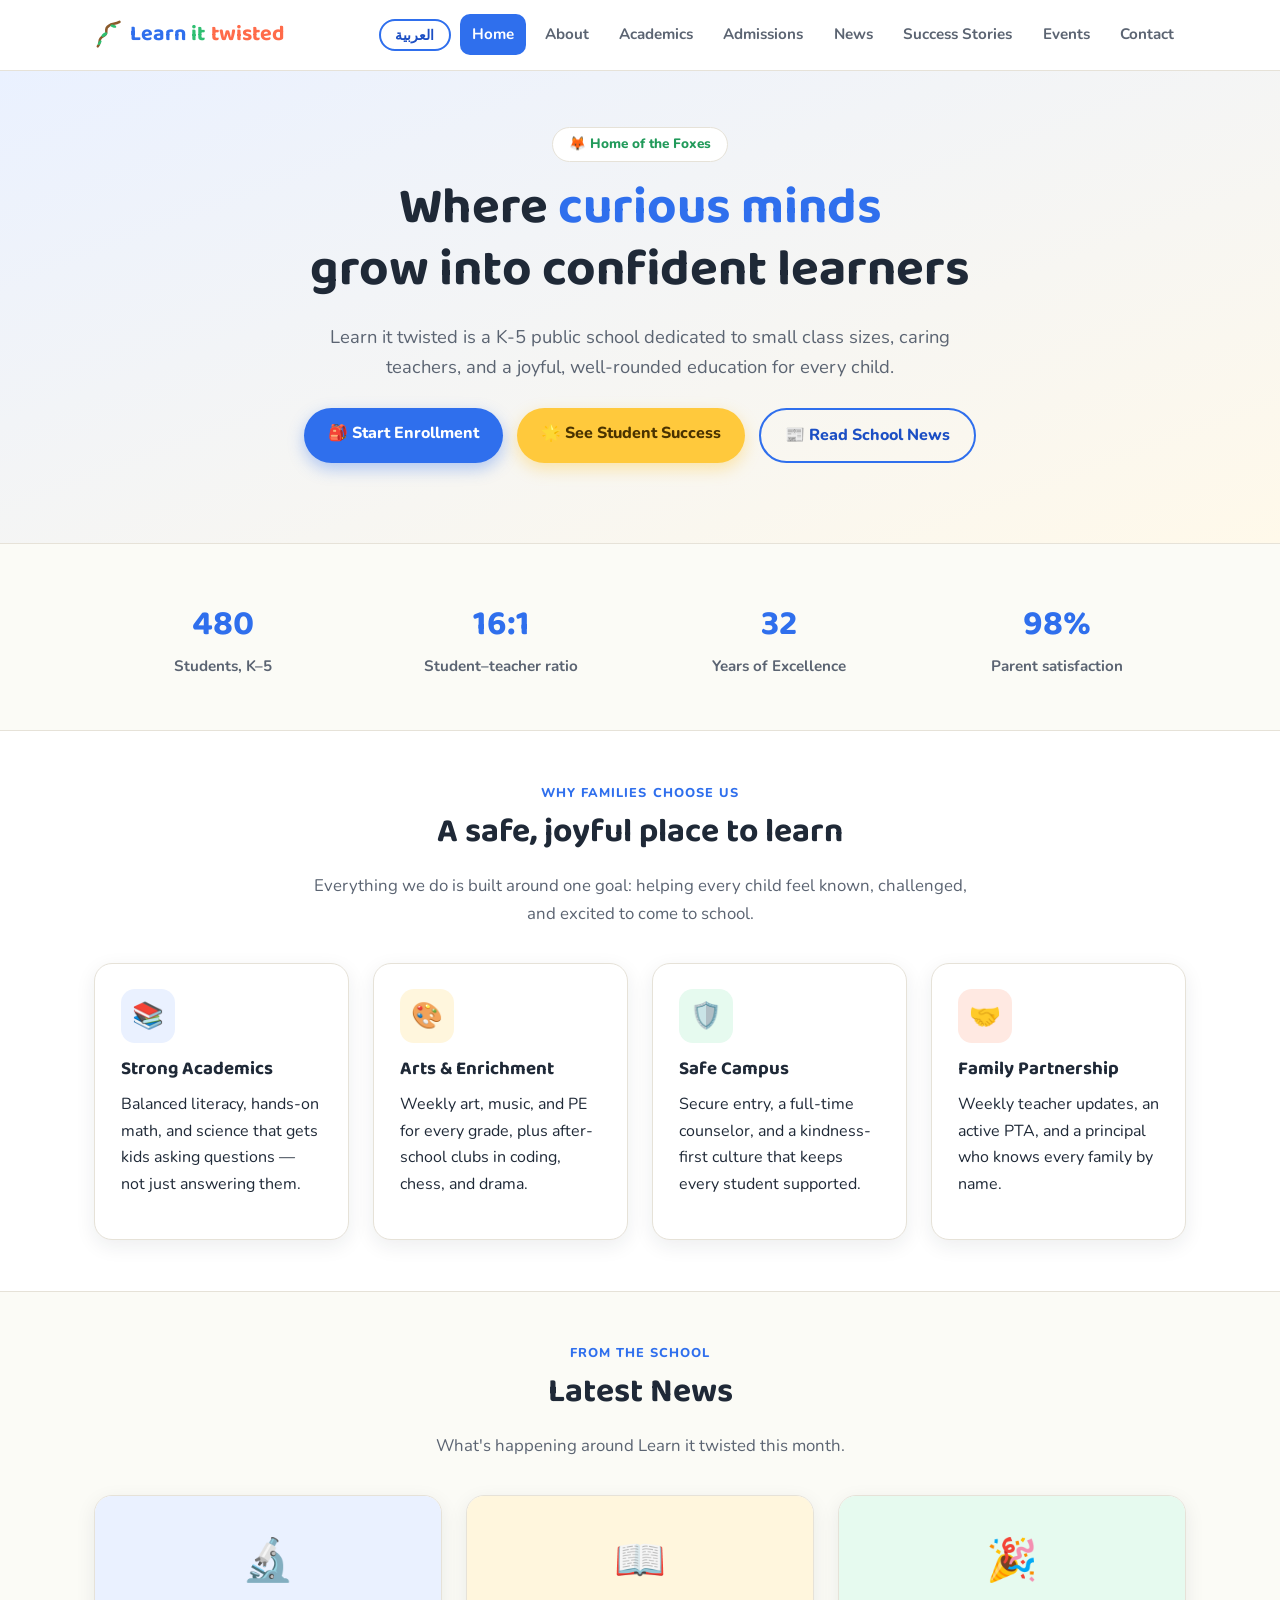
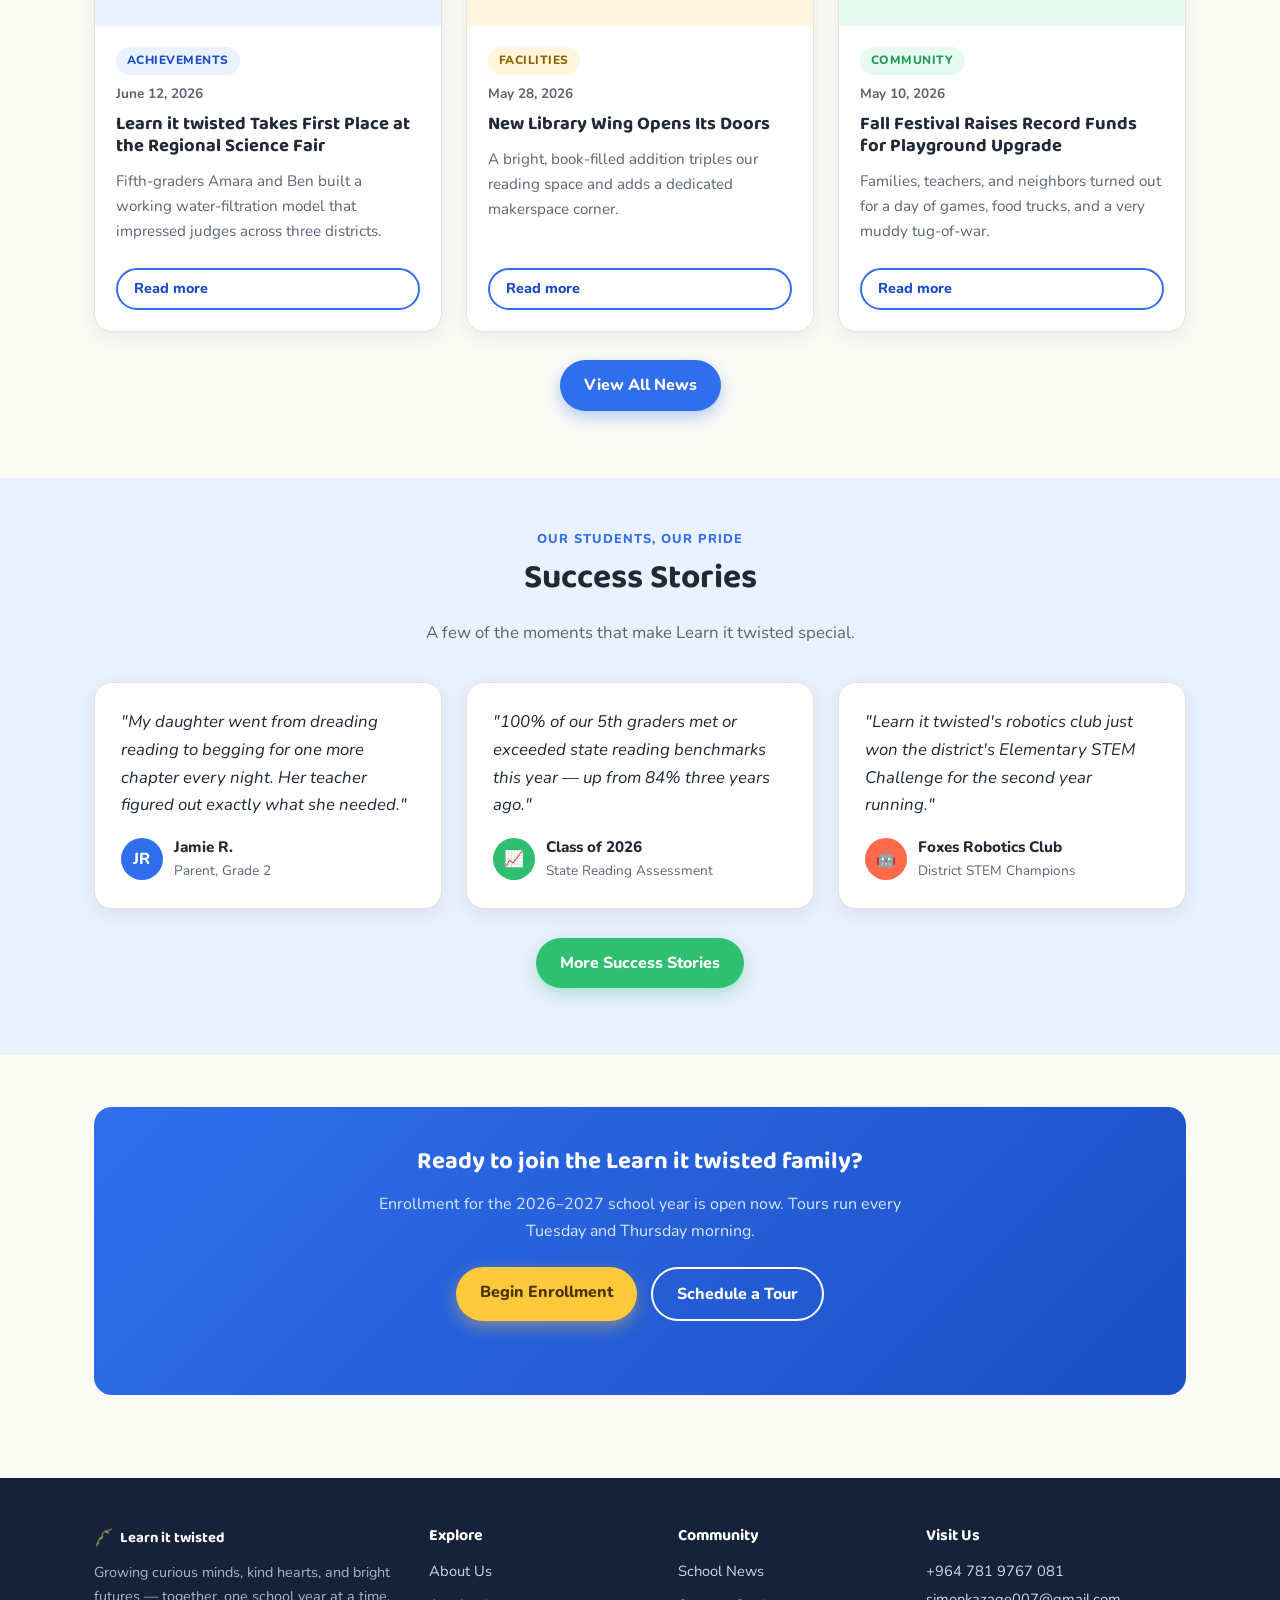
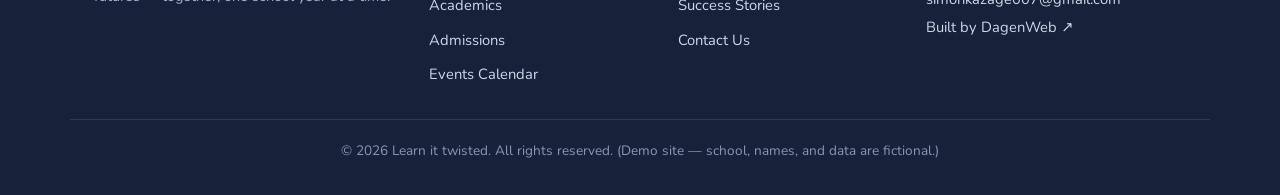
<file: index.html>
<!DOCTYPE html>
<html lang="en">
<head>
<meta charset="UTF-8">
<meta name="viewport" content="width=device-width, initial-scale=1.0">
<title>Learn it twisted</title>
<meta name="description" content="Learn it twisted — a warm, welcoming K-5 school. Explore academics, admissions, news, events, and student success stories.">
<link rel="icon" href="data:image/svg+xml,<svg xmlns=%22http://www.w3.org/2000/svg%22 viewBox=%220 0 32 32%22><path d=%22M4,28 C8,24 3,20 10,17 C17,14 9,10 16,6 C19,3 22,5 27,2%22 fill=%22none%22 stroke=%22%238b5a2b%22 stroke-width=%222.6%22 stroke-linecap=%22round%22/><ellipse cx=%2211%22 cy=%2215.5%22 rx=%223.4%22 ry=%221.7%22 fill=%22%232fbf71%22 transform=%22rotate(-35 11 15.5)%22/><ellipse cx=%2220.5%22 cy=%226.5%22 rx=%223.2%22 ry=%221.6%22 fill=%22%232fbf71%22 transform=%22rotate(15 20.5 6.5)%22/><ellipse cx=%226%22 cy=%2224%22 rx=%222.8%22 ry=%221.4%22 fill=%22%232fbf71%22 transform=%22rotate(-55 6 24)%22/></svg>">
<link rel="preconnect" href="https://fonts.googleapis.com">
<link rel="preconnect" href="https://fonts.gstatic.com" crossorigin>
<link href="https://fonts.googleapis.com/css2?family=Baloo+2:wght@500;600;700;800&family=Nunito:wght@400;600;700;800&family=Tajawal:wght@400;500;700;800&display=swap" rel="stylesheet">
<link rel="stylesheet" href="assets/css/style.css">
</head>
<body>
<header class="site-header">
    <div class="container header-inner">
        <a href="index.html" class="logo"><svg class="brand-icon" viewBox="0 0 32 32" aria-hidden="true"><path d="M4,28 C8,24 3,20 10,17 C17,14 9,10 16,6 C19,3 22,5 27,2" fill="none" stroke="#8b5a2b" stroke-width="2.6" stroke-linecap="round"/><ellipse cx="11" cy="15.5" rx="3.4" ry="1.7" fill="#2fbf71" transform="rotate(-35 11 15.5)"/><ellipse cx="20.5" cy="6.5" rx="3.2" ry="1.6" fill="#2fbf71" transform="rotate(15 20.5 6.5)"/><ellipse cx="6" cy="24" rx="2.8" ry="1.4" fill="#2fbf71" transform="rotate(-55 6 24)"/></svg> <span class="logo-m">Learn</span> <span class="logo-g">it</span> <span class="logo-e">twisted</span></a>
        <nav class="main-nav">
            <button class="lang-toggle" id="langToggle" type="button" aria-label="Switch language">العربية</button>
            <button class="nav-toggle" id="navToggle" aria-label="Toggle menu">☰</button>
            <ul id="navList">
                <li><a href="index.html" class="active" data-ar="الرئيسية">Home</a></li>
                <li><a href="about.html" data-ar="نبذة عنا">About</a></li>
                <li><a href="academics.html" data-ar="المناهج">Academics</a></li>
                <li><a href="admissions.html" data-ar="القبول">Admissions</a></li>
                <li><a href="news.html" data-ar="الأخبار">News</a></li>
                <li><a href="success.html" data-ar="قصص النجاح">Success Stories</a></li>
                <li><a href="events.html" data-ar="الفعاليات">Events</a></li>
                <li><a href="contact.html" data-ar="تواصل">Contact</a></li>
            </ul>
        </nav>
    </div>
</header>

<main>
<section class="hero">
    <div class="container hero-inner">
        <span class="hero-eyebrow" data-ar="🦊 موطن الثعالب">🦊 Home of the Foxes</span>
        <h1 data-ar-html="حيث &lt;span class=&#39;accent&#39;&gt;تنمو العقول الفضولية&lt;/span&gt;&lt;br&gt;لتصبح متعلمين واثقين">Where <span class="accent">curious minds</span><br>grow into confident learners</h1>
        <p class="hero-sub" data-ar="Learn it twisted مدرسة حكومية للمرحلة الابتدائية (من الروضة حتى الصف الخامس) تُعنى بصفوف صغيرة، ومعلمين مهتمين، وتعليم شامل وممتع لكل طفل.">Learn it twisted is a K-5 public school dedicated to small class sizes, caring teachers, and a joyful, well-rounded education for every child.</p>
        <div class="hero-actions">
            <a href="admissions.html" class="btn btn-blue" data-ar="🎒 ابدأ التسجيل">🎒 Start Enrollment</a>
            <a href="success.html" class="btn btn-yellow" data-ar="🌟 قصص نجاح الطلاب">🌟 See Student Success</a>
            <a href="news.html" class="btn btn-outline" data-ar="📰 اقرأ أخبار المدرسة">📰 Read School News</a>
        </div>
    </div>
</section>

<section class="section">
    <div class="container">
        <div class="stats-row">
            <div class="stat"><span class="stat-num">480</span><span class="stat-label" data-ar="طالبًا، من الروضة حتى الصف الخامس">Students, K–5</span></div>
            <div class="stat"><span class="stat-num">16:1</span><span class="stat-label" data-ar="نسبة الطلاب إلى المعلمين">Student–teacher ratio</span></div>
            <div class="stat"><span class="stat-num">32</span><span class="stat-label" data-ar="عامًا من التميّز">Years of Excellence</span></div>
            <div class="stat"><span class="stat-num">98%</span><span class="stat-label" data-ar="رضا أولياء الأمور">Parent satisfaction</span></div>
        </div>
    </div>
</section>

<section class="section section-alt">
    <div class="container">
        <div class="section-head">
            <span class="eyebrow" data-ar="لماذا تختارنا العائلات">Why families choose us</span>
            <h2 class="section-title" data-ar="مكان آمن وممتع للتعلّم">A safe, joyful place to learn</h2>
            <p class="section-sub" data-ar="كل ما نقوم به مبني حول هدف واحد: مساعدة كل طفل ليشعر بأنه معروف، ومتحدّى، ومتحمّس للذهاب إلى المدرسة.">Everything we do is built around one goal: helping every child feel known, challenged, and excited to come to school.</p>
        </div>
        <div class="grid grid-4">
            <div class="card">
                <div class="icon-badge bg-blue">📚</div>
                <h3 data-ar="مناهج قوية">Strong Academics</h3>
                <p data-ar="محو أمية متوازن، ورياضيات عملية، وعلوم تدفع الأطفال لطرح الأسئلة — لا الإجابة عنها فقط.">Balanced literacy, hands-on math, and science that gets kids asking questions — not just answering them.</p>
            </div>
            <div class="card">
                <div class="icon-badge bg-yellow">🎨</div>
                <h3 data-ar="الفنون والإثراء">Arts &amp; Enrichment</h3>
                <p data-ar="حصص أسبوعية في الفن والموسيقى والرياضة لكل صف، بالإضافة إلى أندية بعد المدرسة في البرمجة والشطرنج والمسرح.">Weekly art, music, and PE for every grade, plus after-school clubs in coding, chess, and drama.</p>
            </div>
            <div class="card">
                <div class="icon-badge bg-green">🛡️</div>
                <h3 data-ar="حرم آمن">Safe Campus</h3>
                <p data-ar="دخول آمن، ومرشد طلابي بدوام كامل، وثقافة تقوم على اللطف تدعم كل طالب.">Secure entry, a full-time counselor, and a kindness-first culture that keeps every student supported.</p>
            </div>
            <div class="card">
                <div class="icon-badge bg-orange">🤝</div>
                <h3 data-ar="شراكة الأسرة">Family Partnership</h3>
                <p data-ar="تحديثات أسبوعية من المعلمين، ورابطة أولياء أمور فاعلة، ومديرة تعرف كل عائلة باسمها.">Weekly teacher updates, an active PTA, and a principal who knows every family by name.</p>
            </div>
        </div>
    </div>
</section>

<section class="section">
    <div class="container">
        <div class="section-head">
            <span class="eyebrow" data-ar="من المدرسة">From the school</span>
            <h2 class="section-title" data-ar="آخر الأخبار">Latest News</h2>
            <p class="section-sub" data-ar="ما الذي يحدث في Learn it twisted هذا الشهر.">What's happening around Learn it twisted this month.</p>
        </div>
        <div class="grid grid-3">
            <div class="news-card">
                <div class="news-thumb bg-blue">🔬</div>
                <div class="news-card-body">
                    <span class="tag tag-blue" data-ar="إنجازات">Achievements</span>
                    <span class="news-date" data-ar="12 يونيو 2026">June 12, 2026</span>
                    <h3 data-ar="Learn it twisted تحصد المركز الأول في معرض العلوم الإقليمي">Learn it twisted Takes First Place at the Regional Science Fair</h3>
                    <p data-ar="طلاب الصف الخامس أمارا وبِن بنوا نموذجًا عاملًا لتنقية المياه أبهر الحكام من ثلاث مناطق تعليمية.">Fifth-graders Amara and Ben built a working water-filtration model that impressed judges across three districts.</p>
                    <a href="news/article-science-fair.html" class="btn btn-outline btn-sm" data-ar="اقرأ المزيد">Read more</a>
                </div>
            </div>
            <div class="news-card">
                <div class="news-thumb bg-yellow">📖</div>
                <div class="news-card-body">
                    <span class="tag tag-yellow" data-ar="المرافق">Facilities</span>
                    <span class="news-date" data-ar="28 مايو 2026">May 28, 2026</span>
                    <h3 data-ar="جناح المكتبة الجديد يفتح أبوابه">New Library Wing Opens Its Doors</h3>
                    <p data-ar="إضافة مشرقة ومليئة بالكتب تضاعف مساحة القراءة لدينا ثلاث مرات وتضيف ركن ابتكار مخصصًا.">A bright, book-filled addition triples our reading space and adds a dedicated makerspace corner.</p>
                    <a href="news/article-library-wing.html" class="btn btn-outline btn-sm" data-ar="اقرأ المزيد">Read more</a>
                </div>
            </div>
            <div class="news-card">
                <div class="news-thumb bg-green">🎉</div>
                <div class="news-card-body">
                    <span class="tag tag-green" data-ar="المجتمع">Community</span>
                    <span class="news-date" data-ar="10 مايو 2026">May 10, 2026</span>
                    <h3 data-ar="مهرجان الخريف يجمع أموالًا قياسية لتطوير الملعب">Fall Festival Raises Record Funds for Playground Upgrade</h3>
                    <p data-ar="حضرت العائلات والمعلمون والجيران يومًا حافلًا بالألعاب وشاحنات الطعام وشد الحبل الموحل جدًا.">Families, teachers, and neighbors turned out for a day of games, food trucks, and a very muddy tug-of-war.</p>
                    <a href="news/article-fall-festival.html" class="btn btn-outline btn-sm" data-ar="اقرأ المزيد">Read more</a>
                </div>
            </div>
        </div>
        <p class="text-center" style="margin-top:1.8rem;"><a href="news.html" class="btn btn-blue" data-ar="عرض جميع الأخبار">View All News</a></p>
    </div>
</section>

<section class="section section-tint">
    <div class="container">
        <div class="section-head">
            <span class="eyebrow" data-ar="طلابنا، فخرنا">Our students, our pride</span>
            <h2 class="section-title" data-ar="قصص النجاح">Success Stories</h2>
            <p class="section-sub" data-ar="بعض اللحظات التي تجعل Learn it twisted مميزة.">A few of the moments that make Learn it twisted special.</p>
        </div>
        <div class="grid grid-3">
            <div class="testimonial-card">
                <p class="testimonial-quote" data-ar="&quot;انتقلت ابنتي من كراهية القراءة إلى التوسل لقراءة فصل إضافي كل ليلة. معلمتها عرفت بالضبط ما كانت تحتاجه.&quot;">"My daughter went from dreading reading to begging for one more chapter every night. Her teacher figured out exactly what she needed."</p>
                <div class="testimonial-author">
                    <div class="avatar avatar-blue">JR</div>
                    <div>
                        <div class="testimonial-name" data-ar="جيمي ر.">Jamie R.</div>
                        <div class="testimonial-role" data-ar="ولي أمر، الصف الثاني">Parent, Grade 2</div>
                    </div>
                </div>
            </div>
            <div class="testimonial-card">
                <p class="testimonial-quote" data-ar="&quot;100% من طلاب الصف الخامس لدينا حققوا أو تجاوزوا معايير القراءة الحكومية هذا العام — ارتفاعًا من 84% قبل ثلاث سنوات.&quot;">"100% of our 5th graders met or exceeded state reading benchmarks this year — up from 84% three years ago."</p>
                <div class="testimonial-author">
                    <div class="avatar avatar-green">📈</div>
                    <div>
                        <div class="testimonial-name" data-ar="دفعة 2026">Class of 2026</div>
                        <div class="testimonial-role" data-ar="تقييم القراءة الحكومي">State Reading Assessment</div>
                    </div>
                </div>
            </div>
            <div class="testimonial-card">
                <p class="testimonial-quote" data-ar="&quot;نادي الروبوتات في Learn it twisted فاز للتو بتحدي العلوم والتقنية للمرحلة الابتدائية على مستوى المنطقة، للعام الثاني على التوالي.&quot;">"Learn it twisted's robotics club just won the district's Elementary STEM Challenge for the second year running."</p>
                <div class="testimonial-author">
                    <div class="avatar avatar-orange">🤖</div>
                    <div>
                        <div class="testimonial-name" data-ar="نادي روبوتات الثعالب">Foxes Robotics Club</div>
                        <div class="testimonial-role" data-ar="أبطال العلوم والتقنية على مستوى المنطقة">District STEM Champions</div>
                    </div>
                </div>
            </div>
        </div>
        <p class="text-center" style="margin-top:1.8rem;"><a href="success.html" class="btn btn-green" data-ar="المزيد من قصص النجاح">More Success Stories</a></p>
    </div>
</section>

<section class="section">
    <div class="container">
        <div class="cta-banner">
            <h2 data-ar="مستعدون للانضمام إلى عائلة Learn it twisted؟">Ready to join the Learn it twisted family?</h2>
            <p data-ar="التسجيل للعام الدراسي 2026–2027 مفتوح الآن. الجولات التعريفية كل ثلاثاء وخميس صباحًا.">Enrollment for the 2026–2027 school year is open now. Tours run every Tuesday and Thursday morning.</p>
            <div class="hero-actions">
                <a href="admissions.html" class="btn btn-yellow" data-ar="ابدأ التسجيل">Begin Enrollment</a>
                <a href="contact.html" class="btn btn-outline" style="color:#fff;border-color:#fff;" data-ar="حدد موعد جولة">Schedule a Tour</a>
            </div>
        </div>
    </div>
</section>
</main>

<footer class="site-footer">
    <div class="container footer-grid">
        <div class="footer-col footer-about">
            <a href="index.html" class="logo"><svg class="brand-icon" viewBox="0 0 32 32" aria-hidden="true"><path d="M4,28 C8,24 3,20 10,17 C17,14 9,10 16,6 C19,3 22,5 27,2" fill="none" stroke="#8b5a2b" stroke-width="2.6" stroke-linecap="round"/><ellipse cx="11" cy="15.5" rx="3.4" ry="1.7" fill="#2fbf71" transform="rotate(-35 11 15.5)"/><ellipse cx="20.5" cy="6.5" rx="3.2" ry="1.6" fill="#2fbf71" transform="rotate(15 20.5 6.5)"/><ellipse cx="6" cy="24" rx="2.8" ry="1.4" fill="#2fbf71" transform="rotate(-55 6 24)"/></svg> Learn it twisted</a>
            <p data-ar="ننمّي عقولًا فضولية، وقلوبًا طيبة، ومستقبلًا مشرقًا — معًا، عامًا دراسيًا تلو الآخر.">Growing curious minds, kind hearts, and bright futures — together, one school year at a time.</p>
        </div>
        <div class="footer-col">
            <h4 data-ar="استكشف">Explore</h4>
            <ul>
                <li><a href="about.html" data-ar="نبذة عنا">About Us</a></li>
                <li><a href="academics.html" data-ar="المناهج">Academics</a></li>
                <li><a href="admissions.html" data-ar="القبول">Admissions</a></li>
                <li><a href="events.html" data-ar="تقويم الفعاليات">Events Calendar</a></li>
            </ul>
        </div>
        <div class="footer-col">
            <h4 data-ar="المجتمع">Community</h4>
            <ul>
                <li><a href="news.html" data-ar="أخبار المدرسة">School News</a></li>
                <li><a href="success.html" data-ar="قصص النجاح">Success Stories</a></li>
                <li><a href="contact.html" data-ar="تواصل معنا">Contact Us</a></li>
            </ul>
        </div>
        <div class="footer-col">
            <h4 data-ar="تواصل">Visit Us</h4>
            <address>
                <a href="tel:+9647819767081">+964 781 9767 081</a><br>
                <a href="mailto:simonkazage007@gmail.com">simonkazage007@gmail.com</a><br>
                <a href="https://simon-dagenhart.github.io/DagenWeb/" target="_blank" rel="noopener noreferrer" data-ar="بُني بواسطة DagenWeb &#8599;">Built by DagenWeb &#8599;</a>
            </address>
        </div>
    </div>
    <div class="container footer-bottom">
        <p>&copy; <span id="year"></span> Learn it twisted. <span data-ar="جميع الحقوق محفوظة. (موقع تجريبي — اسم المدرسة والبيانات وهمية.)">All rights reserved. (Demo site — school, names, and data are fictional.)</span></p>
    </div>
</footer>
<script src="assets/js/main.js"></script>
</body>
</html>
</file>
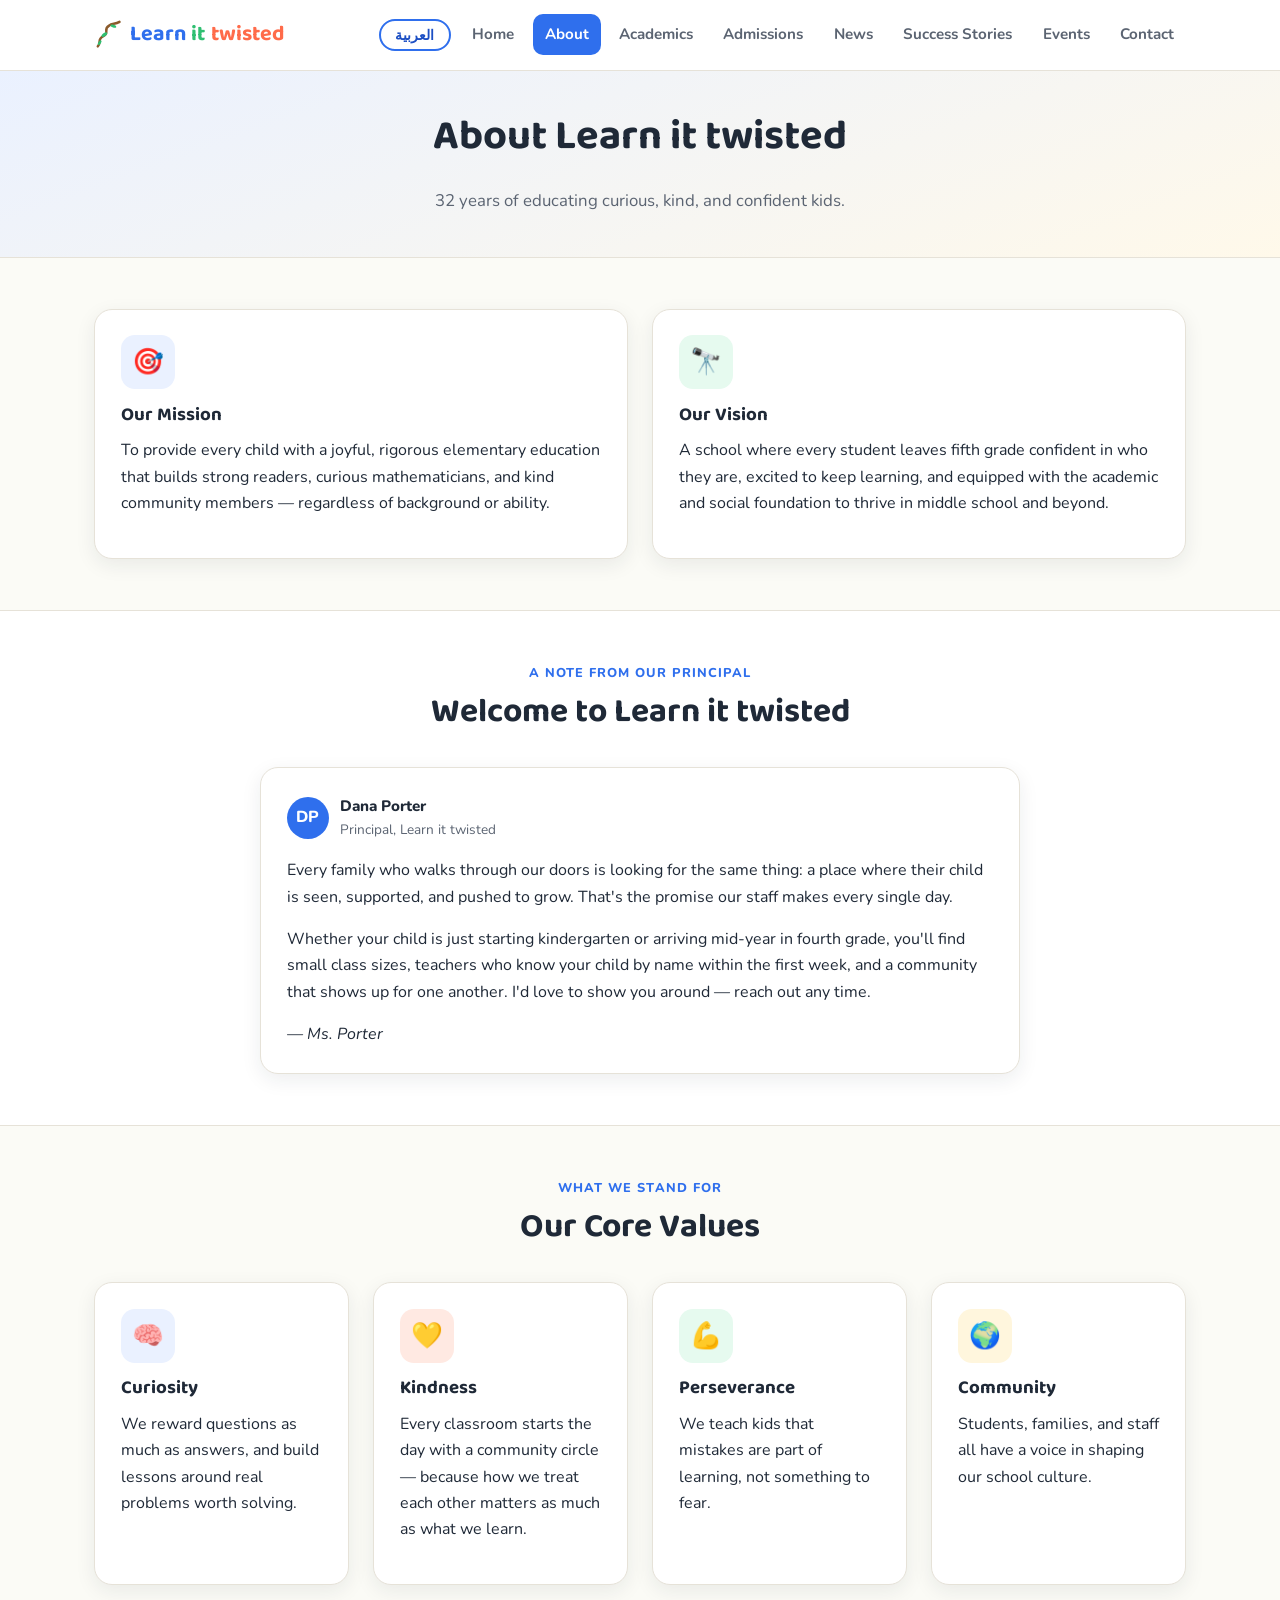
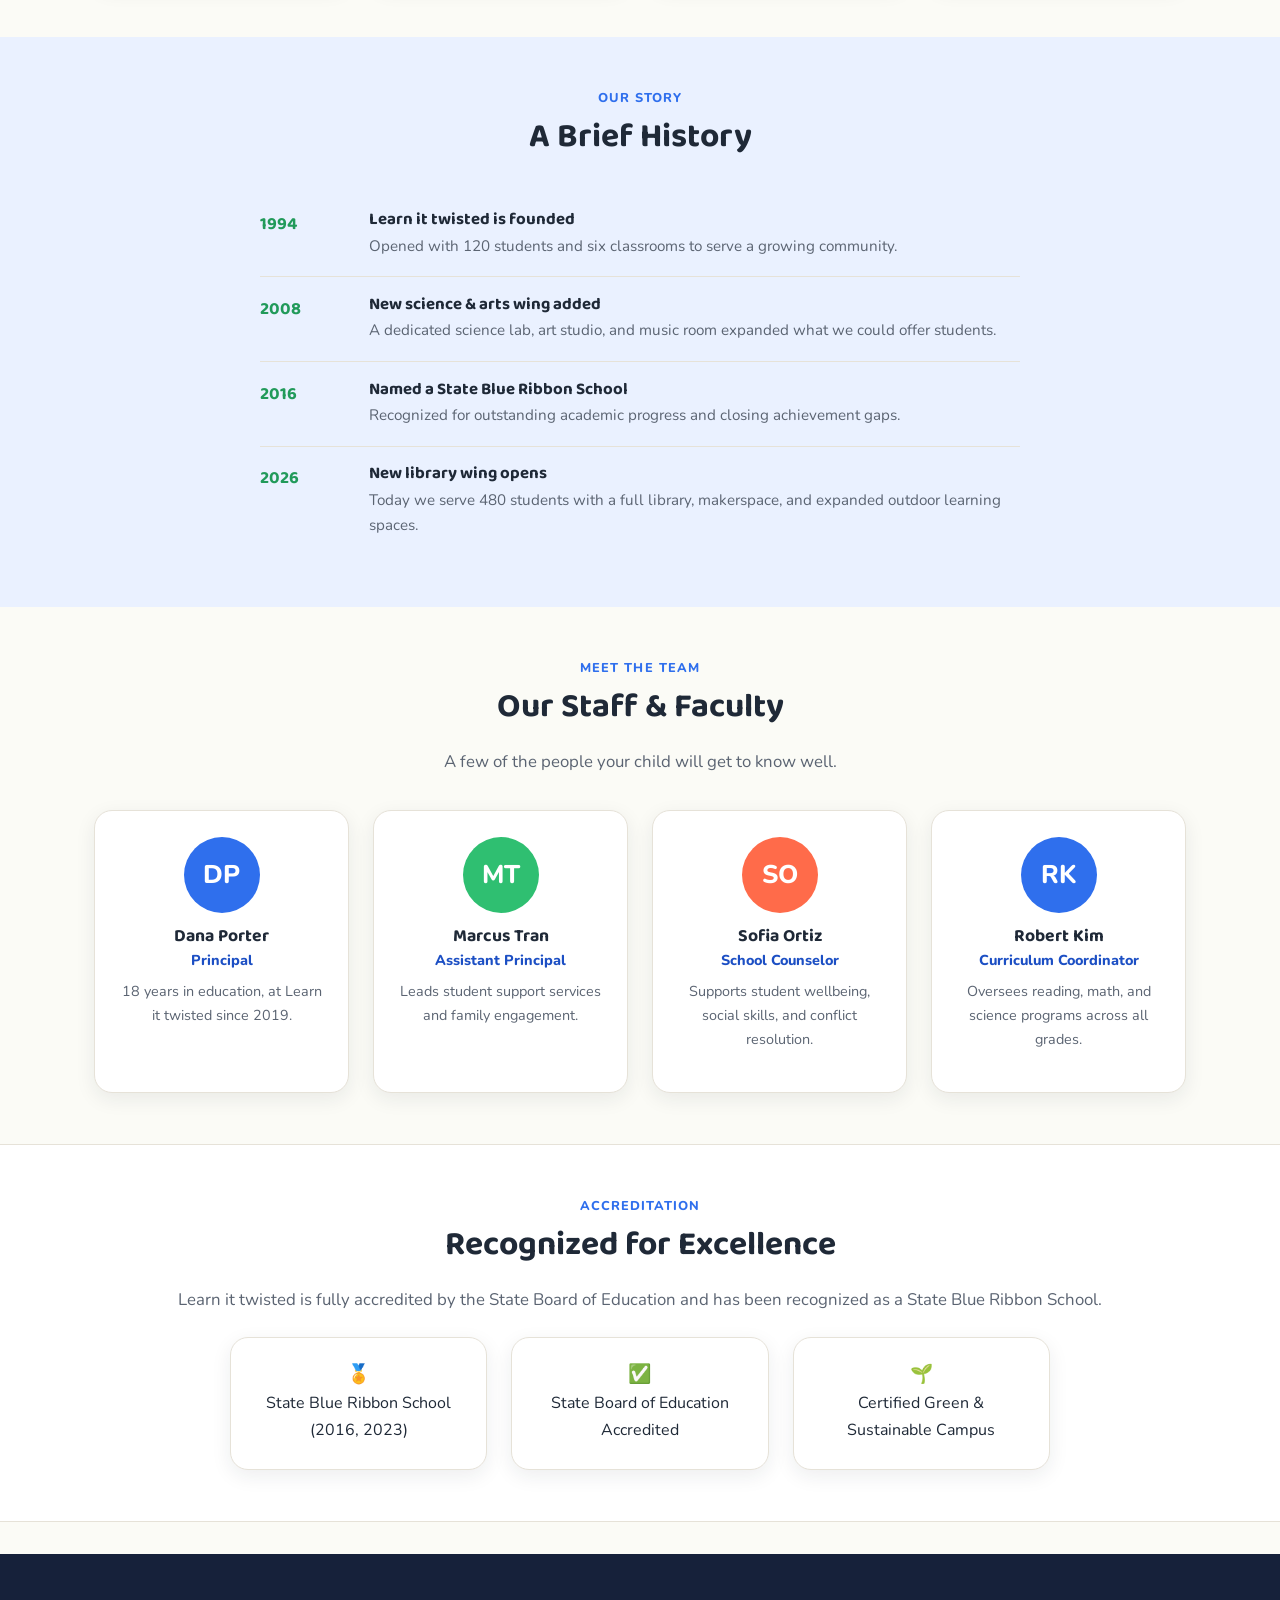
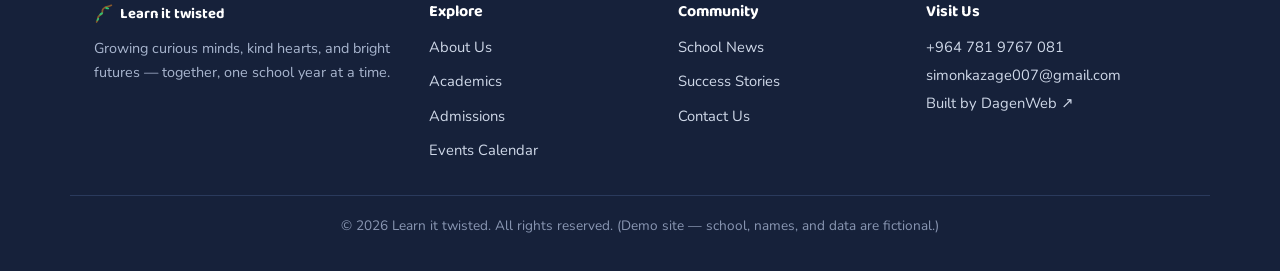
<file: about.html>
<!DOCTYPE html>
<html lang="en">
<head>
<meta charset="UTF-8">
<meta name="viewport" content="width=device-width, initial-scale=1.0">
<title>About Us — Learn it twisted</title>
<meta name="description" content="Learn about Learn it twisted's mission, history, values, and the staff who make it a great place to learn.">
<link rel="icon" href="data:image/svg+xml,<svg xmlns=%22http://www.w3.org/2000/svg%22 viewBox=%220 0 32 32%22><path d=%22M4,28 C8,24 3,20 10,17 C17,14 9,10 16,6 C19,3 22,5 27,2%22 fill=%22none%22 stroke=%22%238b5a2b%22 stroke-width=%222.6%22 stroke-linecap=%22round%22/><ellipse cx=%2211%22 cy=%2215.5%22 rx=%223.4%22 ry=%221.7%22 fill=%22%232fbf71%22 transform=%22rotate(-35 11 15.5)%22/><ellipse cx=%2220.5%22 cy=%226.5%22 rx=%223.2%22 ry=%221.6%22 fill=%22%232fbf71%22 transform=%22rotate(15 20.5 6.5)%22/><ellipse cx=%226%22 cy=%2224%22 rx=%222.8%22 ry=%221.4%22 fill=%22%232fbf71%22 transform=%22rotate(-55 6 24)%22/></svg>">
<link rel="preconnect" href="https://fonts.googleapis.com">
<link rel="preconnect" href="https://fonts.gstatic.com" crossorigin>
<link href="https://fonts.googleapis.com/css2?family=Baloo+2:wght@500;600;700;800&family=Nunito:wght@400;600;700;800&family=Tajawal:wght@400;500;700;800&display=swap" rel="stylesheet">
<link rel="stylesheet" href="assets/css/style.css">
</head>
<body>
<header class="site-header">
    <div class="container header-inner">
        <a href="index.html" class="logo"><svg class="brand-icon" viewBox="0 0 32 32" aria-hidden="true"><path d="M4,28 C8,24 3,20 10,17 C17,14 9,10 16,6 C19,3 22,5 27,2" fill="none" stroke="#8b5a2b" stroke-width="2.6" stroke-linecap="round"/><ellipse cx="11" cy="15.5" rx="3.4" ry="1.7" fill="#2fbf71" transform="rotate(-35 11 15.5)"/><ellipse cx="20.5" cy="6.5" rx="3.2" ry="1.6" fill="#2fbf71" transform="rotate(15 20.5 6.5)"/><ellipse cx="6" cy="24" rx="2.8" ry="1.4" fill="#2fbf71" transform="rotate(-55 6 24)"/></svg> <span class="logo-m">Learn</span> <span class="logo-g">it</span> <span class="logo-e">twisted</span></a>
        <nav class="main-nav">
            <button class="lang-toggle" id="langToggle" type="button" aria-label="Switch language">العربية</button>
            <button class="nav-toggle" id="navToggle" aria-label="Toggle menu">☰</button>
            <ul id="navList">
                <li><a href="index.html" data-ar="الرئيسية">Home</a></li>
                <li><a href="about.html" class="active" data-ar="نبذة عنا">About</a></li>
                <li><a href="academics.html" data-ar="المناهج">Academics</a></li>
                <li><a href="admissions.html" data-ar="القبول">Admissions</a></li>
                <li><a href="news.html" data-ar="الأخبار">News</a></li>
                <li><a href="success.html" data-ar="قصص النجاح">Success Stories</a></li>
                <li><a href="events.html" data-ar="الفعاليات">Events</a></li>
                <li><a href="contact.html" data-ar="تواصل">Contact</a></li>
            </ul>
        </nav>
    </div>
</header>

<main>
<section class="page-hero">
    <div class="container">
        <h1 data-ar="نبذة عن Learn it twisted">About Learn it twisted</h1>
        <p data-ar="32 عامًا من تعليم أطفال فضوليين، لطفاء، وواثقين.">32 years of educating curious, kind, and confident kids.</p>
    </div>
</section>

<section class="section">
    <div class="container">
        <div class="grid grid-2">
            <div class="card">
                <div class="icon-badge bg-blue">🎯</div>
                <h3 data-ar="رسالتنا">Our Mission</h3>
                <p data-ar="تزويد كل طفل بتعليم ابتدائي ممتع وجاد يبني قراءً أقوياء، ورياضيين فضوليين، وأفرادًا لطفاء في المجتمع — بغض النظر عن الخلفية أو القدرة.">To provide every child with a joyful, rigorous elementary education that builds strong readers, curious mathematicians, and kind community members — regardless of background or ability.</p>
            </div>
            <div class="card">
                <div class="icon-badge bg-green">🔭</div>
                <h3 data-ar="رؤيتنا">Our Vision</h3>
                <p data-ar="مدرسة يغادر فيها كل طالب الصف الخامس واثقًا بذاته، ومتحمسًا لمواصلة التعلّم، ومزودًا بالأساس الأكاديمي والاجتماعي للنجاح في المرحلة المتوسطة وما بعدها.">A school where every student leaves fifth grade confident in who they are, excited to keep learning, and equipped with the academic and social foundation to thrive in middle school and beyond.</p>
            </div>
        </div>
    </div>
</section>

<section class="section section-alt">
    <div class="container">
        <div class="section-head">
            <span class="eyebrow" data-ar="كلمة من مديرتنا">A note from our principal</span>
            <h2 class="section-title" data-ar="مرحبًا بكم في Learn it twisted">Welcome to Learn it twisted</h2>
        </div>
        <div class="card" style="max-width:760px;margin:0 auto;">
            <div class="testimonial-author" style="margin-bottom:1rem;">
                <div class="avatar avatar-blue">DP</div>
                <div>
                    <div class="testimonial-name">Dana Porter</div>
                    <div class="testimonial-role" data-ar="مديرة، Learn it twisted">Principal, Learn it twisted</div>
                </div>
            </div>
            <p data-ar="كل عائلة تعبر أبوابنا تبحث عن الشيء نفسه: مكان يُرى فيه طفلها، ويُدعم، ويُشجَّع على النمو. هذا هو الوعد الذي يقدمه طاقمنا كل يوم.">Every family who walks through our doors is looking for the same thing: a place where their child is seen, supported, and pushed to grow. That's the promise our staff makes every single day.</p>
            <p data-ar="سواء كان طفلك بدأ الروضة للتو أو انضم في منتصف العام في الصف الرابع، ستجد صفوفًا صغيرة، ومعلمين يعرفون اسم طفلك خلال الأسبوع الأول، ومجتمعًا يسانده الجميع. يسعدني أن أريكم المدرسة — تواصلوا معي في أي وقت.">Whether your child is just starting kindergarten or arriving mid-year in fourth grade, you'll find small class sizes, teachers who know your child by name within the first week, and a community that shows up for one another. I'd love to show you around — reach out any time.</p>
            <p style="margin-bottom:0;"><em data-ar="— السيدة بورتر">— Ms. Porter</em></p>
        </div>
    </div>
</section>

<section class="section">
    <div class="container">
        <div class="section-head">
            <span class="eyebrow" data-ar="ما نؤمن به">What we stand for</span>
            <h2 class="section-title" data-ar="قيمنا الأساسية">Our Core Values</h2>
        </div>
        <div class="grid grid-4">
            <div class="card">
                <div class="icon-badge bg-blue">🧠</div>
                <h3 data-ar="الفضول">Curiosity</h3>
                <p data-ar="نكافئ الأسئلة بقدر الإجابات، ونبني الدروس حول مشكلات حقيقية تستحق الحل.">We reward questions as much as answers, and build lessons around real problems worth solving.</p>
            </div>
            <div class="card">
                <div class="icon-badge bg-orange">💛</div>
                <h3 data-ar="اللطف">Kindness</h3>
                <p data-ar="كل صف يبدأ يومه بحلقة مجتمعية — لأن طريقة تعاملنا مع بعضنا لا تقل أهمية عمّا نتعلمه.">Every classroom starts the day with a community circle — because how we treat each other matters as much as what we learn.</p>
            </div>
            <div class="card">
                <div class="icon-badge bg-green">💪</div>
                <h3 data-ar="المثابرة">Perseverance</h3>
                <p data-ar="نعلّم الأطفال أن الأخطاء جزء من التعلّم، وليست شيئًا يُخشى منه.">We teach kids that mistakes are part of learning, not something to fear.</p>
            </div>
            <div class="card">
                <div class="icon-badge bg-yellow">🌍</div>
                <h3 data-ar="المجتمع">Community</h3>
                <p data-ar="للطلاب والعائلات والطاقم جميعًا صوت في تشكيل ثقافة مدرستنا.">Students, families, and staff all have a voice in shaping our school culture.</p>
            </div>
        </div>
    </div>
</section>

<section class="section section-tint">
    <div class="container">
        <div class="section-head">
            <span class="eyebrow" data-ar="قصتنا">Our story</span>
            <h2 class="section-title" data-ar="لمحة تاريخية">A Brief History</h2>
        </div>
        <ol class="timeline" style="max-width:760px;margin:0 auto;">
            <li>
                <span class="timeline-year">1994</span>
                <div>
                    <h4 data-ar="تأسيس Learn it twisted">Learn it twisted is founded</h4>
                    <p data-ar="افتُتحت بـ 120 طالبًا وستة صفوف لخدمة مجتمع متنامٍ.">Opened with 120 students and six classrooms to serve a growing community.</p>
                </div>
            </li>
            <li>
                <span class="timeline-year">2008</span>
                <div>
                    <h4 data-ar="إضافة جناح جديد للعلوم والفنون">New science &amp; arts wing added</h4>
                    <p data-ar="مختبر علوم مخصص، واستوديو فني، وغرفة موسيقى وسّعت ما يمكننا تقديمه للطلاب.">A dedicated science lab, art studio, and music room expanded what we could offer students.</p>
                </div>
            </li>
            <li>
                <span class="timeline-year">2016</span>
                <div>
                    <h4 data-ar="تسمّيت كمدرسة الشريط الأزرق الحكومية">Named a State Blue Ribbon School</h4>
                    <p data-ar="حصلت على تقدير للتقدم الأكاديمي المتميز وسد فجوات التحصيل.">Recognized for outstanding academic progress and closing achievement gaps.</p>
                </div>
            </li>
            <li>
                <span class="timeline-year">2026</span>
                <div>
                    <h4 data-ar="افتتاح جناح المكتبة الجديد">New library wing opens</h4>
                    <p data-ar="نخدم اليوم 480 طالبًا بمكتبة كاملة، وركن ابتكار، ومساحات تعلّم خارجية موسّعة.">Today we serve 480 students with a full library, makerspace, and expanded outdoor learning spaces.</p>
                </div>
            </li>
        </ol>
    </div>
</section>

<section class="section">
    <div class="container">
        <div class="section-head">
            <span class="eyebrow" data-ar="تعرّف على الفريق">Meet the team</span>
            <h2 class="section-title" data-ar="طاقمنا التعليمي والإداري">Our Staff &amp; Faculty</h2>
            <p class="section-sub" data-ar="بعض الأشخاص الذين سيتعرف عليهم طفلك جيدًا.">A few of the people your child will get to know well.</p>
        </div>
        <div class="grid grid-4">
            <div class="card staff-card">
                <div class="avatar avatar-blue">DP</div>
                <h3>Dana Porter</h3>
                <div class="staff-role" data-ar="مديرة">Principal</div>
                <p data-ar="18 عامًا في مجال التعليم، في Learn it twisted منذ 2019.">18 years in education, at Learn it twisted since 2019.</p>
            </div>
            <div class="card staff-card">
                <div class="avatar avatar-green">MT</div>
                <h3>Marcus Tran</h3>
                <div class="staff-role" data-ar="نائب المدير">Assistant Principal</div>
                <p data-ar="يقود خدمات دعم الطلاب والتواصل مع العائلات.">Leads student support services and family engagement.</p>
            </div>
            <div class="card staff-card">
                <div class="avatar avatar-orange">SO</div>
                <h3>Sofia Ortiz</h3>
                <div class="staff-role" data-ar="المرشدة الطلابية">School Counselor</div>
                <p data-ar="تدعم رفاهية الطلاب، والمهارات الاجتماعية، وحل النزاعات.">Supports student wellbeing, social skills, and conflict resolution.</p>
            </div>
            <div class="card staff-card">
                <div class="avatar avatar-blue">RK</div>
                <h3>Robert Kim</h3>
                <div class="staff-role" data-ar="منسّق المناهج">Curriculum Coordinator</div>
                <p data-ar="يشرف على برامج القراءة والرياضيات والعلوم في جميع الصفوف.">Oversees reading, math, and science programs across all grades.</p>
            </div>
        </div>
    </div>
</section>

<section class="section section-alt">
    <div class="container text-center">
        <span class="eyebrow" data-ar="الاعتماد الأكاديمي">Accreditation</span>
        <h2 class="section-title" data-ar="معترَف بها للتميّز">Recognized for Excellence</h2>
        <p class="section-sub" style="margin-bottom:1.5rem;" data-ar="Learn it twisted معتمدة بالكامل من مجلس التعليم الحكومي، وحاصلة على تقدير مدرسة الشريط الأزرق الحكومية.">Learn it twisted is fully accredited by the State Board of Education and has been recognized as a State Blue Ribbon School.</p>
        <div class="grid grid-3" style="max-width:820px;margin:0 auto;">
            <div class="card"><h3 style="margin-bottom:0.2em;">🏅</h3><p style="margin:0;" data-ar="مدرسة الشريط الأزرق الحكومية (2016، 2023)">State Blue Ribbon School (2016, 2023)</p></div>
            <div class="card"><h3 style="margin-bottom:0.2em;">✅</h3><p style="margin:0;" data-ar="معتمدة من مجلس التعليم الحكومي">State Board of Education Accredited</p></div>
            <div class="card"><h3 style="margin-bottom:0.2em;">🌱</h3><p style="margin:0;" data-ar="حرم معتمد أخضر ومستدام">Certified Green &amp; Sustainable Campus</p></div>
        </div>
    </div>
</section>
</main>

<footer class="site-footer">
    <div class="container footer-grid">
        <div class="footer-col footer-about">
            <a href="index.html" class="logo"><svg class="brand-icon" viewBox="0 0 32 32" aria-hidden="true"><path d="M4,28 C8,24 3,20 10,17 C17,14 9,10 16,6 C19,3 22,5 27,2" fill="none" stroke="#8b5a2b" stroke-width="2.6" stroke-linecap="round"/><ellipse cx="11" cy="15.5" rx="3.4" ry="1.7" fill="#2fbf71" transform="rotate(-35 11 15.5)"/><ellipse cx="20.5" cy="6.5" rx="3.2" ry="1.6" fill="#2fbf71" transform="rotate(15 20.5 6.5)"/><ellipse cx="6" cy="24" rx="2.8" ry="1.4" fill="#2fbf71" transform="rotate(-55 6 24)"/></svg> Learn it twisted</a>
            <p data-ar="ننمّي عقولًا فضولية، وقلوبًا طيبة، ومستقبلًا مشرقًا — معًا، عامًا دراسيًا تلو الآخر.">Growing curious minds, kind hearts, and bright futures — together, one school year at a time.</p>
        </div>
        <div class="footer-col">
            <h4 data-ar="استكشف">Explore</h4>
            <ul>
                <li><a href="about.html" data-ar="نبذة عنا">About Us</a></li>
                <li><a href="academics.html" data-ar="المناهج">Academics</a></li>
                <li><a href="admissions.html" data-ar="القبول">Admissions</a></li>
                <li><a href="events.html" data-ar="تقويم الفعاليات">Events Calendar</a></li>
            </ul>
        </div>
        <div class="footer-col">
            <h4 data-ar="المجتمع">Community</h4>
            <ul>
                <li><a href="news.html" data-ar="أخبار المدرسة">School News</a></li>
                <li><a href="success.html" data-ar="قصص النجاح">Success Stories</a></li>
                <li><a href="contact.html" data-ar="تواصل معنا">Contact Us</a></li>
            </ul>
        </div>
        <div class="footer-col">
            <h4 data-ar="تواصل">Visit Us</h4>
            <address>
                <a href="tel:+9647819767081">+964 781 9767 081</a><br>
                <a href="mailto:simonkazage007@gmail.com">simonkazage007@gmail.com</a><br>
                <a href="https://simon-dagenhart.github.io/DagenWeb/" target="_blank" rel="noopener noreferrer" data-ar="بُني بواسطة DagenWeb &#8599;">Built by DagenWeb &#8599;</a>
            </address>
        </div>
    </div>
    <div class="container footer-bottom">
        <p>&copy; <span id="year"></span> Learn it twisted. <span data-ar="جميع الحقوق محفوظة. (موقع تجريبي — اسم المدرسة والبيانات وهمية.)">All rights reserved. (Demo site — school, names, and data are fictional.)</span></p>
    </div>
</footer>
<script src="assets/js/main.js"></script>
</body>
</html>
</file>
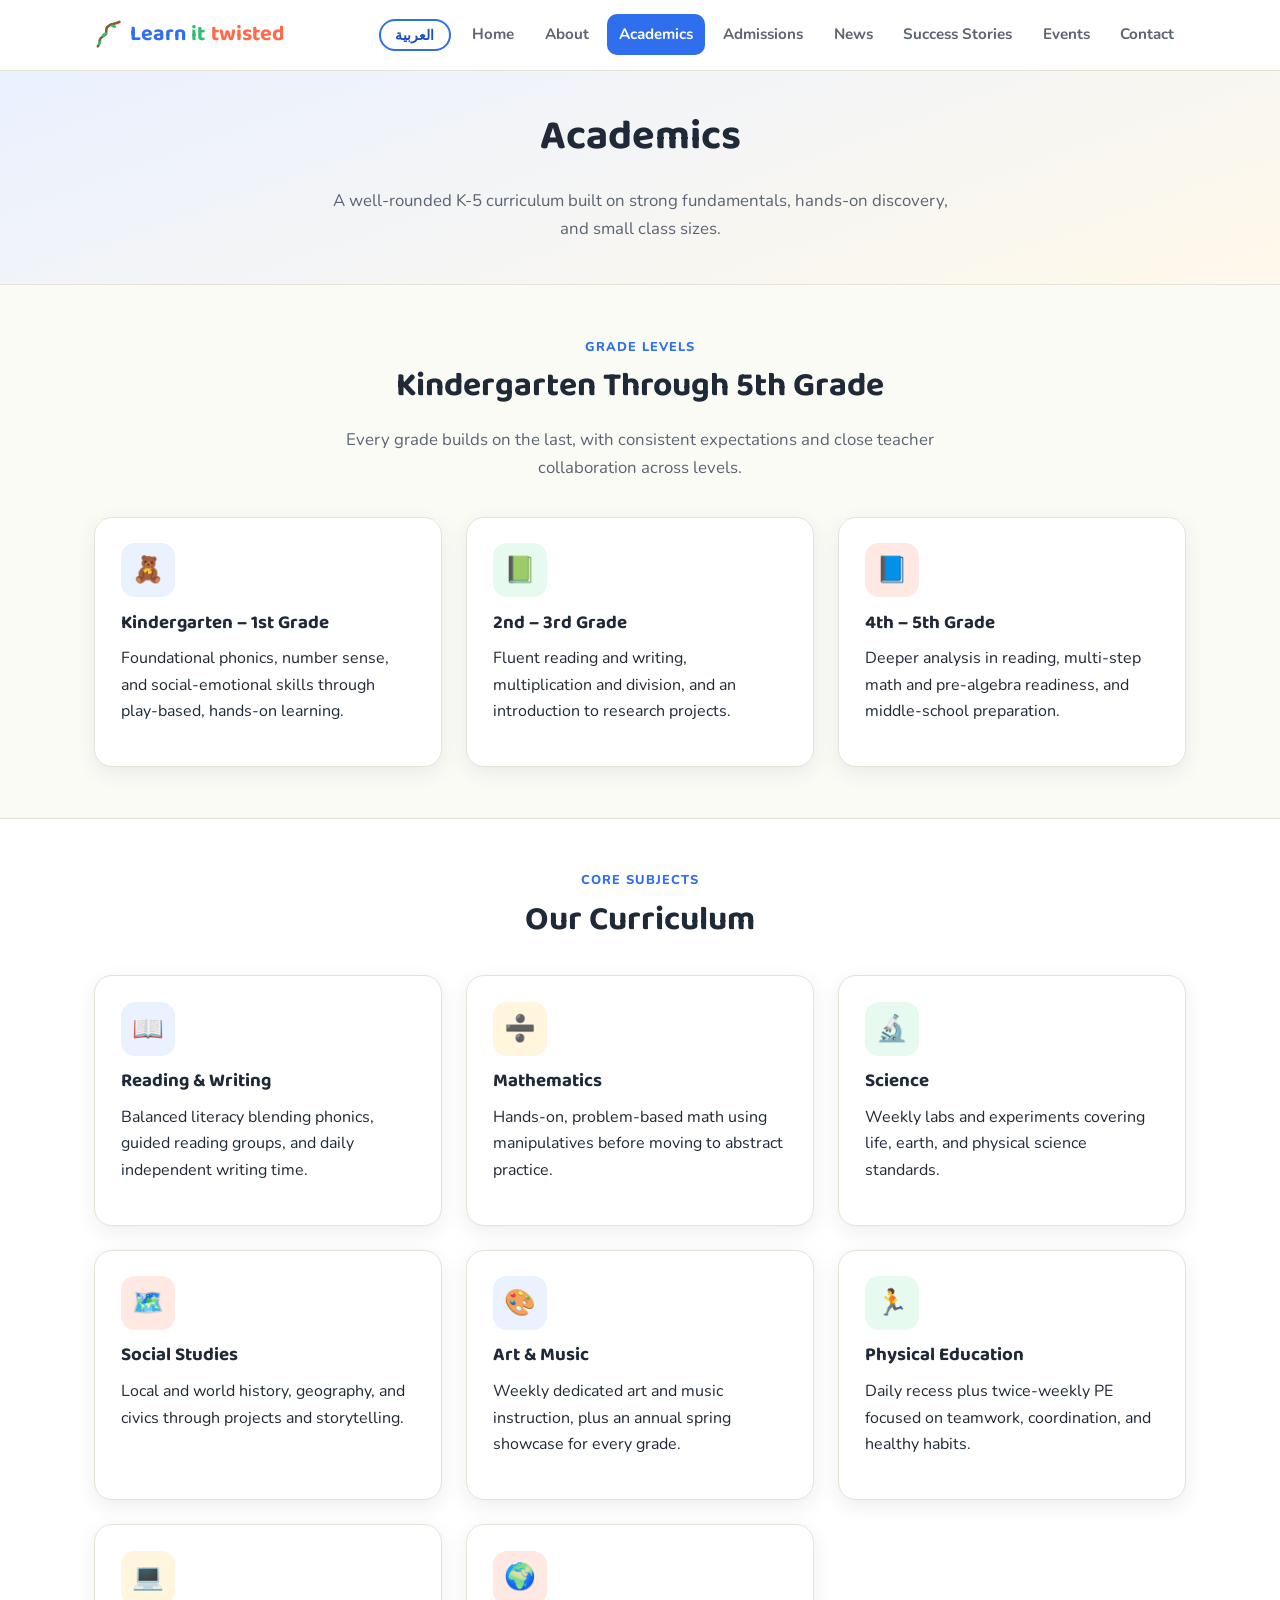
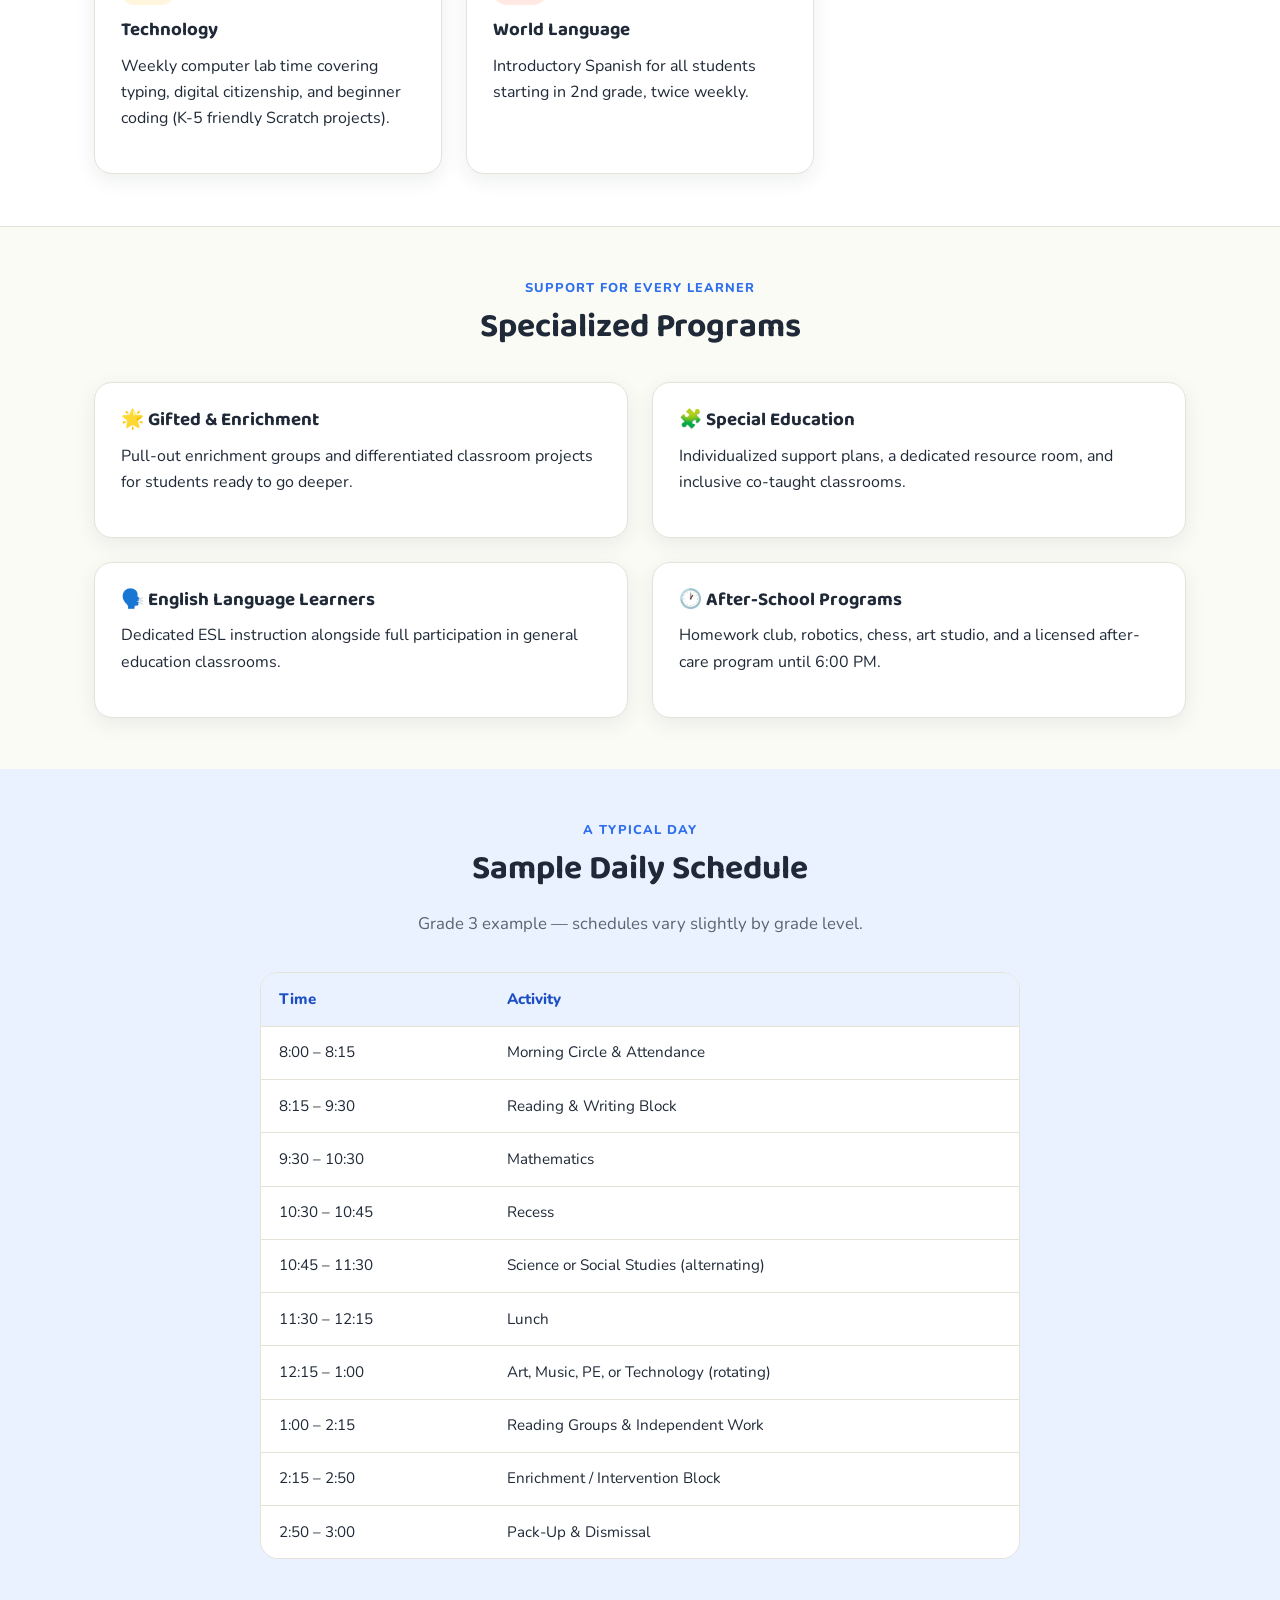
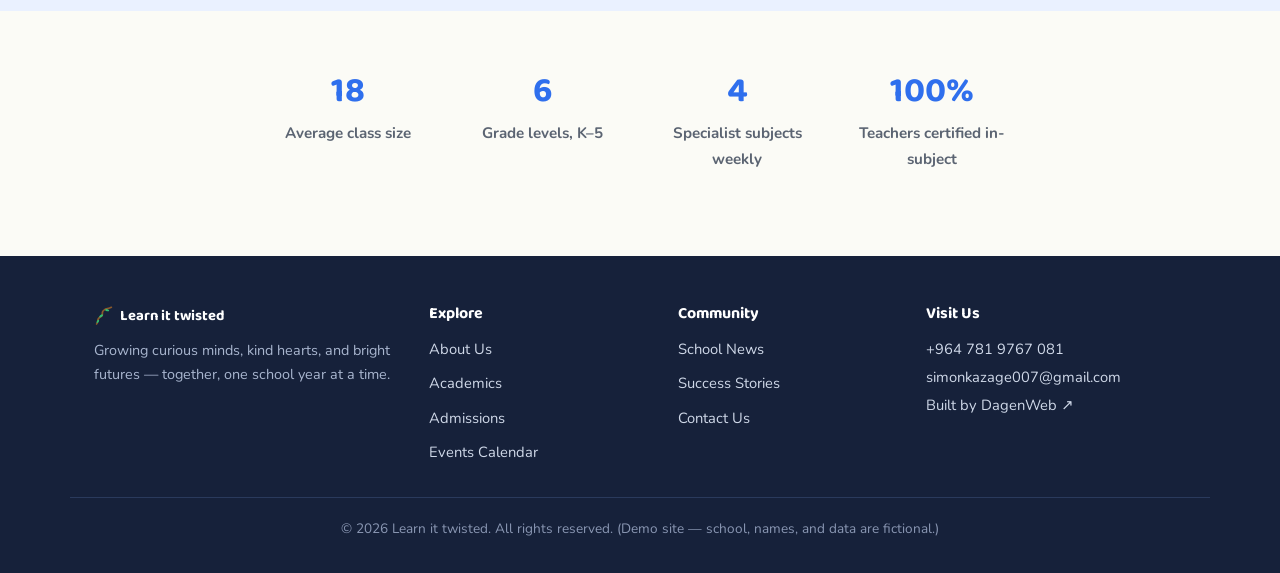
<file: academics.html>
<!DOCTYPE html>
<html lang="en">
<head>
<meta charset="UTF-8">
<meta name="viewport" content="width=device-width, initial-scale=1.0">
<title>Academics — Learn it twisted</title>
<meta name="description" content="Explore Learn it twisted's K-5 curriculum, specialized programs, daily schedule, and class sizes.">
<link rel="icon" href="data:image/svg+xml,<svg xmlns=%22http://www.w3.org/2000/svg%22 viewBox=%220 0 32 32%22><path d=%22M4,28 C8,24 3,20 10,17 C17,14 9,10 16,6 C19,3 22,5 27,2%22 fill=%22none%22 stroke=%22%238b5a2b%22 stroke-width=%222.6%22 stroke-linecap=%22round%22/><ellipse cx=%2211%22 cy=%2215.5%22 rx=%223.4%22 ry=%221.7%22 fill=%22%232fbf71%22 transform=%22rotate(-35 11 15.5)%22/><ellipse cx=%2220.5%22 cy=%226.5%22 rx=%223.2%22 ry=%221.6%22 fill=%22%232fbf71%22 transform=%22rotate(15 20.5 6.5)%22/><ellipse cx=%226%22 cy=%2224%22 rx=%222.8%22 ry=%221.4%22 fill=%22%232fbf71%22 transform=%22rotate(-55 6 24)%22/></svg>">
<link rel="preconnect" href="https://fonts.googleapis.com">
<link rel="preconnect" href="https://fonts.gstatic.com" crossorigin>
<link href="https://fonts.googleapis.com/css2?family=Baloo+2:wght@500;600;700;800&family=Nunito:wght@400;600;700;800&family=Tajawal:wght@400;500;700;800&display=swap" rel="stylesheet">
<link rel="stylesheet" href="assets/css/style.css">
</head>
<body>
<header class="site-header">
    <div class="container header-inner">
        <a href="index.html" class="logo"><svg class="brand-icon" viewBox="0 0 32 32" aria-hidden="true"><path d="M4,28 C8,24 3,20 10,17 C17,14 9,10 16,6 C19,3 22,5 27,2" fill="none" stroke="#8b5a2b" stroke-width="2.6" stroke-linecap="round"/><ellipse cx="11" cy="15.5" rx="3.4" ry="1.7" fill="#2fbf71" transform="rotate(-35 11 15.5)"/><ellipse cx="20.5" cy="6.5" rx="3.2" ry="1.6" fill="#2fbf71" transform="rotate(15 20.5 6.5)"/><ellipse cx="6" cy="24" rx="2.8" ry="1.4" fill="#2fbf71" transform="rotate(-55 6 24)"/></svg> <span class="logo-m">Learn</span> <span class="logo-g">it</span> <span class="logo-e">twisted</span></a>
        <nav class="main-nav">
            <button class="lang-toggle" id="langToggle" type="button" aria-label="Switch language">العربية</button>
            <button class="nav-toggle" id="navToggle" aria-label="Toggle menu">☰</button>
            <ul id="navList">
                <li><a href="index.html" data-ar="الرئيسية">Home</a></li>
                <li><a href="about.html" data-ar="نبذة عنا">About</a></li>
                <li><a href="academics.html" class="active" data-ar="المناهج">Academics</a></li>
                <li><a href="admissions.html" data-ar="القبول">Admissions</a></li>
                <li><a href="news.html" data-ar="الأخبار">News</a></li>
                <li><a href="success.html" data-ar="قصص النجاح">Success Stories</a></li>
                <li><a href="events.html" data-ar="الفعاليات">Events</a></li>
                <li><a href="contact.html" data-ar="تواصل">Contact</a></li>
            </ul>
        </nav>
    </div>
</header>

<main>
<section class="page-hero">
    <div class="container">
        <h1 data-ar="المناهج">Academics</h1>
        <p data-ar="منهج شامل للمرحلة الابتدائية مبني على أساسيات قوية، واكتشاف عملي، وصفوف صغيرة.">A well-rounded K-5 curriculum built on strong fundamentals, hands-on discovery, and small class sizes.</p>
    </div>
</section>

<section class="section">
    <div class="container">
        <div class="section-head">
            <span class="eyebrow" data-ar="المستويات الدراسية">Grade levels</span>
            <h2 class="section-title" data-ar="من الروضة حتى الصف الخامس">Kindergarten Through 5th Grade</h2>
            <p class="section-sub" data-ar="كل صف يُبنى على ما قبله، بتوقعات ثابتة وتعاون وثيق بين المعلمين عبر المستويات.">Every grade builds on the last, with consistent expectations and close teacher collaboration across levels.</p>
        </div>
        <div class="grid grid-3">
            <div class="card">
                <div class="icon-badge bg-blue">🧸</div>
                <h3 data-ar="الروضة – الصف الأول">Kindergarten – 1st Grade</h3>
                <p data-ar="أساسيات الصوتيات، والحس العددي، والمهارات الاجتماعية والعاطفية من خلال تعلّم قائم على اللعب والممارسة.">Foundational phonics, number sense, and social-emotional skills through play-based, hands-on learning.</p>
            </div>
            <div class="card">
                <div class="icon-badge bg-green">📗</div>
                <h3 data-ar="الصف الثاني – الثالث">2nd – 3rd Grade</h3>
                <p data-ar="القراءة والكتابة بطلاقة، والضرب والقسمة، ومقدمة في مشاريع البحث.">Fluent reading and writing, multiplication and division, and an introduction to research projects.</p>
            </div>
            <div class="card">
                <div class="icon-badge bg-orange">📘</div>
                <h3 data-ar="الصف الرابع – الخامس">4th – 5th Grade</h3>
                <p data-ar="تحليل أعمق في القراءة، ورياضيات متعددة الخطوات والاستعداد للجبر المبدئي، والتحضير للمرحلة المتوسطة.">Deeper analysis in reading, multi-step math and pre-algebra readiness, and middle-school preparation.</p>
            </div>
        </div>
    </div>
</section>

<section class="section section-alt">
    <div class="container">
        <div class="section-head">
            <span class="eyebrow" data-ar="المواد الأساسية">Core subjects</span>
            <h2 class="section-title" data-ar="منهجنا الدراسي">Our Curriculum</h2>
        </div>
        <div class="grid grid-3">
            <div class="card">
                <div class="icon-badge bg-blue">📖</div>
                <h3 data-ar="القراءة والكتابة">Reading &amp; Writing</h3>
                <p data-ar="محو أمية متوازن يجمع بين الصوتيات، ومجموعات القراءة الموجهة، ووقت كتابة مستقل يومي.">Balanced literacy blending phonics, guided reading groups, and daily independent writing time.</p>
            </div>
            <div class="card">
                <div class="icon-badge bg-yellow">➗</div>
                <h3 data-ar="الرياضيات">Mathematics</h3>
                <p data-ar="رياضيات عملية قائمة على حل المشكلات باستخدام أدوات ملموسة قبل الانتقال إلى التمرين المجرد.">Hands-on, problem-based math using manipulatives before moving to abstract practice.</p>
            </div>
            <div class="card">
                <div class="icon-badge bg-green">🔬</div>
                <h3 data-ar="العلوم">Science</h3>
                <p data-ar="مختبرات وتجارب أسبوعية تغطي معايير علوم الحياة والأرض والفيزياء.">Weekly labs and experiments covering life, earth, and physical science standards.</p>
            </div>
            <div class="card">
                <div class="icon-badge bg-orange">🗺️</div>
                <h3 data-ar="الدراسات الاجتماعية">Social Studies</h3>
                <p data-ar="التاريخ المحلي والعالمي، والجغرافيا، والتربية المدنية من خلال المشاريع ورواية القصص.">Local and world history, geography, and civics through projects and storytelling.</p>
            </div>
            <div class="card">
                <div class="icon-badge bg-blue">🎨</div>
                <h3 data-ar="الفن والموسيقى">Art &amp; Music</h3>
                <p data-ar="تعليم فني وموسيقي أسبوعي مخصص، بالإضافة إلى معرض ربيعي سنوي لكل صف.">Weekly dedicated art and music instruction, plus an annual spring showcase for every grade.</p>
            </div>
            <div class="card">
                <div class="icon-badge bg-green">🏃</div>
                <h3 data-ar="التربية البدنية">Physical Education</h3>
                <p data-ar="استراحة يومية بالإضافة إلى حصتي رياضة أسبوعيًا تركّز على العمل الجماعي والتناسق والعادات الصحية.">Daily recess plus twice-weekly PE focused on teamwork, coordination, and healthy habits.</p>
            </div>
            <div class="card">
                <div class="icon-badge bg-yellow">💻</div>
                <h3 data-ar="التقنية">Technology</h3>
                <p data-ar="وقت أسبوعي في مختبر الحاسوب يغطي الطباعة، والمواطنة الرقمية، والبرمجة للمبتدئين (مشاريع Scratch مناسبة للمرحلة الابتدائية).">Weekly computer lab time covering typing, digital citizenship, and beginner coding (K-5 friendly Scratch projects).</p>
            </div>
            <div class="card">
                <div class="icon-badge bg-orange">🌍</div>
                <h3 data-ar="لغة عالمية">World Language</h3>
                <p data-ar="إسبانية تمهيدية لجميع الطلاب ابتداءً من الصف الثاني، مرتين أسبوعيًا.">Introductory Spanish for all students starting in 2nd grade, twice weekly.</p>
            </div>
        </div>
    </div>
</section>

<section class="section">
    <div class="container">
        <div class="section-head">
            <span class="eyebrow" data-ar="دعم لكل متعلّم">Support for every learner</span>
            <h2 class="section-title" data-ar="برامج متخصصة">Specialized Programs</h2>
        </div>
        <div class="grid grid-2">
            <div class="card">
                <h3 data-ar="🌟 الموهوبون والإثراء">🌟 Gifted &amp; Enrichment</h3>
                <p data-ar="مجموعات إثراء خارج الصف ومشاريع صفية متمايزة للطلاب المستعدين للتعمق أكثر.">Pull-out enrichment groups and differentiated classroom projects for students ready to go deeper.</p>
            </div>
            <div class="card">
                <h3 data-ar="🧩 التربية الخاصة">🧩 Special Education</h3>
                <p data-ar="خطط دعم فردية، وغرفة موارد مخصصة، وصفوف دمج بتدريس مشترك.">Individualized support plans, a dedicated resource room, and inclusive co-taught classrooms.</p>
            </div>
            <div class="card">
                <h3 data-ar="🗣️ متعلّمو اللغة الإنجليزية">🗣️ English Language Learners</h3>
                <p data-ar="تعليم مخصص للغة الإنجليزية كلغة ثانية إلى جانب مشاركة كاملة في صفوف التعليم العام.">Dedicated ESL instruction alongside full participation in general education classrooms.</p>
            </div>
            <div class="card">
                <h3 data-ar="🕐 برامج ما بعد الدوام">🕐 After-School Programs</h3>
                <p data-ar="نادي الواجبات، والروبوتات، والشطرنج، واستوديو الفن، وبرنامج رعاية مرخّص حتى الساعة 6:00 مساءً.">Homework club, robotics, chess, art studio, and a licensed after-care program until 6:00 PM.</p>
            </div>
        </div>
    </div>
</section>

<section class="section section-tint">
    <div class="container">
        <div class="section-head">
            <span class="eyebrow" data-ar="يوم اعتيادي">A typical day</span>
            <h2 class="section-title" data-ar="نموذج الجدول اليومي">Sample Daily Schedule</h2>
            <p class="section-sub" data-ar="مثال للصف الثالث — تختلف الجداول قليلًا حسب المستوى الدراسي.">Grade 3 example — schedules vary slightly by grade level.</p>
        </div>
        <div class="table-wrap" style="max-width:760px;margin:0 auto;">
            <table>
                <thead><tr><th data-ar="الوقت">Time</th><th data-ar="النشاط">Activity</th></tr></thead>
                <tbody>
                    <tr><td>8:00 – 8:15</td><td data-ar="حلقة الصباح والحضور">Morning Circle &amp; Attendance</td></tr>
                    <tr><td>8:15 – 9:30</td><td data-ar="حصة القراءة والكتابة">Reading &amp; Writing Block</td></tr>
                    <tr><td>9:30 – 10:30</td><td data-ar="الرياضيات">Mathematics</td></tr>
                    <tr><td>10:30 – 10:45</td><td data-ar="استراحة">Recess</td></tr>
                    <tr><td>10:45 – 11:30</td><td data-ar="العلوم أو الدراسات الاجتماعية (بالتناوب)">Science or Social Studies (alternating)</td></tr>
                    <tr><td>11:30 – 12:15</td><td data-ar="الغداء">Lunch</td></tr>
                    <tr><td>12:15 – 1:00</td><td data-ar="فن، موسيقى، رياضة، أو تقنية (بالتناوب)">Art, Music, PE, or Technology (rotating)</td></tr>
                    <tr><td>1:00 – 2:15</td><td data-ar="مجموعات القراءة والعمل المستقل">Reading Groups &amp; Independent Work</td></tr>
                    <tr><td>2:15 – 2:50</td><td data-ar="حصة الإثراء / التدخل">Enrichment / Intervention Block</td></tr>
                    <tr><td>2:50 – 3:00</td><td data-ar="تجهيز الحقائب والانصراف">Pack-Up &amp; Dismissal</td></tr>
                </tbody>
            </table>
        </div>
    </div>
</section>

<section class="section">
    <div class="container text-center">
        <div class="stats-row" style="max-width:760px;margin:0 auto;">
            <div class="stat"><span class="stat-num">18</span><span class="stat-label" data-ar="متوسط حجم الصف">Average class size</span></div>
            <div class="stat"><span class="stat-num">6</span><span class="stat-label" data-ar="مستويات دراسية، من الروضة حتى الخامس">Grade levels, K–5</span></div>
            <div class="stat"><span class="stat-num">4</span><span class="stat-label" data-ar="مواد تخصصية أسبوعيًا">Specialist subjects weekly</span></div>
            <div class="stat"><span class="stat-num">100%</span><span class="stat-label" data-ar="معلمون معتمدون في تخصصهم">Teachers certified in-subject</span></div>
        </div>
    </div>
</section>
</main>

<footer class="site-footer">
    <div class="container footer-grid">
        <div class="footer-col footer-about">
            <a href="index.html" class="logo"><svg class="brand-icon" viewBox="0 0 32 32" aria-hidden="true"><path d="M4,28 C8,24 3,20 10,17 C17,14 9,10 16,6 C19,3 22,5 27,2" fill="none" stroke="#8b5a2b" stroke-width="2.6" stroke-linecap="round"/><ellipse cx="11" cy="15.5" rx="3.4" ry="1.7" fill="#2fbf71" transform="rotate(-35 11 15.5)"/><ellipse cx="20.5" cy="6.5" rx="3.2" ry="1.6" fill="#2fbf71" transform="rotate(15 20.5 6.5)"/><ellipse cx="6" cy="24" rx="2.8" ry="1.4" fill="#2fbf71" transform="rotate(-55 6 24)"/></svg> Learn it twisted</a>
            <p data-ar="ننمّي عقولًا فضولية، وقلوبًا طيبة، ومستقبلًا مشرقًا — معًا، عامًا دراسيًا تلو الآخر.">Growing curious minds, kind hearts, and bright futures — together, one school year at a time.</p>
        </div>
        <div class="footer-col">
            <h4 data-ar="استكشف">Explore</h4>
            <ul>
                <li><a href="about.html" data-ar="نبذة عنا">About Us</a></li>
                <li><a href="academics.html" data-ar="المناهج">Academics</a></li>
                <li><a href="admissions.html" data-ar="القبول">Admissions</a></li>
                <li><a href="events.html" data-ar="تقويم الفعاليات">Events Calendar</a></li>
            </ul>
        </div>
        <div class="footer-col">
            <h4 data-ar="المجتمع">Community</h4>
            <ul>
                <li><a href="news.html" data-ar="أخبار المدرسة">School News</a></li>
                <li><a href="success.html" data-ar="قصص النجاح">Success Stories</a></li>
                <li><a href="contact.html" data-ar="تواصل معنا">Contact Us</a></li>
            </ul>
        </div>
        <div class="footer-col">
            <h4 data-ar="تواصل">Visit Us</h4>
            <address>
                <a href="tel:+9647819767081">+964 781 9767 081</a><br>
                <a href="mailto:simonkazage007@gmail.com">simonkazage007@gmail.com</a><br>
                <a href="https://simon-dagenhart.github.io/DagenWeb/" target="_blank" rel="noopener noreferrer" data-ar="بُني بواسطة DagenWeb &#8599;">Built by DagenWeb &#8599;</a>
            </address>
        </div>
    </div>
    <div class="container footer-bottom">
        <p>&copy; <span id="year"></span> Learn it twisted. <span data-ar="جميع الحقوق محفوظة. (موقع تجريبي — اسم المدرسة والبيانات وهمية.)">All rights reserved. (Demo site — school, names, and data are fictional.)</span></p>
    </div>
</footer>
<script src="assets/js/main.js"></script>
</body>
</html>
</file>
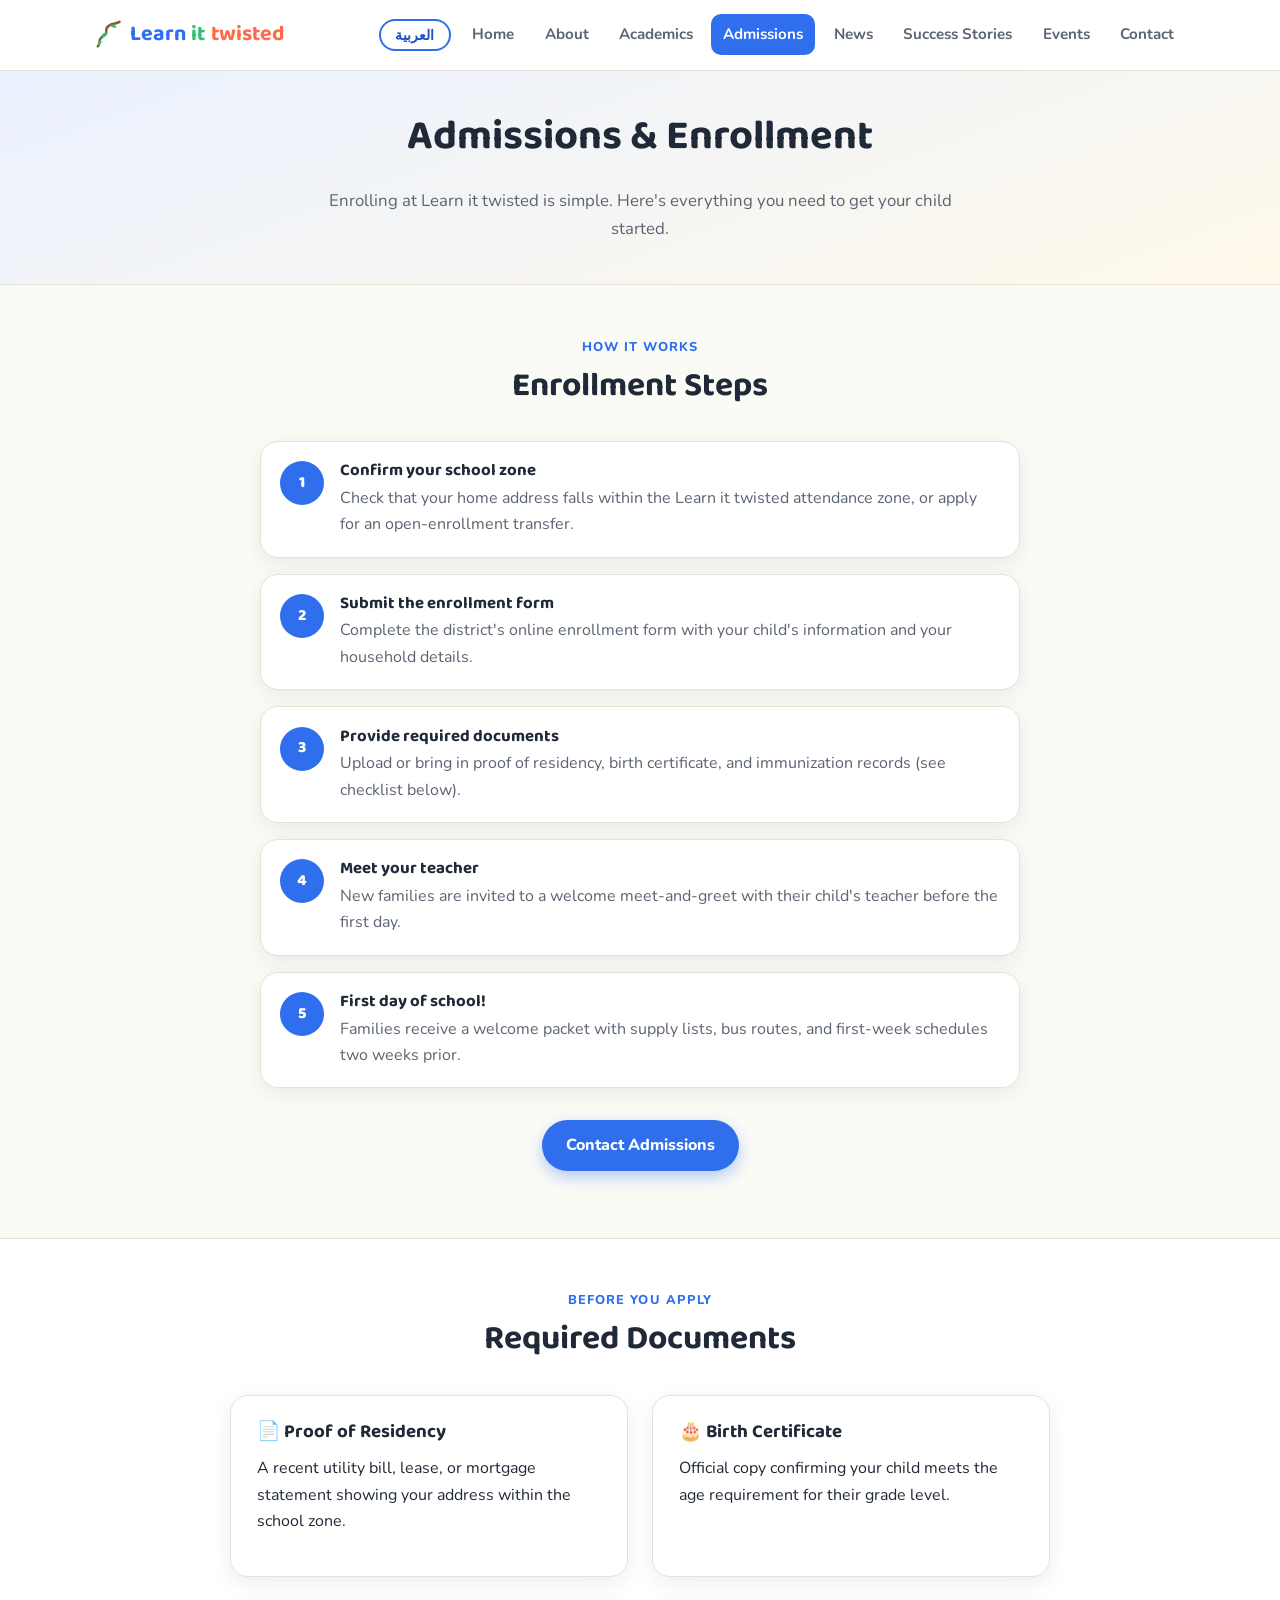
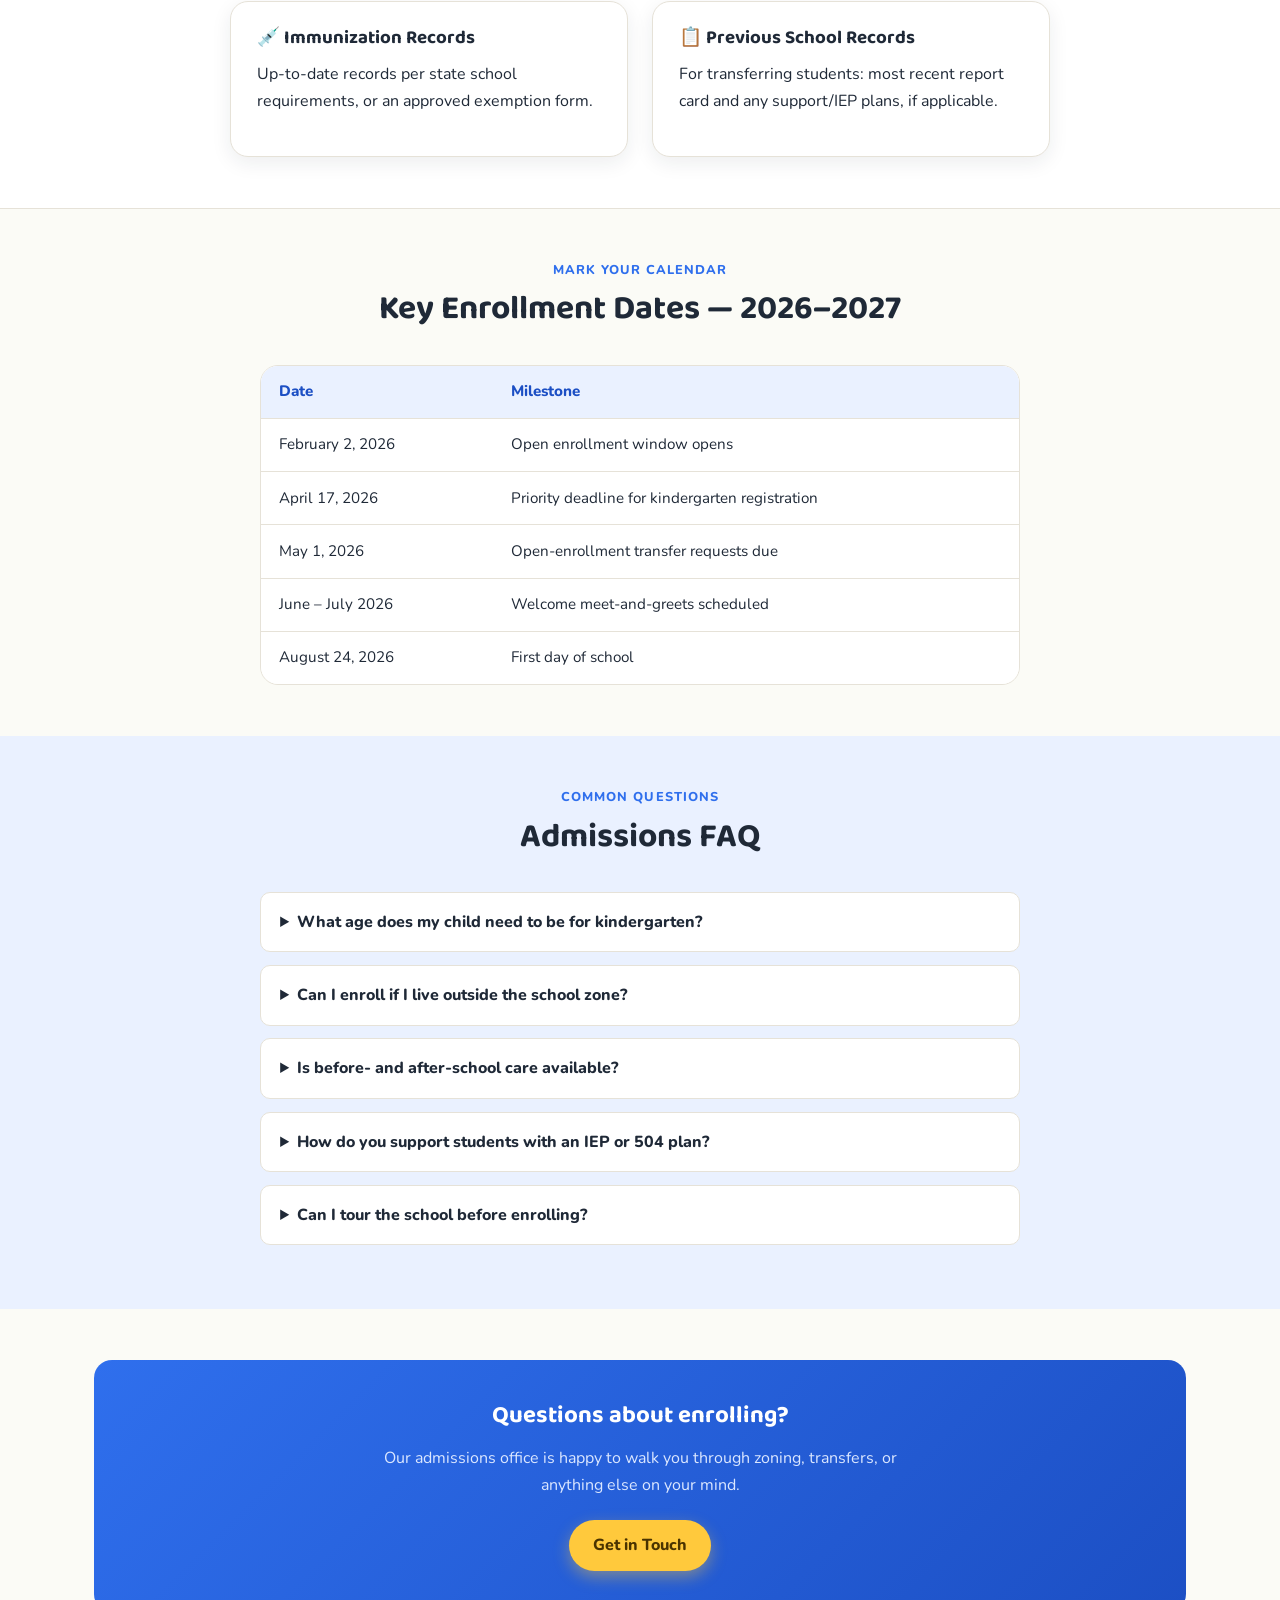
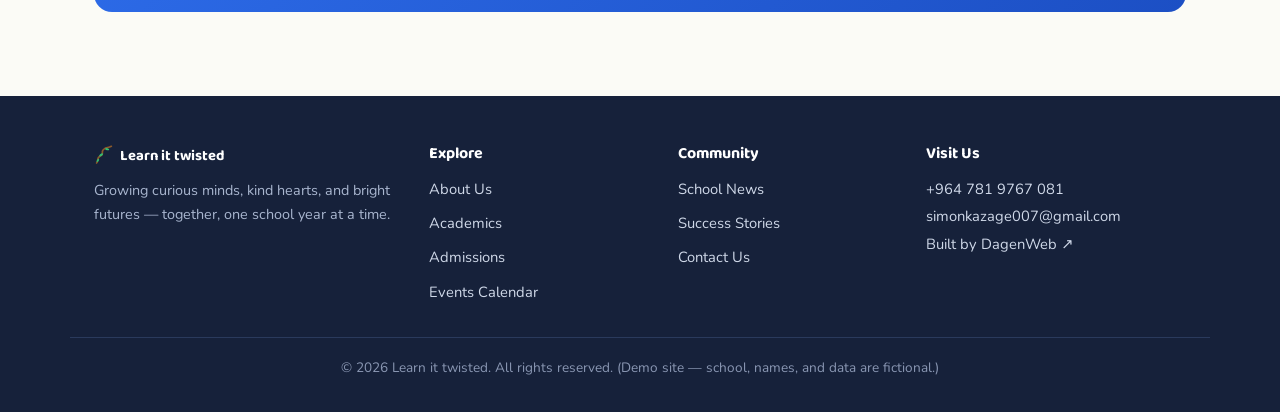
<file: admissions.html>
<!DOCTYPE html>
<html lang="en">
<head>
<meta charset="UTF-8">
<meta name="viewport" content="width=device-width, initial-scale=1.0">
<title>Admissions — Learn it twisted</title>
<meta name="description" content="How to enroll at Learn it twisted: steps, required documents, key dates, and frequently asked questions.">
<link rel="icon" href="data:image/svg+xml,<svg xmlns=%22http://www.w3.org/2000/svg%22 viewBox=%220 0 32 32%22><path d=%22M4,28 C8,24 3,20 10,17 C17,14 9,10 16,6 C19,3 22,5 27,2%22 fill=%22none%22 stroke=%22%238b5a2b%22 stroke-width=%222.6%22 stroke-linecap=%22round%22/><ellipse cx=%2211%22 cy=%2215.5%22 rx=%223.4%22 ry=%221.7%22 fill=%22%232fbf71%22 transform=%22rotate(-35 11 15.5)%22/><ellipse cx=%2220.5%22 cy=%226.5%22 rx=%223.2%22 ry=%221.6%22 fill=%22%232fbf71%22 transform=%22rotate(15 20.5 6.5)%22/><ellipse cx=%226%22 cy=%2224%22 rx=%222.8%22 ry=%221.4%22 fill=%22%232fbf71%22 transform=%22rotate(-55 6 24)%22/></svg>">
<link rel="preconnect" href="https://fonts.googleapis.com">
<link rel="preconnect" href="https://fonts.gstatic.com" crossorigin>
<link href="https://fonts.googleapis.com/css2?family=Baloo+2:wght@500;600;700;800&family=Nunito:wght@400;600;700;800&family=Tajawal:wght@400;500;700;800&display=swap" rel="stylesheet">
<link rel="stylesheet" href="assets/css/style.css">
</head>
<body>
<header class="site-header">
    <div class="container header-inner">
        <a href="index.html" class="logo"><svg class="brand-icon" viewBox="0 0 32 32" aria-hidden="true"><path d="M4,28 C8,24 3,20 10,17 C17,14 9,10 16,6 C19,3 22,5 27,2" fill="none" stroke="#8b5a2b" stroke-width="2.6" stroke-linecap="round"/><ellipse cx="11" cy="15.5" rx="3.4" ry="1.7" fill="#2fbf71" transform="rotate(-35 11 15.5)"/><ellipse cx="20.5" cy="6.5" rx="3.2" ry="1.6" fill="#2fbf71" transform="rotate(15 20.5 6.5)"/><ellipse cx="6" cy="24" rx="2.8" ry="1.4" fill="#2fbf71" transform="rotate(-55 6 24)"/></svg> <span class="logo-m">Learn</span> <span class="logo-g">it</span> <span class="logo-e">twisted</span></a>
        <nav class="main-nav">
            <button class="lang-toggle" id="langToggle" type="button" aria-label="Switch language">العربية</button>
            <button class="nav-toggle" id="navToggle" aria-label="Toggle menu">☰</button>
            <ul id="navList">
                <li><a href="index.html" data-ar="الرئيسية">Home</a></li>
                <li><a href="about.html" data-ar="نبذة عنا">About</a></li>
                <li><a href="academics.html" data-ar="المناهج">Academics</a></li>
                <li><a href="admissions.html" class="active" data-ar="القبول">Admissions</a></li>
                <li><a href="news.html" data-ar="الأخبار">News</a></li>
                <li><a href="success.html" data-ar="قصص النجاح">Success Stories</a></li>
                <li><a href="events.html" data-ar="الفعاليات">Events</a></li>
                <li><a href="contact.html" data-ar="تواصل">Contact</a></li>
            </ul>
        </nav>
    </div>
</header>

<main>
<section class="page-hero">
    <div class="container">
        <h1 data-ar="القبول والتسجيل">Admissions &amp; Enrollment</h1>
        <p data-ar="التسجيل في Learn it twisted بسيط. إليك كل ما تحتاجه لبدء رحلة طفلك.">Enrolling at Learn it twisted is simple. Here's everything you need to get your child started.</p>
    </div>
</section>

<section class="section">
    <div class="container">
        <div class="section-head">
            <span class="eyebrow" data-ar="كيف تسير العملية">How it works</span>
            <h2 class="section-title" data-ar="خطوات التسجيل">Enrollment Steps</h2>
        </div>
        <ol class="steps" style="max-width:760px;margin:0 auto;padding-left:0;">
            <li class="step">
                <div class="step-num">1</div>
                <div>
                    <h3 data-ar="تأكد من نطاق مدرستك">Confirm your school zone</h3>
                    <p data-ar="تحقق من أن عنوان سكنك يقع ضمن نطاق Learn it twisted، أو قدّم طلب نقل ضمن التسجيل المفتوح.">Check that your home address falls within the Learn it twisted attendance zone, or apply for an open-enrollment transfer.</p>
                </div>
            </li>
            <li class="step">
                <div class="step-num">2</div>
                <div>
                    <h3 data-ar="قدّم استمارة التسجيل">Submit the enrollment form</h3>
                    <p data-ar="أكمل استمارة التسجيل الإلكترونية الخاصة بالمنطقة التعليمية ببيانات طفلك وأسرتك.">Complete the district's online enrollment form with your child's information and your household details.</p>
                </div>
            </li>
            <li class="step">
                <div class="step-num">3</div>
                <div>
                    <h3 data-ar="قدّم المستندات المطلوبة">Provide required documents</h3>
                    <p data-ar="ارفع أو أحضر إثبات السكن، وشهادة الميلاد، وسجل التطعيمات (انظر القائمة أدناه).">Upload or bring in proof of residency, birth certificate, and immunization records (see checklist below).</p>
                </div>
            </li>
            <li class="step">
                <div class="step-num">4</div>
                <div>
                    <h3 data-ar="تعرّف على معلّم طفلك">Meet your teacher</h3>
                    <p data-ar="تُدعى العائلات الجديدة إلى لقاء ترحيبي مع معلّم طفلها قبل أول يوم دراسي.">New families are invited to a welcome meet-and-greet with their child's teacher before the first day.</p>
                </div>
            </li>
            <li class="step">
                <div class="step-num">5</div>
                <div>
                    <h3 data-ar="أول يوم دراسي!">First day of school!</h3>
                    <p data-ar="تستلم العائلات حزمة ترحيبية تتضمن قوائم المستلزمات، ومسارات الحافلات، وجدول الأسبوع الأول قبل أسبوعين.">Families receive a welcome packet with supply lists, bus routes, and first-week schedules two weeks prior.</p>
                </div>
            </li>
        </ol>
        <p class="text-center" style="margin-top:2rem;"><a href="contact.html" class="btn btn-blue" data-ar="تواصل مع قسم القبول">Contact Admissions</a></p>
    </div>
</section>

<section class="section section-alt">
    <div class="container">
        <div class="section-head">
            <span class="eyebrow" data-ar="قبل التقديم">Before you apply</span>
            <h2 class="section-title" data-ar="المستندات المطلوبة">Required Documents</h2>
        </div>
        <div class="grid grid-2" style="max-width:820px;margin:0 auto;">
            <div class="card">
                <h3 data-ar="📄 إثبات السكن">📄 Proof of Residency</h3>
                <p data-ar="فاتورة خدمات حديثة، أو عقد إيجار، أو كشف رهن عقاري يُظهر عنوانك ضمن نطاق المدرسة.">A recent utility bill, lease, or mortgage statement showing your address within the school zone.</p>
            </div>
            <div class="card">
                <h3 data-ar="🎂 شهادة الميلاد">🎂 Birth Certificate</h3>
                <p data-ar="نسخة رسمية تؤكد استيفاء طفلك لشرط العمر الخاص بمستواه الدراسي.">Official copy confirming your child meets the age requirement for their grade level.</p>
            </div>
            <div class="card">
                <h3 data-ar="💉 سجل التطعيمات">💉 Immunization Records</h3>
                <p data-ar="سجلات محدّثة وفق متطلبات المدارس الحكومية، أو استمارة إعفاء معتمدة.">Up-to-date records per state school requirements, or an approved exemption form.</p>
            </div>
            <div class="card">
                <h3 data-ar="📋 سجلات المدرسة السابقة">📋 Previous School Records</h3>
                <p data-ar="للطلاب المنتقلين: أحدث كشف درجات وأي خطط دعم/تعليم فردي، إن وجدت.">For transferring students: most recent report card and any support/IEP plans, if applicable.</p>
            </div>
        </div>
    </div>
</section>

<section class="section">
    <div class="container">
        <div class="section-head">
            <span class="eyebrow" data-ar="ضع علامة في تقويمك">Mark your calendar</span>
            <h2 class="section-title" data-ar="تواريخ التسجيل المهمة — 2026–2027">Key Enrollment Dates — 2026–2027</h2>
        </div>
        <div class="table-wrap" style="max-width:760px;margin:0 auto;">
            <table>
                <thead><tr><th data-ar="التاريخ">Date</th><th data-ar="الحدث">Milestone</th></tr></thead>
                <tbody>
                    <tr><td data-ar="2 فبراير 2026">February 2, 2026</td><td data-ar="فتح نافذة التسجيل المفتوح">Open enrollment window opens</td></tr>
                    <tr><td data-ar="17 أبريل 2026">April 17, 2026</td><td data-ar="الموعد النهائي ذو الأولوية لتسجيل الروضة">Priority deadline for kindergarten registration</td></tr>
                    <tr><td data-ar="1 مايو 2026">May 1, 2026</td><td data-ar="موعد استحقاق طلبات نقل التسجيل المفتوح">Open-enrollment transfer requests due</td></tr>
                    <tr><td data-ar="يونيو – يوليو 2026">June – July 2026</td><td data-ar="مواعيد اللقاءات الترحيبية">Welcome meet-and-greets scheduled</td></tr>
                    <tr><td data-ar="24 أغسطس 2026">August 24, 2026</td><td data-ar="أول يوم دراسي">First day of school</td></tr>
                </tbody>
            </table>
        </div>
    </div>
</section>

<section class="section section-tint">
    <div class="container">
        <div class="section-head">
            <span class="eyebrow" data-ar="أسئلة شائعة">Common questions</span>
            <h2 class="section-title" data-ar="أسئلة القبول الشائعة">Admissions FAQ</h2>
        </div>
        <div style="max-width:760px;margin:0 auto;">
            <details class="faq">
                <summary data-ar="ما العمر المطلوب لتسجيل طفلي في الروضة؟">What age does my child need to be for kindergarten?</summary>
                <p data-ar="يجب أن يبلغ الطفل 5 سنوات في أو قبل 1 سبتمبر من العام الدراسي المسجَّل فيه.">Children must turn 5 years old on or before September 1 of the enrollling school year.</p>
            </details>
            <details class="faq">
                <summary data-ar="هل يمكنني التسجيل إذا كنت أسكن خارج نطاق المدرسة؟">Can I enroll if I live outside the school zone?</summary>
                <p data-ar="نعم — نقبل عددًا محدودًا من طلبات النقل ضمن التسجيل المفتوح كل عام، حسب توفر الأماكن. قدّم طلبك قبل 1 مايو للحصول على أولوية النظر.">Yes — we accept a limited number of open-enrollment transfers each year, space permitting. Submit your request by May 1 for priority consideration.</p>
            </details>
            <details class="faq">
                <summary data-ar="هل تتوفر رعاية قبل وبعد الدوام؟">Is before- and after-school care available?</summary>
                <p data-ar="نعم. تتوفر رعاية مرخّصة من الساعة 7:00 صباحًا حتى 6:00 مساءً في الحرم مقابل رسوم إضافية. راجع صفحة التواصل لطلب المزيد من المعلومات.">Yes. Licensed care is available from 7:00 AM and until 6:00 PM on campus for an additional fee. See our Contact page to request more information.</p>
            </details>
            <details class="faq">
                <summary data-ar="كيف تدعمون الطلاب أصحاب خطط التعليم الفردي؟">How do you support students with an IEP or 504 plan?</summary>
                <p data-ar="يراجع فريق التربية الخاصة لدينا جميع الخطط الواردة قبل أول يوم دراسي وينسّق مع العائلات لضمان بدء الخدمات فورًا.">Our special education team reviews all incoming plans before the first day and coordinates with families to make sure services begin immediately.</p>
            </details>
            <details class="faq">
                <summary data-ar="هل يمكنني زيارة المدرسة قبل التسجيل؟">Can I tour the school before enrolling?</summary>
                <p data-ar="بالتأكيد — نقدّم جولات تعريفية في الحرم كل ثلاثاء وخميس صباحًا خلال العام الدراسي. اطلب واحدة عبر صفحة التواصل.">Absolutely — we offer campus tours every Tuesday and Thursday morning during the school year. Request one on our Contact page.</p>
            </details>
        </div>
    </div>
</section>

<section class="section">
    <div class="container">
        <div class="cta-banner">
            <h2 data-ar="لديك أسئلة حول التسجيل؟">Questions about enrolling?</h2>
            <p data-ar="يسعد قسم القبول لدينا مساعدتك بخصوص النطاق، أو النقل، أو أي استفسار آخر.">Our admissions office is happy to walk you through zoning, transfers, or anything else on your mind.</p>
            <a href="contact.html" class="btn btn-yellow" data-ar="تواصل معنا">Get in Touch</a>
        </div>
    </div>
</section>
</main>

<footer class="site-footer">
    <div class="container footer-grid">
        <div class="footer-col footer-about">
            <a href="index.html" class="logo"><svg class="brand-icon" viewBox="0 0 32 32" aria-hidden="true"><path d="M4,28 C8,24 3,20 10,17 C17,14 9,10 16,6 C19,3 22,5 27,2" fill="none" stroke="#8b5a2b" stroke-width="2.6" stroke-linecap="round"/><ellipse cx="11" cy="15.5" rx="3.4" ry="1.7" fill="#2fbf71" transform="rotate(-35 11 15.5)"/><ellipse cx="20.5" cy="6.5" rx="3.2" ry="1.6" fill="#2fbf71" transform="rotate(15 20.5 6.5)"/><ellipse cx="6" cy="24" rx="2.8" ry="1.4" fill="#2fbf71" transform="rotate(-55 6 24)"/></svg> Learn it twisted</a>
            <p data-ar="ننمّي عقولًا فضولية، وقلوبًا طيبة، ومستقبلًا مشرقًا — معًا، عامًا دراسيًا تلو الآخر.">Growing curious minds, kind hearts, and bright futures — together, one school year at a time.</p>
        </div>
        <div class="footer-col">
            <h4 data-ar="استكشف">Explore</h4>
            <ul>
                <li><a href="about.html" data-ar="نبذة عنا">About Us</a></li>
                <li><a href="academics.html" data-ar="المناهج">Academics</a></li>
                <li><a href="admissions.html" data-ar="القبول">Admissions</a></li>
                <li><a href="events.html" data-ar="تقويم الفعاليات">Events Calendar</a></li>
            </ul>
        </div>
        <div class="footer-col">
            <h4 data-ar="المجتمع">Community</h4>
            <ul>
                <li><a href="news.html" data-ar="أخبار المدرسة">School News</a></li>
                <li><a href="success.html" data-ar="قصص النجاح">Success Stories</a></li>
                <li><a href="contact.html" data-ar="تواصل معنا">Contact Us</a></li>
            </ul>
        </div>
        <div class="footer-col">
            <h4 data-ar="تواصل">Visit Us</h4>
            <address>
                <a href="tel:+9647819767081">+964 781 9767 081</a><br>
                <a href="mailto:simonkazage007@gmail.com">simonkazage007@gmail.com</a><br>
                <a href="https://simon-dagenhart.github.io/DagenWeb/" target="_blank" rel="noopener noreferrer" data-ar="بُني بواسطة DagenWeb &#8599;">Built by DagenWeb &#8599;</a>
            </address>
        </div>
    </div>
    <div class="container footer-bottom">
        <p>&copy; <span id="year"></span> Learn it twisted. <span data-ar="جميع الحقوق محفوظة. (موقع تجريبي — اسم المدرسة والبيانات وهمية.)">All rights reserved. (Demo site — school, names, and data are fictional.)</span></p>
    </div>
</footer>
<script src="assets/js/main.js"></script>
</body>
</html>
</file>
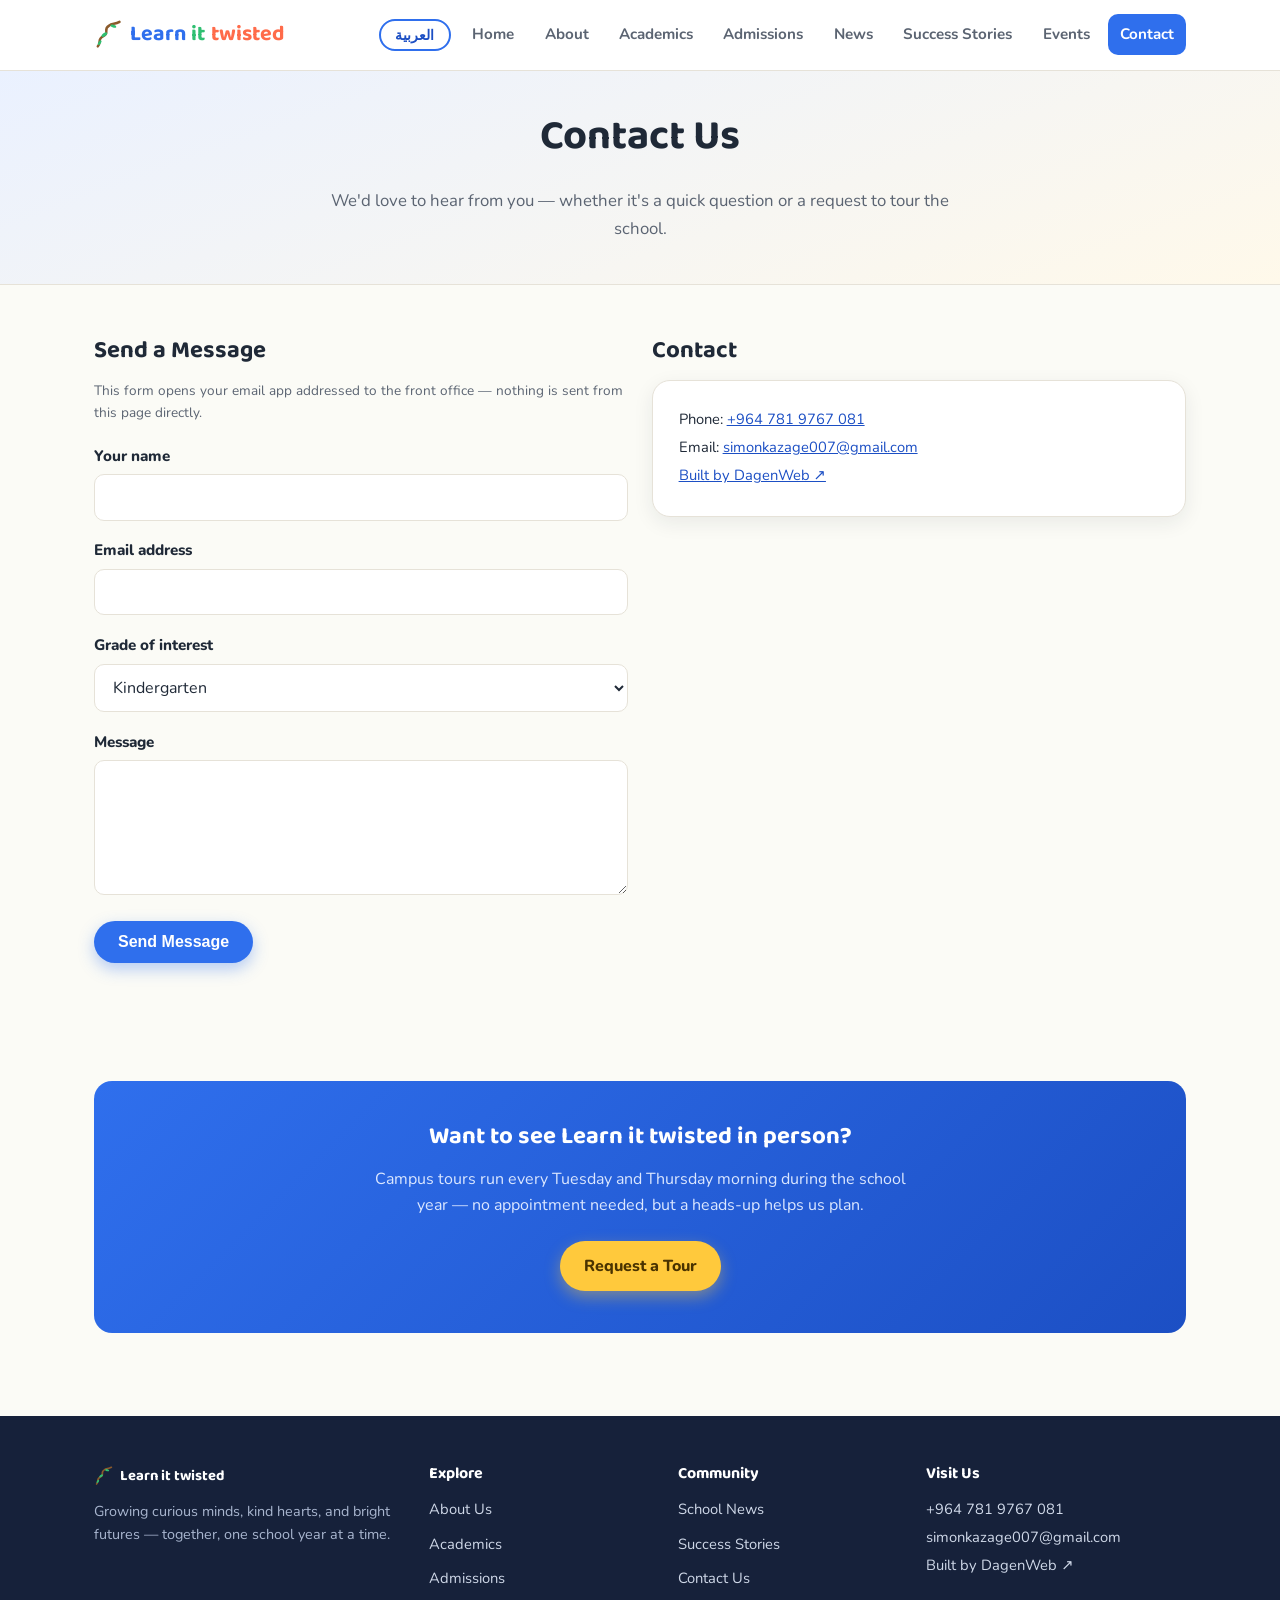
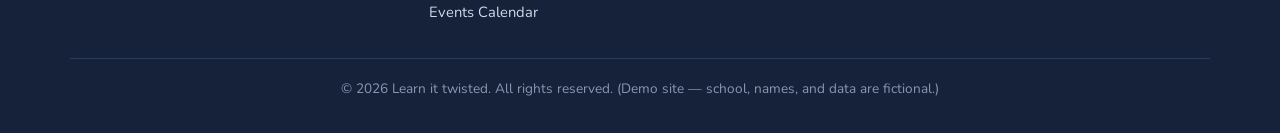
<file: contact.html>
<!DOCTYPE html>
<html lang="en">
<head>
<meta charset="UTF-8">
<meta name="viewport" content="width=device-width, initial-scale=1.0">
<title>Contact Us — Learn it twisted</title>
<meta name="description" content="Get in touch with Learn it twisted — office hours, staff directory, and tour requests.">
<link rel="icon" href="data:image/svg+xml,<svg xmlns=%22http://www.w3.org/2000/svg%22 viewBox=%220 0 32 32%22><path d=%22M4,28 C8,24 3,20 10,17 C17,14 9,10 16,6 C19,3 22,5 27,2%22 fill=%22none%22 stroke=%22%238b5a2b%22 stroke-width=%222.6%22 stroke-linecap=%22round%22/><ellipse cx=%2211%22 cy=%2215.5%22 rx=%223.4%22 ry=%221.7%22 fill=%22%232fbf71%22 transform=%22rotate(-35 11 15.5)%22/><ellipse cx=%2220.5%22 cy=%226.5%22 rx=%223.2%22 ry=%221.6%22 fill=%22%232fbf71%22 transform=%22rotate(15 20.5 6.5)%22/><ellipse cx=%226%22 cy=%2224%22 rx=%222.8%22 ry=%221.4%22 fill=%22%232fbf71%22 transform=%22rotate(-55 6 24)%22/></svg>">
<link rel="preconnect" href="https://fonts.googleapis.com">
<link rel="preconnect" href="https://fonts.gstatic.com" crossorigin>
<link href="https://fonts.googleapis.com/css2?family=Baloo+2:wght@500;600;700;800&family=Nunito:wght@400;600;700;800&family=Tajawal:wght@400;500;700;800&display=swap" rel="stylesheet">
<link rel="stylesheet" href="assets/css/style.css">
</head>
<body>
<header class="site-header">
    <div class="container header-inner">
        <a href="index.html" class="logo"><svg class="brand-icon" viewBox="0 0 32 32" aria-hidden="true"><path d="M4,28 C8,24 3,20 10,17 C17,14 9,10 16,6 C19,3 22,5 27,2" fill="none" stroke="#8b5a2b" stroke-width="2.6" stroke-linecap="round"/><ellipse cx="11" cy="15.5" rx="3.4" ry="1.7" fill="#2fbf71" transform="rotate(-35 11 15.5)"/><ellipse cx="20.5" cy="6.5" rx="3.2" ry="1.6" fill="#2fbf71" transform="rotate(15 20.5 6.5)"/><ellipse cx="6" cy="24" rx="2.8" ry="1.4" fill="#2fbf71" transform="rotate(-55 6 24)"/></svg> <span class="logo-m">Learn</span> <span class="logo-g">it</span> <span class="logo-e">twisted</span></a>
        <nav class="main-nav">
            <button class="lang-toggle" id="langToggle" type="button" aria-label="Switch language">العربية</button>
            <button class="nav-toggle" id="navToggle" aria-label="Toggle menu">☰</button>
            <ul id="navList">
                <li><a href="index.html" data-ar="الرئيسية">Home</a></li>
                <li><a href="about.html" data-ar="نبذة عنا">About</a></li>
                <li><a href="academics.html" data-ar="المناهج">Academics</a></li>
                <li><a href="admissions.html" data-ar="القبول">Admissions</a></li>
                <li><a href="news.html" data-ar="الأخبار">News</a></li>
                <li><a href="success.html" data-ar="قصص النجاح">Success Stories</a></li>
                <li><a href="events.html" data-ar="الفعاليات">Events</a></li>
                <li><a href="contact.html" class="active" data-ar="تواصل">Contact</a></li>
            </ul>
        </nav>
    </div>
</header>

<main>
<section class="page-hero">
    <div class="container">
        <h1 data-ar="تواصل معنا">Contact Us</h1>
        <p data-ar="يسعدنا التواصل معك — سواء كان سؤالًا سريعًا أو طلب جولة تعريفية في المدرسة.">We'd love to hear from you — whether it's a quick question or a request to tour the school.</p>
    </div>
</section>

<section class="section">
    <div class="container">
        <div class="grid grid-2">
            <div>
                <h2 data-ar="أرسل رسالة">Send a Message</h2>
                <p class="form-note" style="margin-bottom:1.2rem;" data-ar="هذه الاستمارة تفتح تطبيق البريد الإلكتروني موجّهًا إلى المكتب الأمامي — لا يُرسل شيء من هذه الصفحة مباشرة.">This form opens your email app addressed to the front office — nothing is sent from this page directly.</p>
                <form id="contactForm" class="form-grid">
                    <div>
                        <label for="cf-name" data-ar="اسمك">Your name</label>
                        <input type="text" id="cf-name" name="name" required>
                    </div>
                    <div>
                        <label for="cf-email" data-ar="البريد الإلكتروني">Email address</label>
                        <input type="email" id="cf-email" name="email" required>
                    </div>
                    <div>
                        <label for="cf-grade" data-ar="الصف الذي يهمك">Grade of interest</label>
                        <select id="cf-grade" name="grade">
                            <option value="Kindergarten" data-ar="الروضة">Kindergarten</option>
                            <option value="Grade 1" data-ar="الصف الأول">Grade 1</option>
                            <option value="Grade 2" data-ar="الصف الثاني">Grade 2</option>
                            <option value="Grade 3" data-ar="الصف الثالث">Grade 3</option>
                            <option value="Grade 4" data-ar="الصف الرابع">Grade 4</option>
                            <option value="Grade 5" data-ar="الصف الخامس">Grade 5</option>
                            <option value="Not sure yet" data-ar="لست متأكدًا بعد">Not sure yet</option>
                        </select>
                    </div>
                    <div>
                        <label for="cf-message" data-ar="الرسالة">Message</label>
                        <textarea id="cf-message" name="message" rows="5" required></textarea>
                    </div>
                    <div>
                        <button type="submit" class="btn btn-blue" data-ar="إرسال الرسالة">Send Message</button>
                        <p id="formStatus" class="form-status"></p>
                    </div>
                </form>
            </div>
            <div>
                <h2 data-ar="تواصل">Contact</h2>
                <div class="card">
                    <address>
                        <span data-ar="الهاتف:">Phone:</span> <a href="tel:+9647819767081">+964 781 9767 081</a><br>
                        <span data-ar="البريد الإلكتروني:">Email:</span> <a href="mailto:simonkazage007@gmail.com">simonkazage007@gmail.com</a><br>
                        <a href="https://simon-dagenhart.github.io/DagenWeb/" target="_blank" rel="noopener noreferrer" data-ar="بُني بواسطة DagenWeb &#8599;">Built by DagenWeb &#8599;</a>
                    </address>
                </div>
            </div>
        </div>
    </div>
</section>

<section class="section">
    <div class="container text-center">
        <div class="cta-banner">
            <h2 data-ar="تريد زيارة Learn it twisted شخصيًا؟">Want to see Learn it twisted in person?</h2>
            <p data-ar="الجولات التعريفية في الحرم كل ثلاثاء وخميس صباحًا خلال العام الدراسي — لا حاجة لموعد مسبق، لكن إعلامنا مسبقًا يساعدنا على التخطيط.">Campus tours run every Tuesday and Thursday morning during the school year — no appointment needed, but a heads-up helps us plan.</p>
            <a href="mailto:simonkazage007@gmail.com?subject=Tour%20Request" class="btn btn-yellow" data-ar="اطلب جولة">Request a Tour</a>
        </div>
    </div>
</section>
</main>

<footer class="site-footer">
    <div class="container footer-grid">
        <div class="footer-col footer-about">
            <a href="index.html" class="logo"><svg class="brand-icon" viewBox="0 0 32 32" aria-hidden="true"><path d="M4,28 C8,24 3,20 10,17 C17,14 9,10 16,6 C19,3 22,5 27,2" fill="none" stroke="#8b5a2b" stroke-width="2.6" stroke-linecap="round"/><ellipse cx="11" cy="15.5" rx="3.4" ry="1.7" fill="#2fbf71" transform="rotate(-35 11 15.5)"/><ellipse cx="20.5" cy="6.5" rx="3.2" ry="1.6" fill="#2fbf71" transform="rotate(15 20.5 6.5)"/><ellipse cx="6" cy="24" rx="2.8" ry="1.4" fill="#2fbf71" transform="rotate(-55 6 24)"/></svg> Learn it twisted</a>
            <p data-ar="ننمّي عقولًا فضولية، وقلوبًا طيبة، ومستقبلًا مشرقًا — معًا، عامًا دراسيًا تلو الآخر.">Growing curious minds, kind hearts, and bright futures — together, one school year at a time.</p>
        </div>
        <div class="footer-col">
            <h4 data-ar="استكشف">Explore</h4>
            <ul>
                <li><a href="about.html" data-ar="نبذة عنا">About Us</a></li>
                <li><a href="academics.html" data-ar="المناهج">Academics</a></li>
                <li><a href="admissions.html" data-ar="القبول">Admissions</a></li>
                <li><a href="events.html" data-ar="تقويم الفعاليات">Events Calendar</a></li>
            </ul>
        </div>
        <div class="footer-col">
            <h4 data-ar="المجتمع">Community</h4>
            <ul>
                <li><a href="news.html" data-ar="أخبار المدرسة">School News</a></li>
                <li><a href="success.html" data-ar="قصص النجاح">Success Stories</a></li>
                <li><a href="contact.html" data-ar="تواصل معنا">Contact Us</a></li>
            </ul>
        </div>
        <div class="footer-col">
            <h4 data-ar="تواصل">Visit Us</h4>
            <address>
                <a href="tel:+9647819767081">+964 781 9767 081</a><br>
                <a href="mailto:simonkazage007@gmail.com">simonkazage007@gmail.com</a><br>
                <a href="https://simon-dagenhart.github.io/DagenWeb/" target="_blank" rel="noopener noreferrer" data-ar="بُني بواسطة DagenWeb &#8599;">Built by DagenWeb &#8599;</a>
            </address>
        </div>
    </div>
    <div class="container footer-bottom">
        <p>&copy; <span id="year"></span> Learn it twisted. <span data-ar="جميع الحقوق محفوظة. (موقع تجريبي — اسم المدرسة والبيانات وهمية.)">All rights reserved. (Demo site — school, names, and data are fictional.)</span></p>
    </div>
</footer>
<script src="assets/js/main.js"></script>
</body>
</html>
</file>
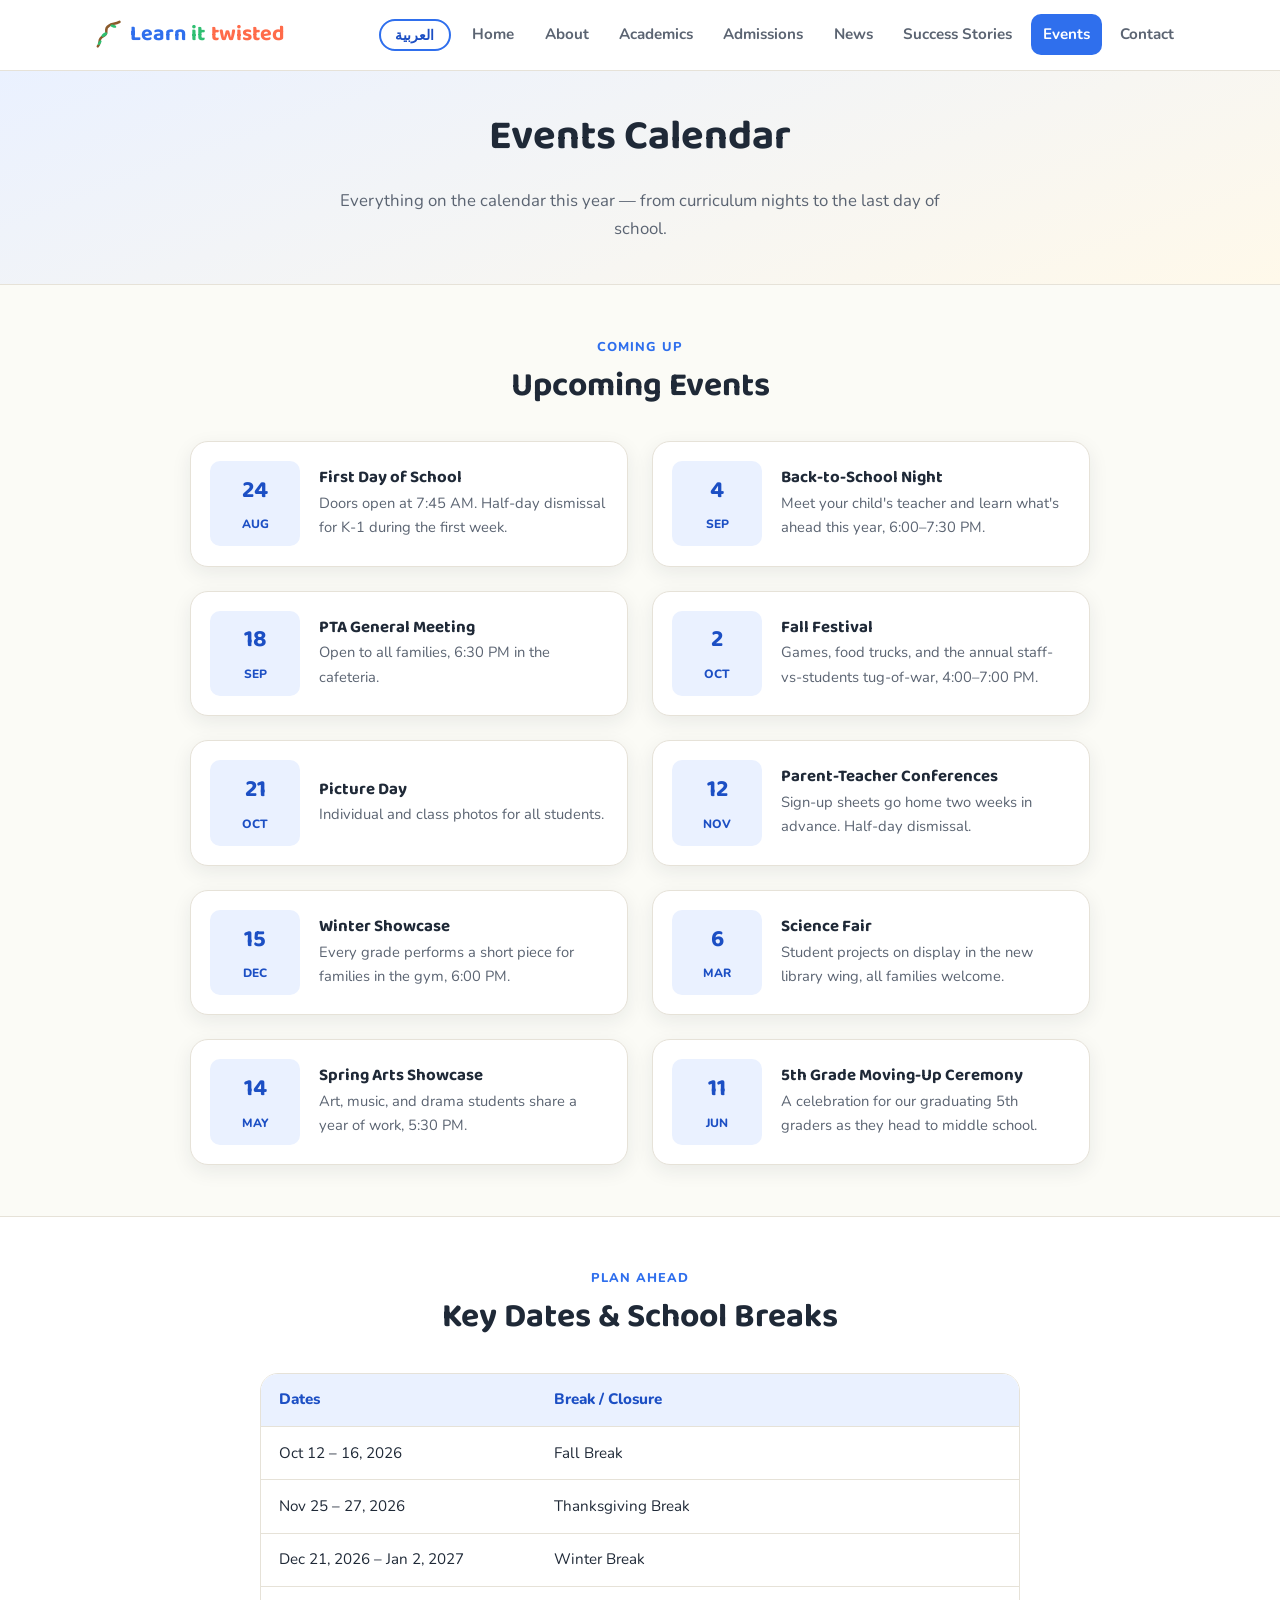
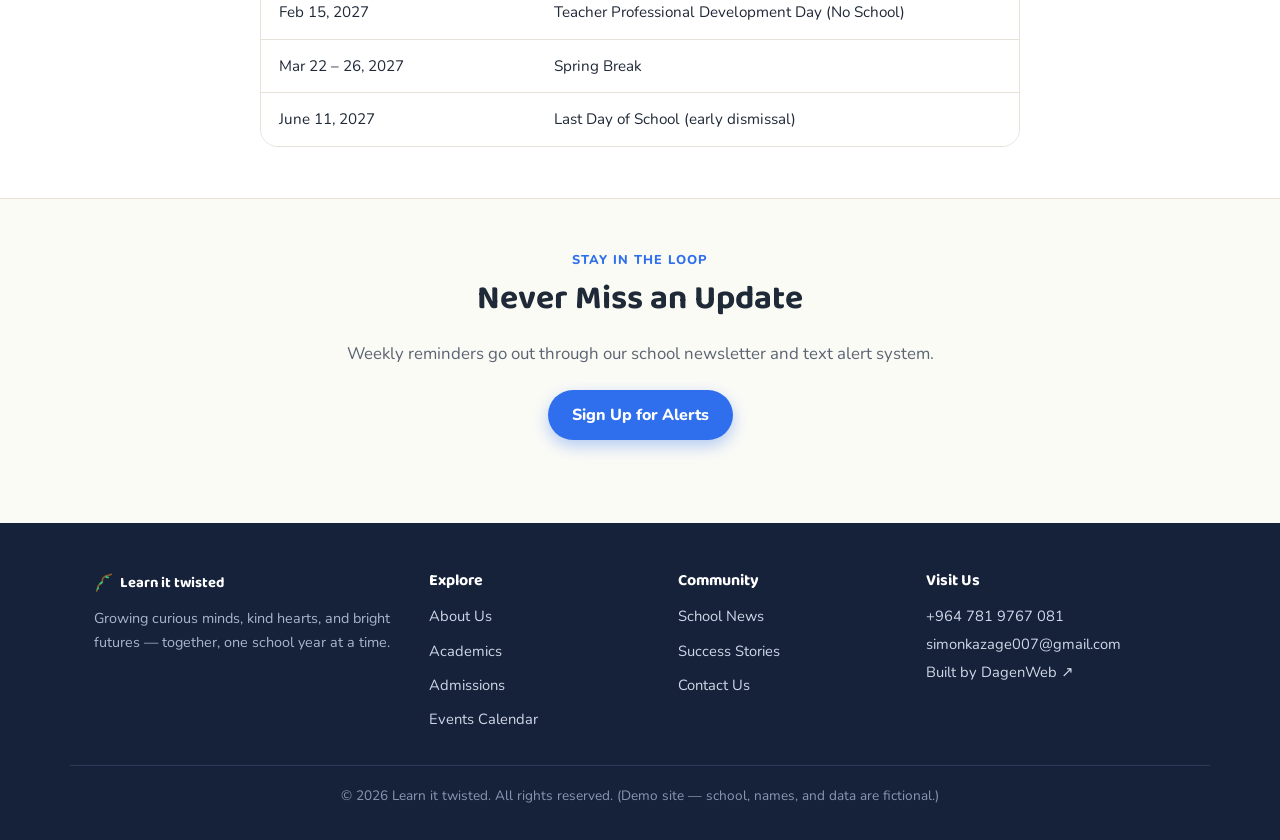
<file: events.html>
<!DOCTYPE html>
<html lang="en">
<head>
<meta charset="UTF-8">
<meta name="viewport" content="width=device-width, initial-scale=1.0">
<title>Events Calendar — Learn it twisted</title>
<meta name="description" content="Upcoming events and key school-year dates at Learn it twisted.">
<link rel="icon" href="data:image/svg+xml,<svg xmlns=%22http://www.w3.org/2000/svg%22 viewBox=%220 0 32 32%22><path d=%22M4,28 C8,24 3,20 10,17 C17,14 9,10 16,6 C19,3 22,5 27,2%22 fill=%22none%22 stroke=%22%238b5a2b%22 stroke-width=%222.6%22 stroke-linecap=%22round%22/><ellipse cx=%2211%22 cy=%2215.5%22 rx=%223.4%22 ry=%221.7%22 fill=%22%232fbf71%22 transform=%22rotate(-35 11 15.5)%22/><ellipse cx=%2220.5%22 cy=%226.5%22 rx=%223.2%22 ry=%221.6%22 fill=%22%232fbf71%22 transform=%22rotate(15 20.5 6.5)%22/><ellipse cx=%226%22 cy=%2224%22 rx=%222.8%22 ry=%221.4%22 fill=%22%232fbf71%22 transform=%22rotate(-55 6 24)%22/></svg>">
<link rel="preconnect" href="https://fonts.googleapis.com">
<link rel="preconnect" href="https://fonts.gstatic.com" crossorigin>
<link href="https://fonts.googleapis.com/css2?family=Baloo+2:wght@500;600;700;800&family=Nunito:wght@400;600;700;800&family=Tajawal:wght@400;500;700;800&display=swap" rel="stylesheet">
<link rel="stylesheet" href="assets/css/style.css">
</head>
<body>
<header class="site-header">
    <div class="container header-inner">
        <a href="index.html" class="logo"><svg class="brand-icon" viewBox="0 0 32 32" aria-hidden="true"><path d="M4,28 C8,24 3,20 10,17 C17,14 9,10 16,6 C19,3 22,5 27,2" fill="none" stroke="#8b5a2b" stroke-width="2.6" stroke-linecap="round"/><ellipse cx="11" cy="15.5" rx="3.4" ry="1.7" fill="#2fbf71" transform="rotate(-35 11 15.5)"/><ellipse cx="20.5" cy="6.5" rx="3.2" ry="1.6" fill="#2fbf71" transform="rotate(15 20.5 6.5)"/><ellipse cx="6" cy="24" rx="2.8" ry="1.4" fill="#2fbf71" transform="rotate(-55 6 24)"/></svg> <span class="logo-m">Learn</span> <span class="logo-g">it</span> <span class="logo-e">twisted</span></a>
        <nav class="main-nav">
            <button class="lang-toggle" id="langToggle" type="button" aria-label="Switch language">العربية</button>
            <button class="nav-toggle" id="navToggle" aria-label="Toggle menu">☰</button>
            <ul id="navList">
                <li><a href="index.html" data-ar="الرئيسية">Home</a></li>
                <li><a href="about.html" data-ar="نبذة عنا">About</a></li>
                <li><a href="academics.html" data-ar="المناهج">Academics</a></li>
                <li><a href="admissions.html" data-ar="القبول">Admissions</a></li>
                <li><a href="news.html" data-ar="الأخبار">News</a></li>
                <li><a href="success.html" data-ar="قصص النجاح">Success Stories</a></li>
                <li><a href="events.html" class="active" data-ar="الفعاليات">Events</a></li>
                <li><a href="contact.html" data-ar="تواصل">Contact</a></li>
            </ul>
        </nav>
    </div>
</header>

<main>
<section class="page-hero">
    <div class="container">
        <h1 data-ar="تقويم الفعاليات">Events Calendar</h1>
        <p data-ar="كل ما هو مدرج في التقويم هذا العام — من أمسيات المناهج حتى آخر يوم دراسي.">Everything on the calendar this year — from curriculum nights to the last day of school.</p>
    </div>
</section>

<section class="section">
    <div class="container">
        <div class="section-head">
            <span class="eyebrow" data-ar="قادم قريبًا">Coming up</span>
            <h2 class="section-title" data-ar="الفعاليات القادمة">Upcoming Events</h2>
        </div>
        <div class="grid grid-2" style="max-width:900px;margin:0 auto;">
            <div class="event-card">
                <div class="event-date"><span class="day">24</span><span class="mon" data-ar="أغسطس">Aug</span></div>
                <div><h3 data-ar="أول يوم دراسي">First Day of School</h3><p data-ar="تُفتح الأبواب الساعة 7:45 صباحًا. انصراف نصف يوم للروضة والصف الأول خلال الأسبوع الأول.">Doors open at 7:45 AM. Half-day dismissal for K-1 during the first week.</p></div>
            </div>
            <div class="event-card">
                <div class="event-date"><span class="day">4</span><span class="mon" data-ar="سبتمبر">Sep</span></div>
                <div><h3 data-ar="أمسية العودة إلى المدرسة">Back-to-School Night</h3><p data-ar="تعرّف على معلّم طفلك وتعرّف على ما ينتظركم هذا العام، من 6:00 إلى 7:30 مساءً.">Meet your child's teacher and learn what's ahead this year, 6:00–7:30 PM.</p></div>
            </div>
            <div class="event-card">
                <div class="event-date"><span class="day">18</span><span class="mon" data-ar="سبتمبر">Sep</span></div>
                <div><h3 data-ar="اجتماع رابطة أولياء الأمور العام">PTA General Meeting</h3><p data-ar="مفتوح لجميع العائلات، الساعة 6:30 مساءً في الكافتيريا.">Open to all families, 6:30 PM in the cafeteria.</p></div>
            </div>
            <div class="event-card">
                <div class="event-date"><span class="day">2</span><span class="mon" data-ar="أكتوبر">Oct</span></div>
                <div><h3 data-ar="مهرجان الخريف">Fall Festival</h3><p data-ar="ألعاب، وشاحنات طعام، وشد الحبل السنوي بين الطاقم والطلاب، من 4:00 إلى 7:00 مساءً.">Games, food trucks, and the annual staff-vs-students tug-of-war, 4:00–7:00 PM.</p></div>
            </div>
            <div class="event-card">
                <div class="event-date"><span class="day">21</span><span class="mon" data-ar="أكتوبر">Oct</span></div>
                <div><h3 data-ar="يوم التصوير">Picture Day</h3><p data-ar="صور فردية وجماعية لجميع الطلاب.">Individual and class photos for all students.</p></div>
            </div>
            <div class="event-card">
                <div class="event-date"><span class="day">12</span><span class="mon" data-ar="نوفمبر">Nov</span></div>
                <div><h3 data-ar="اجتماعات أولياء الأمور والمعلمين">Parent-Teacher Conferences</h3><p data-ar="تُرسل استمارات التسجيل قبل أسبوعين. انصراف نصف يوم.">Sign-up sheets go home two weeks in advance. Half-day dismissal.</p></div>
            </div>
            <div class="event-card">
                <div class="event-date"><span class="day">15</span><span class="mon" data-ar="ديسمبر">Dec</span></div>
                <div><h3 data-ar="معرض الشتاء">Winter Showcase</h3><p data-ar="يقدّم كل صف عرضًا قصيرًا للعائلات في الصالة الرياضية، الساعة 6:00 مساءً.">Every grade performs a short piece for families in the gym, 6:00 PM.</p></div>
            </div>
            <div class="event-card">
                <div class="event-date"><span class="day">6</span><span class="mon" data-ar="مارس">Mar</span></div>
                <div><h3 data-ar="معرض العلوم">Science Fair</h3><p data-ar="عرض مشاريع الطلاب في جناح المكتبة الجديد، جميع العائلات مدعوة.">Student projects on display in the new library wing, all families welcome.</p></div>
            </div>
            <div class="event-card">
                <div class="event-date"><span class="day">14</span><span class="mon" data-ar="مايو">May</span></div>
                <div><h3 data-ar="معرض الفنون الربيعي">Spring Arts Showcase</h3><p data-ar="يشارك طلاب الفن والموسيقى والمسرح عامًا من العمل، الساعة 5:30 مساءً.">Art, music, and drama students share a year of work, 5:30 PM.</p></div>
            </div>
            <div class="event-card">
                <div class="event-date"><span class="day">11</span><span class="mon" data-ar="يونيو">Jun</span></div>
                <div><h3 data-ar="حفل تخرّج الصف الخامس">5th Grade Moving-Up Ceremony</h3><p data-ar="احتفال بطلاب الصف الخامس المتخرجين وهم يتجهون إلى المرحلة المتوسطة.">A celebration for our graduating 5th graders as they head to middle school.</p></div>
            </div>
        </div>
    </div>
</section>

<section class="section section-alt">
    <div class="container">
        <div class="section-head">
            <span class="eyebrow" data-ar="خطط مسبقًا">Plan ahead</span>
            <h2 class="section-title" data-ar="تواريخ مهمة وعطلات مدرسية">Key Dates &amp; School Breaks</h2>
        </div>
        <div class="table-wrap" style="max-width:760px;margin:0 auto;">
            <table>
                <thead><tr><th data-ar="التواريخ">Dates</th><th data-ar="العطلة / الإغلاق">Break / Closure</th></tr></thead>
                <tbody>
                    <tr><td data-ar="12 – 16 أكتوبر 2026">Oct 12 – 16, 2026</td><td data-ar="عطلة الخريف">Fall Break</td></tr>
                    <tr><td data-ar="25 – 27 نوفمبر 2026">Nov 25 – 27, 2026</td><td data-ar="عطلة عيد الشكر">Thanksgiving Break</td></tr>
                    <tr><td data-ar="21 ديسمبر 2026 – 2 يناير 2027">Dec 21, 2026 – Jan 2, 2027</td><td data-ar="عطلة الشتاء">Winter Break</td></tr>
                    <tr><td data-ar="15 فبراير 2027">Feb 15, 2027</td><td data-ar="يوم تطوير مهني للمعلمين (لا دوام)">Teacher Professional Development Day (No School)</td></tr>
                    <tr><td data-ar="22 – 26 مارس 2027">Mar 22 – 26, 2027</td><td data-ar="عطلة الربيع">Spring Break</td></tr>
                    <tr><td data-ar="11 يونيو 2027">June 11, 2027</td><td data-ar="آخر يوم دراسي (انصراف مبكر)">Last Day of School (early dismissal)</td></tr>
                </tbody>
            </table>
        </div>
    </div>
</section>

<section class="section">
    <div class="container text-center">
        <span class="eyebrow" data-ar="ابقَ على اطّلاع">Stay in the loop</span>
        <h2 class="section-title" data-ar="لا تفوّت أي تحديث">Never Miss an Update</h2>
        <p class="section-sub" style="margin-bottom:1.4rem;" data-ar="تُرسل تذكيرات أسبوعية عبر نشرة المدرسة ونظام التنبيهات النصية.">Weekly reminders go out through our school newsletter and text alert system.</p>
        <a href="contact.html" class="btn btn-blue" data-ar="اشترك للحصول على التنبيهات">Sign Up for Alerts</a>
    </div>
</section>
</main>

<footer class="site-footer">
    <div class="container footer-grid">
        <div class="footer-col footer-about">
            <a href="index.html" class="logo"><svg class="brand-icon" viewBox="0 0 32 32" aria-hidden="true"><path d="M4,28 C8,24 3,20 10,17 C17,14 9,10 16,6 C19,3 22,5 27,2" fill="none" stroke="#8b5a2b" stroke-width="2.6" stroke-linecap="round"/><ellipse cx="11" cy="15.5" rx="3.4" ry="1.7" fill="#2fbf71" transform="rotate(-35 11 15.5)"/><ellipse cx="20.5" cy="6.5" rx="3.2" ry="1.6" fill="#2fbf71" transform="rotate(15 20.5 6.5)"/><ellipse cx="6" cy="24" rx="2.8" ry="1.4" fill="#2fbf71" transform="rotate(-55 6 24)"/></svg> Learn it twisted</a>
            <p data-ar="ننمّي عقولًا فضولية، وقلوبًا طيبة، ومستقبلًا مشرقًا — معًا، عامًا دراسيًا تلو الآخر.">Growing curious minds, kind hearts, and bright futures — together, one school year at a time.</p>
        </div>
        <div class="footer-col">
            <h4 data-ar="استكشف">Explore</h4>
            <ul>
                <li><a href="about.html" data-ar="نبذة عنا">About Us</a></li>
                <li><a href="academics.html" data-ar="المناهج">Academics</a></li>
                <li><a href="admissions.html" data-ar="القبول">Admissions</a></li>
                <li><a href="events.html" data-ar="تقويم الفعاليات">Events Calendar</a></li>
            </ul>
        </div>
        <div class="footer-col">
            <h4 data-ar="المجتمع">Community</h4>
            <ul>
                <li><a href="news.html" data-ar="أخبار المدرسة">School News</a></li>
                <li><a href="success.html" data-ar="قصص النجاح">Success Stories</a></li>
                <li><a href="contact.html" data-ar="تواصل معنا">Contact Us</a></li>
            </ul>
        </div>
        <div class="footer-col">
            <h4 data-ar="تواصل">Visit Us</h4>
            <address>
                <a href="tel:+9647819767081">+964 781 9767 081</a><br>
                <a href="mailto:simonkazage007@gmail.com">simonkazage007@gmail.com</a><br>
                <a href="https://simon-dagenhart.github.io/DagenWeb/" target="_blank" rel="noopener noreferrer" data-ar="بُني بواسطة DagenWeb &#8599;">Built by DagenWeb &#8599;</a>
            </address>
        </div>
    </div>
    <div class="container footer-bottom">
        <p>&copy; <span id="year"></span> Learn it twisted. <span data-ar="جميع الحقوق محفوظة. (موقع تجريبي — اسم المدرسة والبيانات وهمية.)">All rights reserved. (Demo site — school, names, and data are fictional.)</span></p>
    </div>
</footer>
<script src="assets/js/main.js"></script>
</body>
</html>
</file>
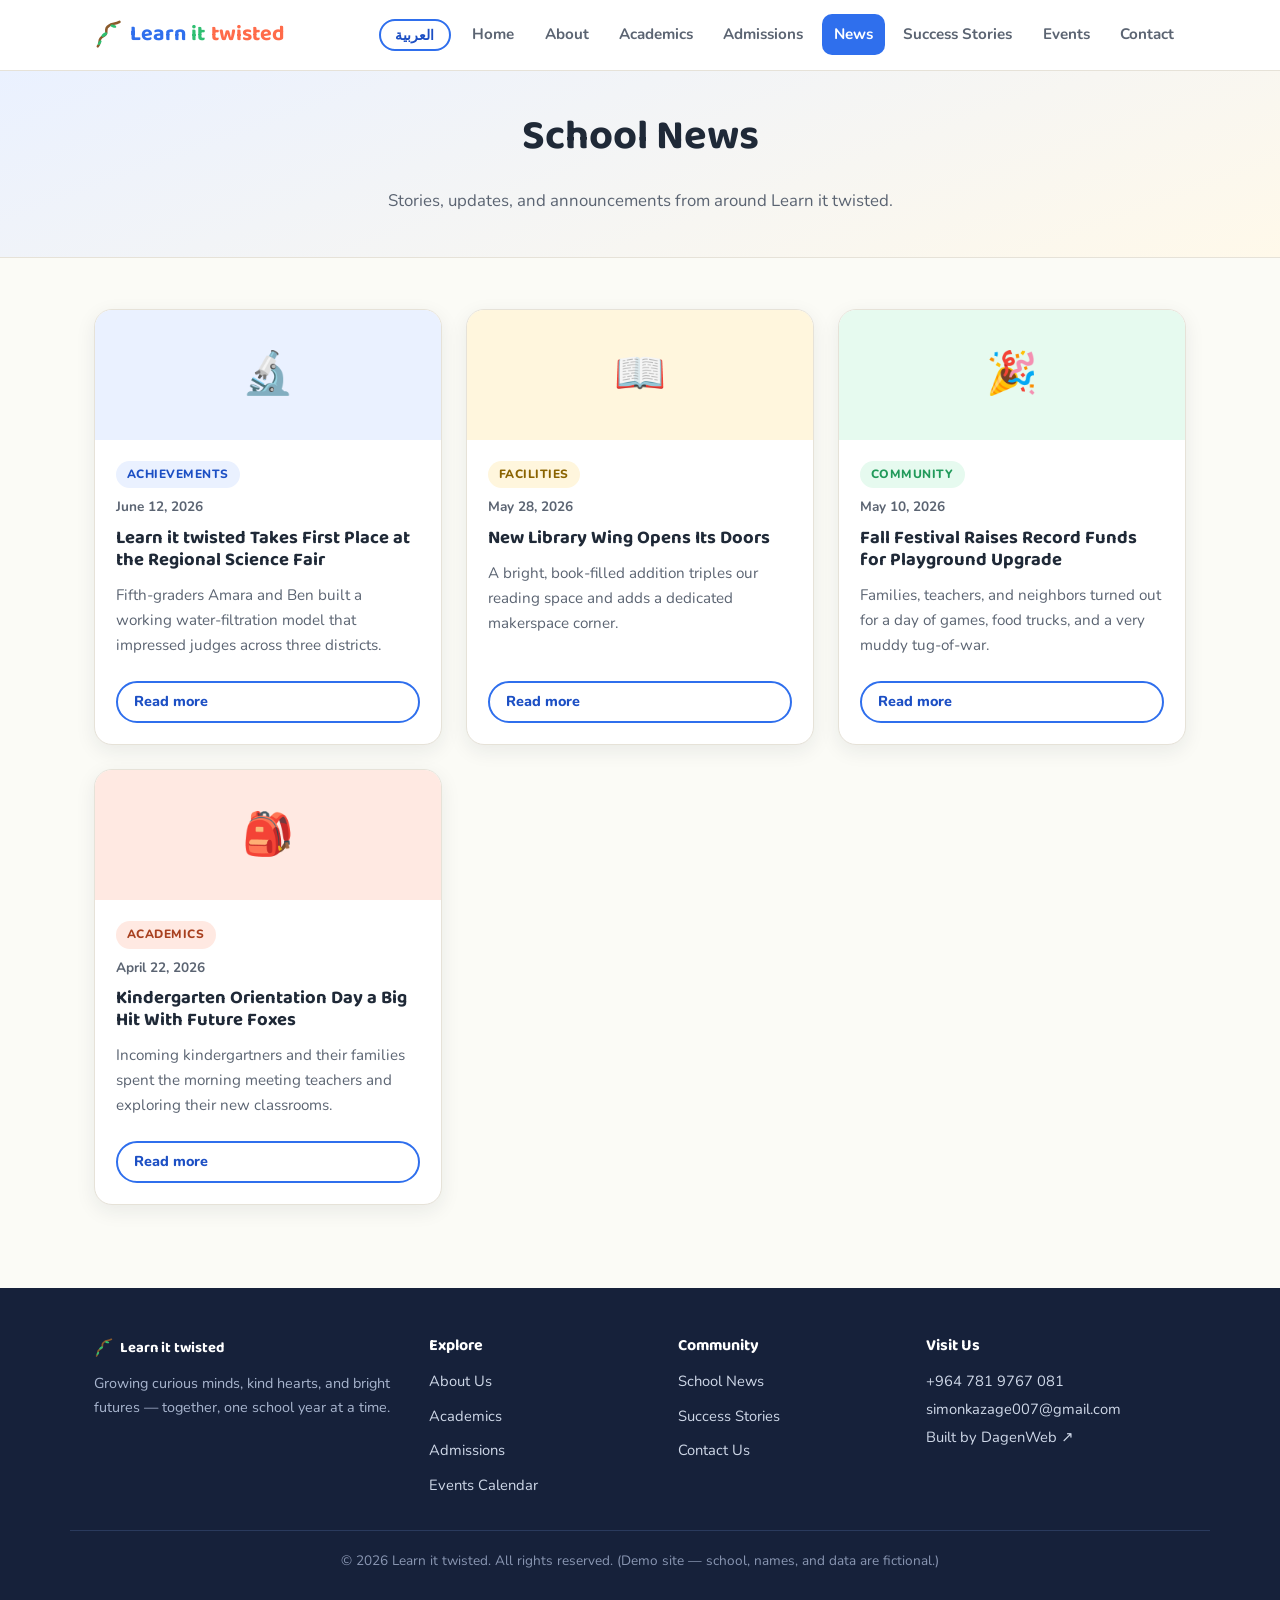
<file: news.html>
<!DOCTYPE html>
<html lang="en">
<head>
<meta charset="UTF-8">
<meta name="viewport" content="width=device-width, initial-scale=1.0">
<title>School News — Learn it twisted</title>
<meta name="description" content="The latest news, achievements, and community updates from Learn it twisted.">
<link rel="icon" href="data:image/svg+xml,<svg xmlns=%22http://www.w3.org/2000/svg%22 viewBox=%220 0 32 32%22><path d=%22M4,28 C8,24 3,20 10,17 C17,14 9,10 16,6 C19,3 22,5 27,2%22 fill=%22none%22 stroke=%22%238b5a2b%22 stroke-width=%222.6%22 stroke-linecap=%22round%22/><ellipse cx=%2211%22 cy=%2215.5%22 rx=%223.4%22 ry=%221.7%22 fill=%22%232fbf71%22 transform=%22rotate(-35 11 15.5)%22/><ellipse cx=%2220.5%22 cy=%226.5%22 rx=%223.2%22 ry=%221.6%22 fill=%22%232fbf71%22 transform=%22rotate(15 20.5 6.5)%22/><ellipse cx=%226%22 cy=%2224%22 rx=%222.8%22 ry=%221.4%22 fill=%22%232fbf71%22 transform=%22rotate(-55 6 24)%22/></svg>">
<link rel="preconnect" href="https://fonts.googleapis.com">
<link rel="preconnect" href="https://fonts.gstatic.com" crossorigin>
<link href="https://fonts.googleapis.com/css2?family=Baloo+2:wght@500;600;700;800&family=Nunito:wght@400;600;700;800&family=Tajawal:wght@400;500;700;800&display=swap" rel="stylesheet">
<link rel="stylesheet" href="assets/css/style.css">
</head>
<body>
<header class="site-header">
    <div class="container header-inner">
        <a href="index.html" class="logo"><svg class="brand-icon" viewBox="0 0 32 32" aria-hidden="true"><path d="M4,28 C8,24 3,20 10,17 C17,14 9,10 16,6 C19,3 22,5 27,2" fill="none" stroke="#8b5a2b" stroke-width="2.6" stroke-linecap="round"/><ellipse cx="11" cy="15.5" rx="3.4" ry="1.7" fill="#2fbf71" transform="rotate(-35 11 15.5)"/><ellipse cx="20.5" cy="6.5" rx="3.2" ry="1.6" fill="#2fbf71" transform="rotate(15 20.5 6.5)"/><ellipse cx="6" cy="24" rx="2.8" ry="1.4" fill="#2fbf71" transform="rotate(-55 6 24)"/></svg> <span class="logo-m">Learn</span> <span class="logo-g">it</span> <span class="logo-e">twisted</span></a>
        <nav class="main-nav">
            <button class="lang-toggle" id="langToggle" type="button" aria-label="Switch language">العربية</button>
            <button class="nav-toggle" id="navToggle" aria-label="Toggle menu">☰</button>
            <ul id="navList">
                <li><a href="index.html" data-ar="الرئيسية">Home</a></li>
                <li><a href="about.html" data-ar="نبذة عنا">About</a></li>
                <li><a href="academics.html" data-ar="المناهج">Academics</a></li>
                <li><a href="admissions.html" data-ar="القبول">Admissions</a></li>
                <li><a href="news.html" class="active" data-ar="الأخبار">News</a></li>
                <li><a href="success.html" data-ar="قصص النجاح">Success Stories</a></li>
                <li><a href="events.html" data-ar="الفعاليات">Events</a></li>
                <li><a href="contact.html" data-ar="تواصل">Contact</a></li>
            </ul>
        </nav>
    </div>
</header>

<main>
<section class="page-hero">
    <div class="container">
        <h1 data-ar="أخبار المدرسة">School News</h1>
        <p data-ar="قصص، وتحديثات، وإعلانات من Learn it twisted.">Stories, updates, and announcements from around Learn it twisted.</p>
    </div>
</section>

<section class="section">
    <div class="container">
        <div class="grid grid-3">
            <div class="news-card">
                <div class="news-thumb bg-blue">🔬</div>
                <div class="news-card-body">
                    <span class="tag tag-blue" data-ar="إنجازات">Achievements</span>
                    <span class="news-date" data-ar="12 يونيو 2026">June 12, 2026</span>
                    <h3 data-ar="Learn it twisted تحصد المركز الأول في معرض العلوم الإقليمي">Learn it twisted Takes First Place at the Regional Science Fair</h3>
                    <p data-ar="طلاب الصف الخامس أمارا وبِن بنوا نموذجًا عاملًا لتنقية المياه أبهر الحكام من ثلاث مناطق تعليمية.">Fifth-graders Amara and Ben built a working water-filtration model that impressed judges across three districts.</p>
                    <a href="news/article-science-fair.html" class="btn btn-outline btn-sm" data-ar="اقرأ المزيد">Read more</a>
                </div>
            </div>
            <div class="news-card">
                <div class="news-thumb bg-yellow">📖</div>
                <div class="news-card-body">
                    <span class="tag tag-yellow" data-ar="المرافق">Facilities</span>
                    <span class="news-date" data-ar="28 مايو 2026">May 28, 2026</span>
                    <h3 data-ar="جناح المكتبة الجديد يفتح أبوابه">New Library Wing Opens Its Doors</h3>
                    <p data-ar="إضافة مشرقة ومليئة بالكتب تضاعف مساحة القراءة لدينا ثلاث مرات وتضيف ركن ابتكار مخصصًا.">A bright, book-filled addition triples our reading space and adds a dedicated makerspace corner.</p>
                    <a href="news/article-library-wing.html" class="btn btn-outline btn-sm" data-ar="اقرأ المزيد">Read more</a>
                </div>
            </div>
            <div class="news-card">
                <div class="news-thumb bg-green">🎉</div>
                <div class="news-card-body">
                    <span class="tag tag-green" data-ar="المجتمع">Community</span>
                    <span class="news-date" data-ar="10 مايو 2026">May 10, 2026</span>
                    <h3 data-ar="مهرجان الخريف يجمع أموالًا قياسية لتطوير الملعب">Fall Festival Raises Record Funds for Playground Upgrade</h3>
                    <p data-ar="حضرت العائلات والمعلمون والجيران يومًا حافلًا بالألعاب وشاحنات الطعام وشد الحبل الموحل جدًا.">Families, teachers, and neighbors turned out for a day of games, food trucks, and a very muddy tug-of-war.</p>
                    <a href="news/article-fall-festival.html" class="btn btn-outline btn-sm" data-ar="اقرأ المزيد">Read more</a>
                </div>
            </div>
            <div class="news-card">
                <div class="news-thumb bg-orange">🎒</div>
                <div class="news-card-body">
                    <span class="tag tag-orange" data-ar="أكاديمي">Academics</span>
                    <span class="news-date" data-ar="22 أبريل 2026">April 22, 2026</span>
                    <h3 data-ar="يوم توجيه الروضة يلقى إقبالًا كبيرًا من ثعالب المستقبل">Kindergarten Orientation Day a Big Hit With Future Foxes</h3>
                    <p data-ar="أمضى طلاب الروضة الجدد وعائلاتهم الصباح في التعرف على المعلمين واستكشاف صفوفهم الجديدة.">Incoming kindergartners and their families spent the morning meeting teachers and exploring their new classrooms.</p>
                    <a href="news/article-kinder-orientation.html" class="btn btn-outline btn-sm" data-ar="اقرأ المزيد">Read more</a>
                </div>
            </div>
        </div>
    </div>
</section>
</main>

<footer class="site-footer">
    <div class="container footer-grid">
        <div class="footer-col footer-about">
            <a href="index.html" class="logo"><svg class="brand-icon" viewBox="0 0 32 32" aria-hidden="true"><path d="M4,28 C8,24 3,20 10,17 C17,14 9,10 16,6 C19,3 22,5 27,2" fill="none" stroke="#8b5a2b" stroke-width="2.6" stroke-linecap="round"/><ellipse cx="11" cy="15.5" rx="3.4" ry="1.7" fill="#2fbf71" transform="rotate(-35 11 15.5)"/><ellipse cx="20.5" cy="6.5" rx="3.2" ry="1.6" fill="#2fbf71" transform="rotate(15 20.5 6.5)"/><ellipse cx="6" cy="24" rx="2.8" ry="1.4" fill="#2fbf71" transform="rotate(-55 6 24)"/></svg> Learn it twisted</a>
            <p data-ar="ننمّي عقولًا فضولية، وقلوبًا طيبة، ومستقبلًا مشرقًا — معًا، عامًا دراسيًا تلو الآخر.">Growing curious minds, kind hearts, and bright futures — together, one school year at a time.</p>
        </div>
        <div class="footer-col">
            <h4 data-ar="استكشف">Explore</h4>
            <ul>
                <li><a href="about.html" data-ar="نبذة عنا">About Us</a></li>
                <li><a href="academics.html" data-ar="المناهج">Academics</a></li>
                <li><a href="admissions.html" data-ar="القبول">Admissions</a></li>
                <li><a href="events.html" data-ar="تقويم الفعاليات">Events Calendar</a></li>
            </ul>
        </div>
        <div class="footer-col">
            <h4 data-ar="المجتمع">Community</h4>
            <ul>
                <li><a href="news.html" data-ar="أخبار المدرسة">School News</a></li>
                <li><a href="success.html" data-ar="قصص النجاح">Success Stories</a></li>
                <li><a href="contact.html" data-ar="تواصل معنا">Contact Us</a></li>
            </ul>
        </div>
        <div class="footer-col">
            <h4 data-ar="تواصل">Visit Us</h4>
            <address>
                <a href="tel:+9647819767081">+964 781 9767 081</a><br>
                <a href="mailto:simonkazage007@gmail.com">simonkazage007@gmail.com</a><br>
                <a href="https://simon-dagenhart.github.io/DagenWeb/" target="_blank" rel="noopener noreferrer" data-ar="بُني بواسطة DagenWeb &#8599;">Built by DagenWeb &#8599;</a>
            </address>
        </div>
    </div>
    <div class="container footer-bottom">
        <p>&copy; <span id="year"></span> Learn it twisted. <span data-ar="جميع الحقوق محفوظة. (موقع تجريبي — اسم المدرسة والبيانات وهمية.)">All rights reserved. (Demo site — school, names, and data are fictional.)</span></p>
    </div>
</footer>
<script src="assets/js/main.js"></script>
</body>
</html>
</file>
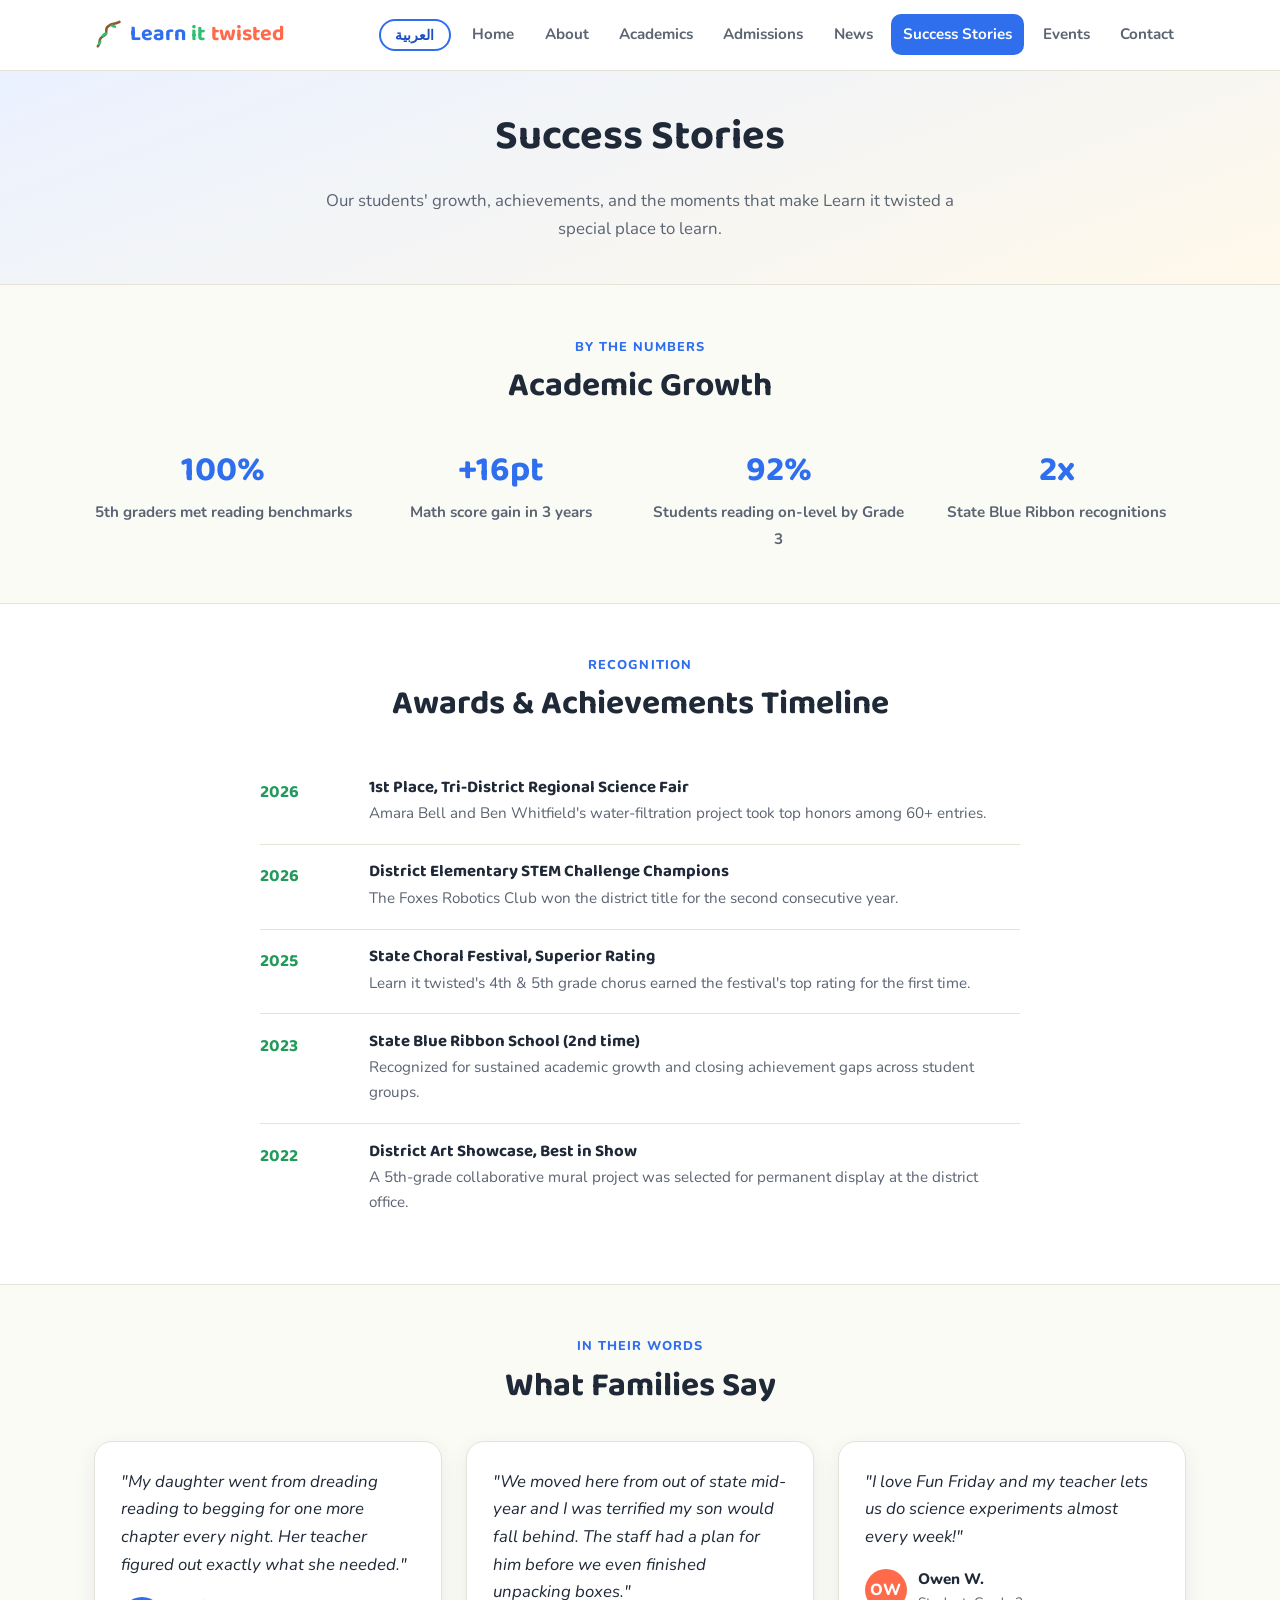
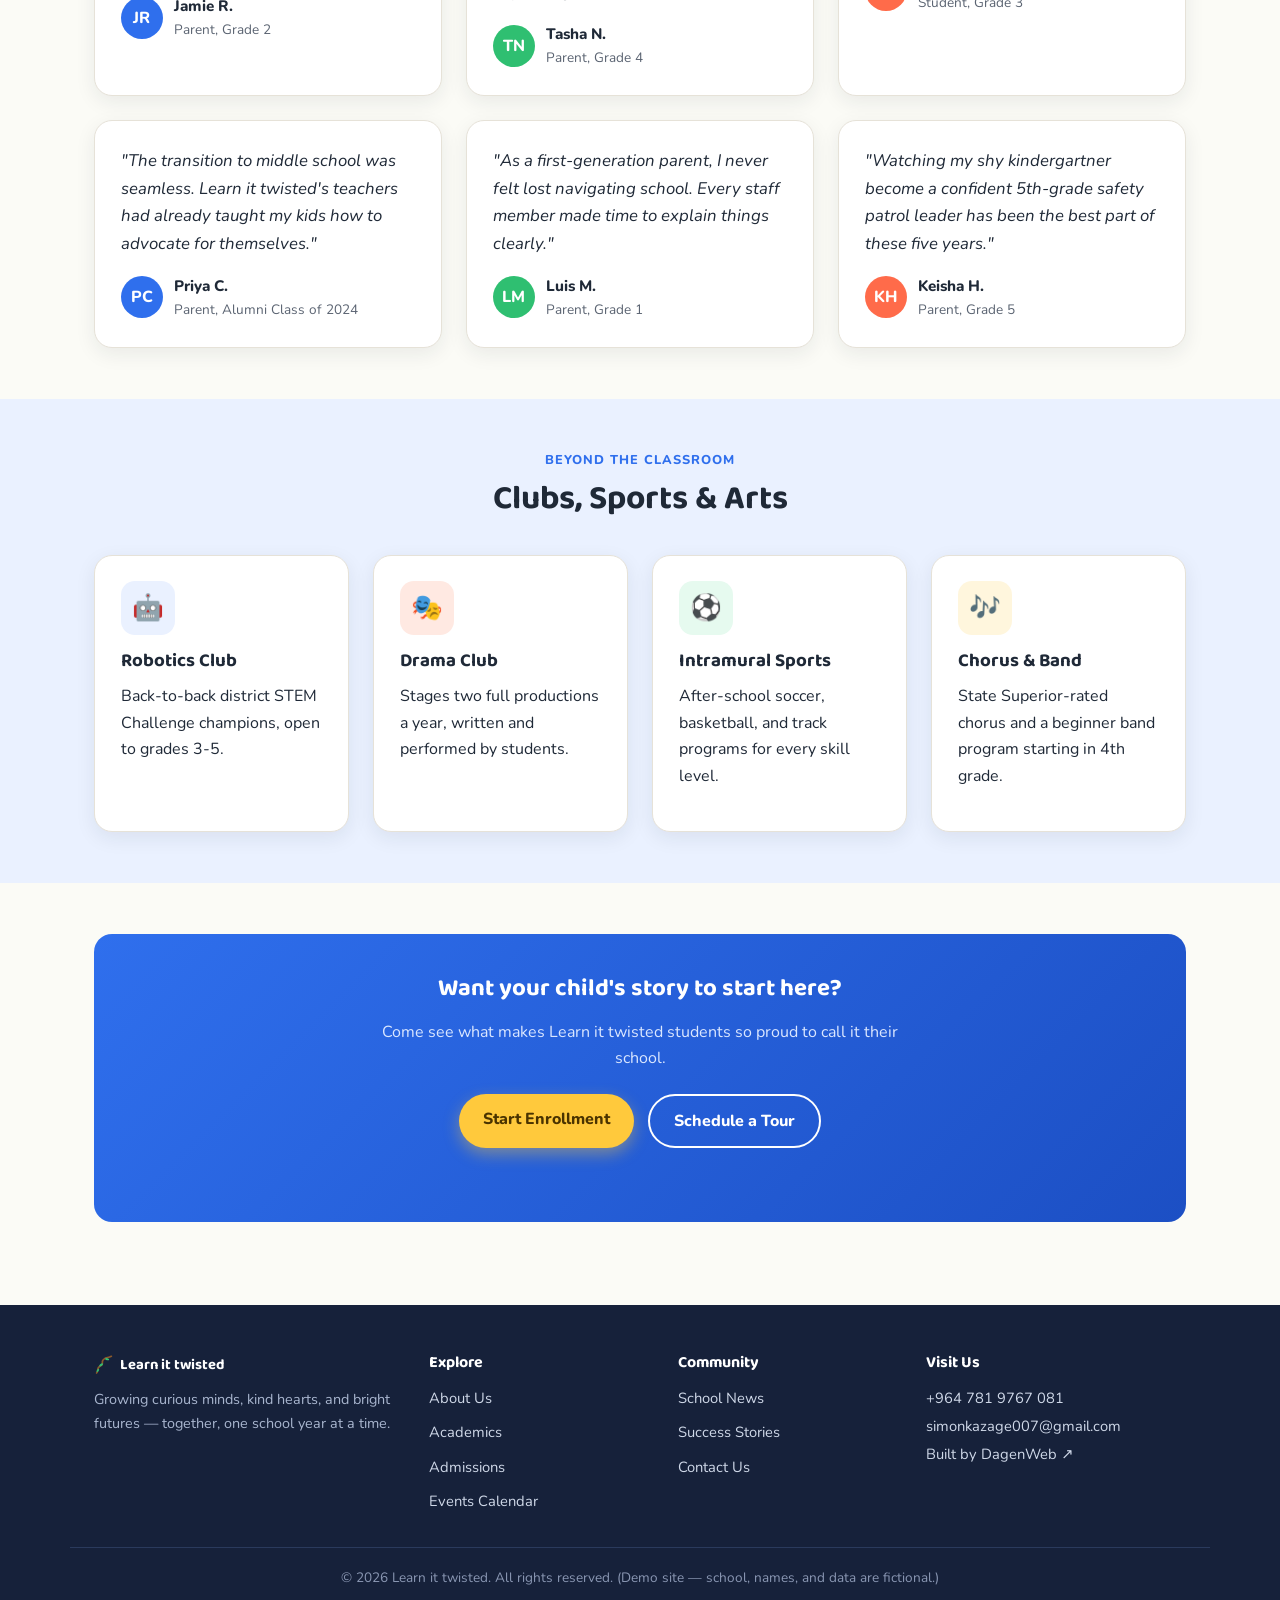
<file: success.html>
<!DOCTYPE html>
<html lang="en">
<head>
<meta charset="UTF-8">
<meta name="viewport" content="width=device-width, initial-scale=1.0">
<title>Success Stories — Learn it twisted</title>
<meta name="description" content="Student achievements, awards, testimonials, and academic growth at Learn it twisted.">
<link rel="icon" href="data:image/svg+xml,<svg xmlns=%22http://www.w3.org/2000/svg%22 viewBox=%220 0 32 32%22><path d=%22M4,28 C8,24 3,20 10,17 C17,14 9,10 16,6 C19,3 22,5 27,2%22 fill=%22none%22 stroke=%22%238b5a2b%22 stroke-width=%222.6%22 stroke-linecap=%22round%22/><ellipse cx=%2211%22 cy=%2215.5%22 rx=%223.4%22 ry=%221.7%22 fill=%22%232fbf71%22 transform=%22rotate(-35 11 15.5)%22/><ellipse cx=%2220.5%22 cy=%226.5%22 rx=%223.2%22 ry=%221.6%22 fill=%22%232fbf71%22 transform=%22rotate(15 20.5 6.5)%22/><ellipse cx=%226%22 cy=%2224%22 rx=%222.8%22 ry=%221.4%22 fill=%22%232fbf71%22 transform=%22rotate(-55 6 24)%22/></svg>">
<link rel="preconnect" href="https://fonts.googleapis.com">
<link rel="preconnect" href="https://fonts.gstatic.com" crossorigin>
<link href="https://fonts.googleapis.com/css2?family=Baloo+2:wght@500;600;700;800&family=Nunito:wght@400;600;700;800&family=Tajawal:wght@400;500;700;800&display=swap" rel="stylesheet">
<link rel="stylesheet" href="assets/css/style.css">
</head>
<body>
<header class="site-header">
    <div class="container header-inner">
        <a href="index.html" class="logo"><svg class="brand-icon" viewBox="0 0 32 32" aria-hidden="true"><path d="M4,28 C8,24 3,20 10,17 C17,14 9,10 16,6 C19,3 22,5 27,2" fill="none" stroke="#8b5a2b" stroke-width="2.6" stroke-linecap="round"/><ellipse cx="11" cy="15.5" rx="3.4" ry="1.7" fill="#2fbf71" transform="rotate(-35 11 15.5)"/><ellipse cx="20.5" cy="6.5" rx="3.2" ry="1.6" fill="#2fbf71" transform="rotate(15 20.5 6.5)"/><ellipse cx="6" cy="24" rx="2.8" ry="1.4" fill="#2fbf71" transform="rotate(-55 6 24)"/></svg> <span class="logo-m">Learn</span> <span class="logo-g">it</span> <span class="logo-e">twisted</span></a>
        <nav class="main-nav">
            <button class="lang-toggle" id="langToggle" type="button" aria-label="Switch language">العربية</button>
            <button class="nav-toggle" id="navToggle" aria-label="Toggle menu">☰</button>
            <ul id="navList">
                <li><a href="index.html" data-ar="الرئيسية">Home</a></li>
                <li><a href="about.html" data-ar="نبذة عنا">About</a></li>
                <li><a href="academics.html" data-ar="المناهج">Academics</a></li>
                <li><a href="admissions.html" data-ar="القبول">Admissions</a></li>
                <li><a href="news.html" data-ar="الأخبار">News</a></li>
                <li><a href="success.html" class="active" data-ar="قصص النجاح">Success Stories</a></li>
                <li><a href="events.html" data-ar="الفعاليات">Events</a></li>
                <li><a href="contact.html" data-ar="تواصل">Contact</a></li>
            </ul>
        </nav>
    </div>
</header>

<main>
<section class="page-hero">
    <div class="container">
        <h1 data-ar="قصص النجاح">Success Stories</h1>
        <p data-ar="نمو طلابنا، وإنجازاتهم، واللحظات التي تجعل Learn it twisted مكانًا مميزًا للتعلّم.">Our students' growth, achievements, and the moments that make Learn it twisted a special place to learn.</p>
    </div>
</section>

<section class="section">
    <div class="container">
        <div class="section-head">
            <span class="eyebrow" data-ar="بالأرقام">By the numbers</span>
            <h2 class="section-title" data-ar="النمو الأكاديمي">Academic Growth</h2>
        </div>
        <div class="stats-row">
            <div class="stat"><span class="stat-num">100%</span><span class="stat-label" data-ar="من طلاب الصف الخامس حققوا معايير القراءة">5th graders met reading benchmarks</span></div>
            <div class="stat"><span class="stat-num">+16pt</span><span class="stat-label" data-ar="ارتفاع درجات الرياضيات خلال 3 سنوات">Math score gain in 3 years</span></div>
            <div class="stat"><span class="stat-num">92%</span><span class="stat-label" data-ar="من الطلاب يقرأون بمستوى صفهم بحلول الصف الثالث">Students reading on-level by Grade 3</span></div>
            <div class="stat"><span class="stat-num">2x</span><span class="stat-label" data-ar="تقديرات الشريط الأزرق الحكومية">State Blue Ribbon recognitions</span></div>
        </div>
    </div>
</section>

<section class="section section-alt">
    <div class="container">
        <div class="section-head">
            <span class="eyebrow" data-ar="التقدير">Recognition</span>
            <h2 class="section-title" data-ar="الجدول الزمني للجوائز والإنجازات">Awards &amp; Achievements Timeline</h2>
        </div>
        <ol class="timeline" style="max-width:760px;margin:0 auto;">
            <li>
                <span class="timeline-year">2026</span>
                <div>
                    <h4 data-ar="المركز الأول، معرض العلوم الإقليمي بين ثلاث مناطق">1st Place, Tri-District Regional Science Fair</h4>
                    <p data-ar="حصل مشروع تنقية المياه لأمارا بيل وبِن ويتفيلد على أعلى تكريم بين أكثر من 60 مشاركة.">Amara Bell and Ben Whitfield's water-filtration project took top honors among 60+ entries.</p>
                </div>
            </li>
            <li>
                <span class="timeline-year">2026</span>
                <div>
                    <h4 data-ar="أبطال تحدي العلوم والتقنية للمرحلة الابتدائية على مستوى المنطقة">District Elementary STEM Challenge Champions</h4>
                    <p data-ar="فاز نادي روبوتات الثعالب بلقب المنطقة للعام الثاني على التوالي.">The Foxes Robotics Club won the district title for the second consecutive year.</p>
                </div>
            </li>
            <li>
                <span class="timeline-year">2025</span>
                <div>
                    <h4 data-ar="مهرجان الغناء الجماعي الحكومي، تقييم ممتاز">State Choral Festival, Superior Rating</h4>
                    <p data-ar="حصلت جوقة الصفين الرابع والخامس في Learn it twisted على أعلى تقييم في المهرجان للمرة الأولى.">Learn it twisted's 4th &amp; 5th grade chorus earned the festival's top rating for the first time.</p>
                </div>
            </li>
            <li>
                <span class="timeline-year">2023</span>
                <div>
                    <h4 data-ar="مدرسة الشريط الأزرق الحكومية (للمرة الثانية)">State Blue Ribbon School (2nd time)</h4>
                    <p data-ar="حصلت على تقدير للنمو الأكاديمي المستمر وسد فجوات التحصيل بين مجموعات الطلاب.">Recognized for sustained academic growth and closing achievement gaps across student groups.</p>
                </div>
            </li>
            <li>
                <span class="timeline-year">2022</span>
                <div>
                    <h4 data-ar="معرض الفنون على مستوى المنطقة، الأفضل في المعرض">District Art Showcase, Best in Show</h4>
                    <p data-ar="تم اختيار مشروع جدارية جماعية لطلاب الصف الخامس للعرض الدائم في مكتب المنطقة التعليمية.">A 5th-grade collaborative mural project was selected for permanent display at the district office.</p>
                </div>
            </li>
        </ol>
    </div>
</section>

<section class="section">
    <div class="container">
        <div class="section-head">
            <span class="eyebrow" data-ar="بكلماتهم">In their words</span>
            <h2 class="section-title" data-ar="ماذا تقول العائلات">What Families Say</h2>
        </div>
        <div class="grid grid-3">
            <div class="testimonial-card">
                <p class="testimonial-quote" data-ar="&quot;انتقلت ابنتي من كراهية القراءة إلى التوسل لقراءة فصل إضافي كل ليلة. معلمتها عرفت بالضبط ما كانت تحتاجه.&quot;">"My daughter went from dreading reading to begging for one more chapter every night. Her teacher figured out exactly what she needed."</p>
                <div class="testimonial-author">
                    <div class="avatar avatar-blue">JR</div>
                    <div><div class="testimonial-name" data-ar="جيمي ر.">Jamie R.</div><div class="testimonial-role" data-ar="ولي أمر، الصف الثاني">Parent, Grade 2</div></div>
                </div>
            </div>
            <div class="testimonial-card">
                <p class="testimonial-quote" data-ar="&quot;انتقلنا إلى هنا من ولاية أخرى في منتصف العام وكنت خائفة جدًا من تأخر ابني دراسيًا. كان لدى الطاقم خطة له قبل أن ننتهي حتى من تفريغ الصناديق.&quot;">"We moved here from out of state mid-year and I was terrified my son would fall behind. The staff had a plan for him before we even finished unpacking boxes."</p>
                <div class="testimonial-author">
                    <div class="avatar avatar-green">TN</div>
                    <div><div class="testimonial-name" data-ar="تاشا ن.">Tasha N.</div><div class="testimonial-role" data-ar="ولية أمر، الصف الرابع">Parent, Grade 4</div></div>
                </div>
            </div>
            <div class="testimonial-card">
                <p class="testimonial-quote" data-ar="&quot;أحب جمعة المرح، ومعلمتي تسمح لنا بإجراء تجارب علمية كل أسبوع تقريبًا!&quot;">"I love Fun Friday and my teacher lets us do science experiments almost every week!"</p>
                <div class="testimonial-author">
                    <div class="avatar avatar-orange">OW</div>
                    <div><div class="testimonial-name" data-ar="أوين و.">Owen W.</div><div class="testimonial-role" data-ar="طالب، الصف الثالث">Student, Grade 3</div></div>
                </div>
            </div>
            <div class="testimonial-card">
                <p class="testimonial-quote" data-ar="&quot;كان الانتقال إلى المرحلة المتوسطة سلسًا تمامًا. معلمو Learn it twisted كانوا قد علّموا أطفالي بالفعل كيف يدافعون عن أنفسهم.&quot;">"The transition to middle school was seamless. Learn it twisted's teachers had already taught my kids how to advocate for themselves."</p>
                <div class="testimonial-author">
                    <div class="avatar avatar-blue">PC</div>
                    <div><div class="testimonial-name" data-ar="بريا س.">Priya C.</div><div class="testimonial-role" data-ar="ولية أمر، خريجة دفعة 2024">Parent, Alumni Class of 2024</div></div>
                </div>
            </div>
            <div class="testimonial-card">
                <p class="testimonial-quote" data-ar="&quot;بصفتي أحد أولياء الأمور من الجيل الأول، لم أشعر يومًا بالضياع في التعامل مع المدرسة. كل فرد من الطاقم كان يخصص وقتًا لشرح الأمور بوضوح.&quot;">"As a first-generation parent, I never felt lost navigating school. Every staff member made time to explain things clearly."</p>
                <div class="testimonial-author">
                    <div class="avatar avatar-green">LM</div>
                    <div><div class="testimonial-name" data-ar="لويس م.">Luis M.</div><div class="testimonial-role" data-ar="ولي أمر، الصف الأول">Parent, Grade 1</div></div>
                </div>
            </div>
            <div class="testimonial-card">
                <p class="testimonial-quote" data-ar="&quot;مشاهدة ابنتي الخجولة في الروضة وهي تصبح قائدة واثقة لدورية السلامة في الصف الخامس كانت أفضل ما في هذه السنوات الخمس.&quot;">"Watching my shy kindergartner become a confident 5th-grade safety patrol leader has been the best part of these five years."</p>
                <div class="testimonial-author">
                    <div class="avatar avatar-orange">KH</div>
                    <div><div class="testimonial-name" data-ar="كيشا هـ.">Keisha H.</div><div class="testimonial-role" data-ar="ولية أمر، الصف الخامس">Parent, Grade 5</div></div>
                </div>
            </div>
        </div>
    </div>
</section>

<section class="section section-tint">
    <div class="container">
        <div class="section-head">
            <span class="eyebrow" data-ar="خارج الصف الدراسي">Beyond the classroom</span>
            <h2 class="section-title" data-ar="الأندية والرياضة والفنون">Clubs, Sports &amp; Arts</h2>
        </div>
        <div class="grid grid-4">
            <div class="card">
                <div class="icon-badge bg-blue">🤖</div>
                <h3 data-ar="نادي الروبوتات">Robotics Club</h3>
                <p data-ar="أبطال متتاليان لتحدي العلوم والتقنية على مستوى المنطقة، مفتوح للصفوف 3-5.">Back-to-back district STEM Challenge champions, open to grades 3-5.</p>
            </div>
            <div class="card">
                <div class="icon-badge bg-orange">🎭</div>
                <h3 data-ar="نادي المسرح">Drama Club</h3>
                <p data-ar="يقدّم عرضين كاملين سنويًا، من كتابة وأداء الطلاب.">Stages two full productions a year, written and performed by students.</p>
            </div>
            <div class="card">
                <div class="icon-badge bg-green">⚽</div>
                <h3 data-ar="الرياضة داخل المدرسة">Intramural Sports</h3>
                <p data-ar="برامج كرة قدم وكرة سلة وألعاب قوى بعد الدوام لجميع المستويات.">After-school soccer, basketball, and track programs for every skill level.</p>
            </div>
            <div class="card">
                <div class="icon-badge bg-yellow">🎶</div>
                <h3 data-ar="الجوقة والفرقة الموسيقية">Chorus &amp; Band</h3>
                <p data-ar="جوقة حاصلة على تقييم ممتاز حكوميًا، وبرنامج فرقة موسيقية للمبتدئين يبدأ من الصف الرابع.">State Superior-rated chorus and a beginner band program starting in 4th grade.</p>
            </div>
        </div>
    </div>
</section>

<section class="section">
    <div class="container">
        <div class="cta-banner">
            <h2 data-ar="تريد أن تبدأ قصة طفلك هنا؟">Want your child's story to start here?</h2>
            <p data-ar="تعالوا لتروا ما الذي يجعل طلاب Learn it twisted فخورين جدًا بمدرستهم.">Come see what makes Learn it twisted students so proud to call it their school.</p>
            <div class="hero-actions">
                <a href="admissions.html" class="btn btn-yellow" data-ar="ابدأ التسجيل">Start Enrollment</a>
                <a href="contact.html" class="btn btn-outline" style="color:#fff;border-color:#fff;" data-ar="حدد موعد جولة">Schedule a Tour</a>
            </div>
        </div>
    </div>
</section>
</main>

<footer class="site-footer">
    <div class="container footer-grid">
        <div class="footer-col footer-about">
            <a href="index.html" class="logo"><svg class="brand-icon" viewBox="0 0 32 32" aria-hidden="true"><path d="M4,28 C8,24 3,20 10,17 C17,14 9,10 16,6 C19,3 22,5 27,2" fill="none" stroke="#8b5a2b" stroke-width="2.6" stroke-linecap="round"/><ellipse cx="11" cy="15.5" rx="3.4" ry="1.7" fill="#2fbf71" transform="rotate(-35 11 15.5)"/><ellipse cx="20.5" cy="6.5" rx="3.2" ry="1.6" fill="#2fbf71" transform="rotate(15 20.5 6.5)"/><ellipse cx="6" cy="24" rx="2.8" ry="1.4" fill="#2fbf71" transform="rotate(-55 6 24)"/></svg> Learn it twisted</a>
            <p data-ar="ننمّي عقولًا فضولية، وقلوبًا طيبة، ومستقبلًا مشرقًا — معًا، عامًا دراسيًا تلو الآخر.">Growing curious minds, kind hearts, and bright futures — together, one school year at a time.</p>
        </div>
        <div class="footer-col">
            <h4 data-ar="استكشف">Explore</h4>
            <ul>
                <li><a href="about.html" data-ar="نبذة عنا">About Us</a></li>
                <li><a href="academics.html" data-ar="المناهج">Academics</a></li>
                <li><a href="admissions.html" data-ar="القبول">Admissions</a></li>
                <li><a href="events.html" data-ar="تقويم الفعاليات">Events Calendar</a></li>
            </ul>
        </div>
        <div class="footer-col">
            <h4 data-ar="المجتمع">Community</h4>
            <ul>
                <li><a href="news.html" data-ar="أخبار المدرسة">School News</a></li>
                <li><a href="success.html" data-ar="قصص النجاح">Success Stories</a></li>
                <li><a href="contact.html" data-ar="تواصل معنا">Contact Us</a></li>
            </ul>
        </div>
        <div class="footer-col">
            <h4 data-ar="تواصل">Visit Us</h4>
            <address>
                <a href="tel:+9647819767081">+964 781 9767 081</a><br>
                <a href="mailto:simonkazage007@gmail.com">simonkazage007@gmail.com</a><br>
                <a href="https://simon-dagenhart.github.io/DagenWeb/" target="_blank" rel="noopener noreferrer" data-ar="بُني بواسطة DagenWeb &#8599;">Built by DagenWeb &#8599;</a>
            </address>
        </div>
    </div>
    <div class="container footer-bottom">
        <p>&copy; <span id="year"></span> Learn it twisted. <span data-ar="جميع الحقوق محفوظة. (موقع تجريبي — اسم المدرسة والبيانات وهمية.)">All rights reserved. (Demo site — school, names, and data are fictional.)</span></p>
    </div>
</footer>
<script src="assets/js/main.js"></script>
</body>
</html>
</file>
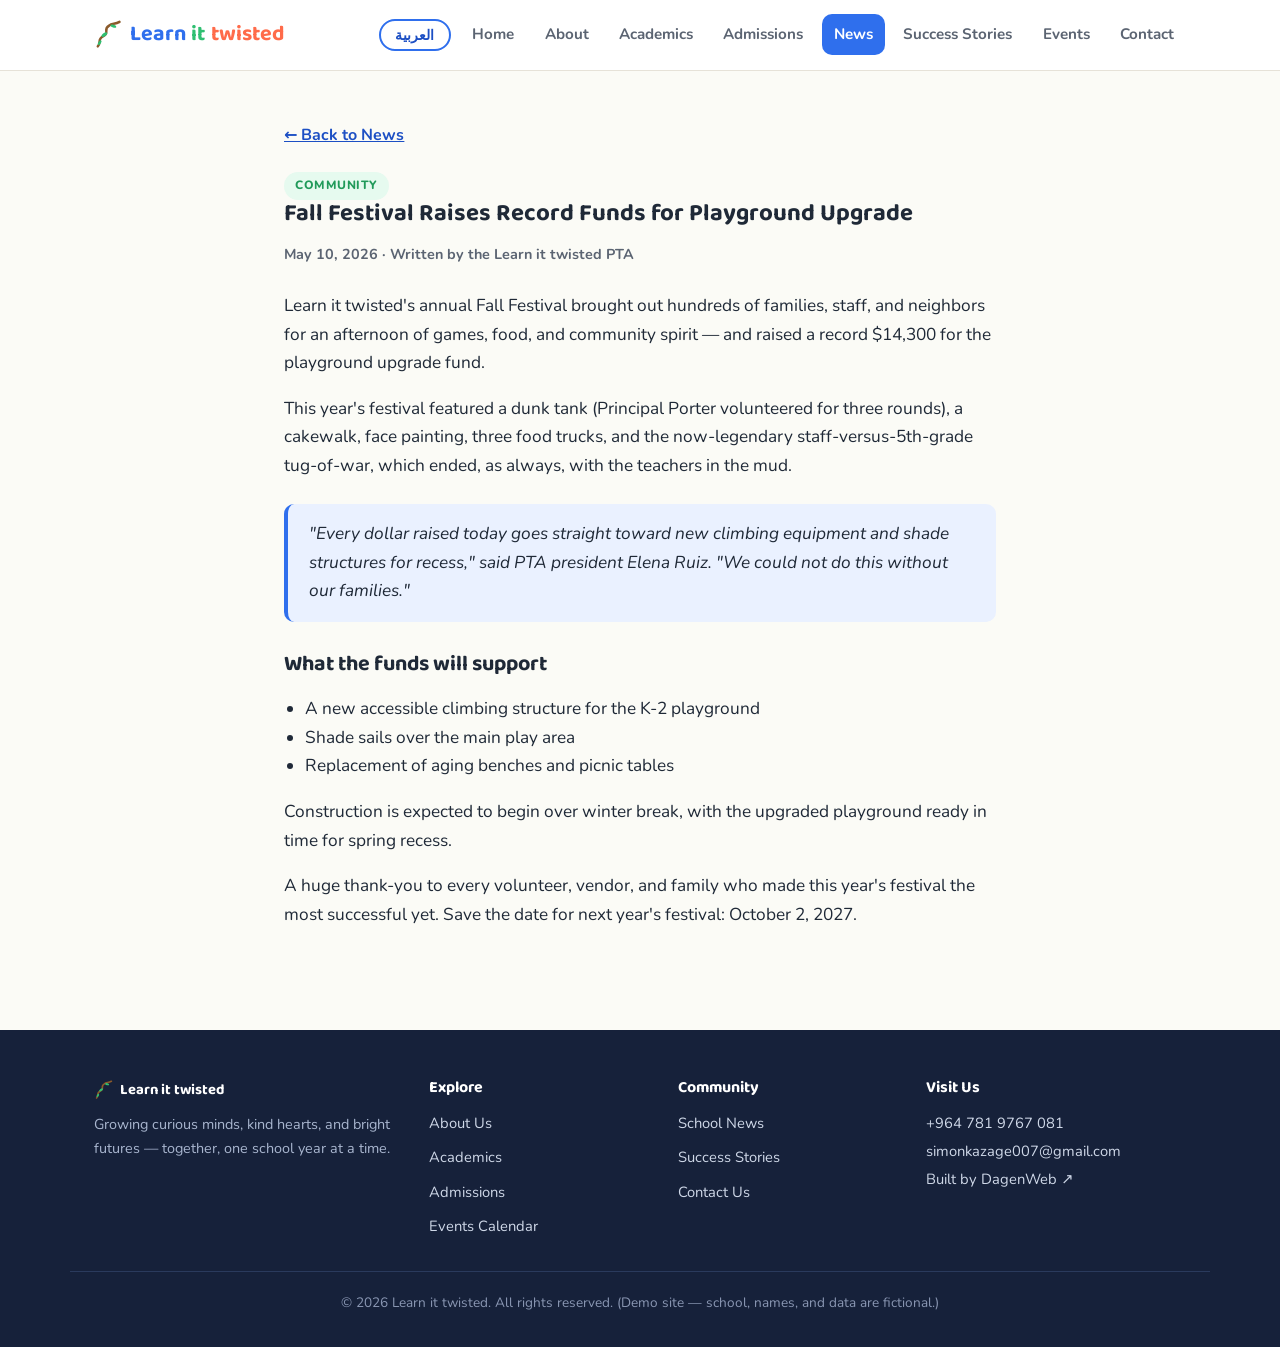
<file: news/article-fall-festival.html>
<!DOCTYPE html>
<html lang="en">
<head>
<meta charset="UTF-8">
<meta name="viewport" content="width=device-width, initial-scale=1.0">
<title>Fall Festival Raises Record Funds — Learn it twisted</title>
<meta name="description" content="Learn it twisted's Fall Festival raises record funds for a playground upgrade.">
<link rel="icon" href="data:image/svg+xml,<svg xmlns=%22http://www.w3.org/2000/svg%22 viewBox=%220 0 32 32%22><path d=%22M4,28 C8,24 3,20 10,17 C17,14 9,10 16,6 C19,3 22,5 27,2%22 fill=%22none%22 stroke=%22%238b5a2b%22 stroke-width=%222.6%22 stroke-linecap=%22round%22/><ellipse cx=%2211%22 cy=%2215.5%22 rx=%223.4%22 ry=%221.7%22 fill=%22%232fbf71%22 transform=%22rotate(-35 11 15.5)%22/><ellipse cx=%2220.5%22 cy=%226.5%22 rx=%223.2%22 ry=%221.6%22 fill=%22%232fbf71%22 transform=%22rotate(15 20.5 6.5)%22/><ellipse cx=%226%22 cy=%2224%22 rx=%222.8%22 ry=%221.4%22 fill=%22%232fbf71%22 transform=%22rotate(-55 6 24)%22/></svg>">
<link rel="preconnect" href="https://fonts.googleapis.com">
<link rel="preconnect" href="https://fonts.gstatic.com" crossorigin>
<link href="https://fonts.googleapis.com/css2?family=Baloo+2:wght@500;600;700;800&family=Nunito:wght@400;600;700;800&family=Tajawal:wght@400;500;700;800&display=swap" rel="stylesheet">
<link rel="stylesheet" href="../assets/css/style.css">
</head>
<body>
<header class="site-header">
    <div class="container header-inner">
        <a href="../index.html" class="logo"><svg class="brand-icon" viewBox="0 0 32 32" aria-hidden="true"><path d="M4,28 C8,24 3,20 10,17 C17,14 9,10 16,6 C19,3 22,5 27,2" fill="none" stroke="#8b5a2b" stroke-width="2.6" stroke-linecap="round"/><ellipse cx="11" cy="15.5" rx="3.4" ry="1.7" fill="#2fbf71" transform="rotate(-35 11 15.5)"/><ellipse cx="20.5" cy="6.5" rx="3.2" ry="1.6" fill="#2fbf71" transform="rotate(15 20.5 6.5)"/><ellipse cx="6" cy="24" rx="2.8" ry="1.4" fill="#2fbf71" transform="rotate(-55 6 24)"/></svg> <span class="logo-m">Learn</span> <span class="logo-g">it</span> <span class="logo-e">twisted</span></a>
        <nav class="main-nav">
            <button class="lang-toggle" id="langToggle" type="button" aria-label="Switch language">العربية</button>
            <button class="nav-toggle" id="navToggle" aria-label="Toggle menu">☰</button>
            <ul id="navList">
                <li><a href="../index.html" data-ar="الرئيسية">Home</a></li>
                <li><a href="../about.html" data-ar="نبذة عنا">About</a></li>
                <li><a href="../academics.html" data-ar="المناهج">Academics</a></li>
                <li><a href="../admissions.html" data-ar="القبول">Admissions</a></li>
                <li><a href="../news.html" class="active" data-ar="الأخبار">News</a></li>
                <li><a href="../success.html" data-ar="قصص النجاح">Success Stories</a></li>
                <li><a href="../events.html" data-ar="الفعاليات">Events</a></li>
                <li><a href="../contact.html" data-ar="تواصل">Contact</a></li>
            </ul>
        </nav>
    </div>
</header>

<main>
<section class="section">
    <div class="container narrow">
        <a href="../news.html" class="back-link" data-ar="العودة إلى الأخبار &rarr;">&larr; Back to News</a>
        <div class="article-header">
            <span class="tag tag-green" data-ar="المجتمع">Community</span>
            <h1 data-ar="مهرجان الخريف يجمع أموالًا قياسية لتطوير الملعب">Fall Festival Raises Record Funds for Playground Upgrade</h1>
            <p class="article-meta" data-ar="10 مايو 2026 &middot; كتبته رابطة أولياء أمور Learn it twisted">May 10, 2026 &middot; Written by the Learn it twisted PTA</p>
        </div>
        <div class="article-body">
            <p data-ar="جمع مهرجان الخريف السنوي في Learn it twisted مئات العائلات والطاقم والجيران في أمسية من الألعاب والطعام وروح المجتمع — وجمع رقمًا قياسيًا بلغ 14,300 دولار لصندوق تطوير الملعب.">Learn it twisted's annual Fall Festival brought out hundreds of families, staff, and neighbors for an afternoon of games, food, and community spirit — and raised a record $14,300 for the playground upgrade fund.</p>
            <p data-ar="تضمّن مهرجان هذا العام حوض الإغراق (تطوعت المديرة بورتر لثلاث جولات)، ولعبة الكعك، ورسم الوجوه، وثلاث شاحنات طعام، وشد الحبل الأسطوري الآن بين الطاقم وطلاب الصف الخامس، الذي انتهى، كالعادة، بغرق المعلمين في الطين.">This year's festival featured a dunk tank (Principal Porter volunteered for three rounds), a cakewalk, face painting, three food trucks, and the now-legendary staff-versus-5th-grade tug-of-war, which ended, as always, with the teachers in the mud.</p>
            <blockquote data-ar="&quot;كل دولار جُمع اليوم يذهب مباشرة نحو معدات تسلّق جديدة ومظلات ظل لوقت الاستراحة،&quot; قالت رئيسة رابطة أولياء الأمور إيلينا رويز. &quot;لم نكن لنستطيع فعل هذا دون عائلاتنا.&quot;">"Every dollar raised today goes straight toward new climbing equipment and shade structures for recess," said PTA president Elena Ruiz. "We could not do this without our families."</blockquote>
            <h2 data-ar="ما الذي ستدعمه الأموال">What the funds will support</h2>
            <ul>
                <li data-ar="هيكل تسلّق جديد يسهل الوصول إليه لملعب الروضة والصفين الأول والثاني">A new accessible climbing structure for the K-2 playground</li>
                <li data-ar="مظلات ظل فوق منطقة اللعب الرئيسية">Shade sails over the main play area</li>
                <li data-ar="استبدال المقاعد وطاولات النزهة القديمة">Replacement of aging benches and picnic tables</li>
            </ul>
            <p data-ar="من المتوقع أن يبدأ البناء خلال عطلة الشتاء، مع جاهزية الملعب المطوّر في الوقت المناسب لعطلة الربيع.">Construction is expected to begin over winter break, with the upgraded playground ready in time for spring recess.</p>
            <p data-ar="شكرًا جزيلًا لكل متطوع، وبائع، وعائلة جعلت مهرجان هذا العام الأنجح حتى الآن. احجزوا موعد مهرجان العام المقبل: 2 أكتوبر 2027.">A huge thank-you to every volunteer, vendor, and family who made this year's festival the most successful yet. Save the date for next year's festival: October 2, 2027.</p>
        </div>
    </div>
</section>
</main>

<footer class="site-footer">
    <div class="container footer-grid">
        <div class="footer-col footer-about">
            <a href="../index.html" class="logo"><svg class="brand-icon" viewBox="0 0 32 32" aria-hidden="true"><path d="M4,28 C8,24 3,20 10,17 C17,14 9,10 16,6 C19,3 22,5 27,2" fill="none" stroke="#8b5a2b" stroke-width="2.6" stroke-linecap="round"/><ellipse cx="11" cy="15.5" rx="3.4" ry="1.7" fill="#2fbf71" transform="rotate(-35 11 15.5)"/><ellipse cx="20.5" cy="6.5" rx="3.2" ry="1.6" fill="#2fbf71" transform="rotate(15 20.5 6.5)"/><ellipse cx="6" cy="24" rx="2.8" ry="1.4" fill="#2fbf71" transform="rotate(-55 6 24)"/></svg> Learn it twisted</a>
            <p data-ar="ننمّي عقولًا فضولية، وقلوبًا طيبة، ومستقبلًا مشرقًا — معًا، عامًا دراسيًا تلو الآخر.">Growing curious minds, kind hearts, and bright futures — together, one school year at a time.</p>
        </div>
        <div class="footer-col">
            <h4 data-ar="استكشف">Explore</h4>
            <ul>
                <li><a href="../about.html" data-ar="نبذة عنا">About Us</a></li>
                <li><a href="../academics.html" data-ar="المناهج">Academics</a></li>
                <li><a href="../admissions.html" data-ar="القبول">Admissions</a></li>
                <li><a href="../events.html" data-ar="تقويم الفعاليات">Events Calendar</a></li>
            </ul>
        </div>
        <div class="footer-col">
            <h4 data-ar="المجتمع">Community</h4>
            <ul>
                <li><a href="../news.html" data-ar="أخبار المدرسة">School News</a></li>
                <li><a href="../success.html" data-ar="قصص النجاح">Success Stories</a></li>
                <li><a href="../contact.html" data-ar="تواصل معنا">Contact Us</a></li>
            </ul>
        </div>
        <div class="footer-col">
            <h4 data-ar="تواصل">Visit Us</h4>
            <address>
                <a href="tel:+9647819767081">+964 781 9767 081</a><br>
                <a href="mailto:simonkazage007@gmail.com">simonkazage007@gmail.com</a><br>
                <a href="https://simon-dagenhart.github.io/DagenWeb/" target="_blank" rel="noopener noreferrer" data-ar="بُني بواسطة DagenWeb &#8599;">Built by DagenWeb &#8599;</a>
            </address>
        </div>
    </div>
    <div class="container footer-bottom">
        <p>&copy; <span id="year"></span> Learn it twisted. <span data-ar="جميع الحقوق محفوظة. (موقع تجريبي — اسم المدرسة والبيانات وهمية.)">All rights reserved. (Demo site — school, names, and data are fictional.)</span></p>
    </div>
</footer>
<script src="../assets/js/main.js"></script>
</body>
</html>
</file>
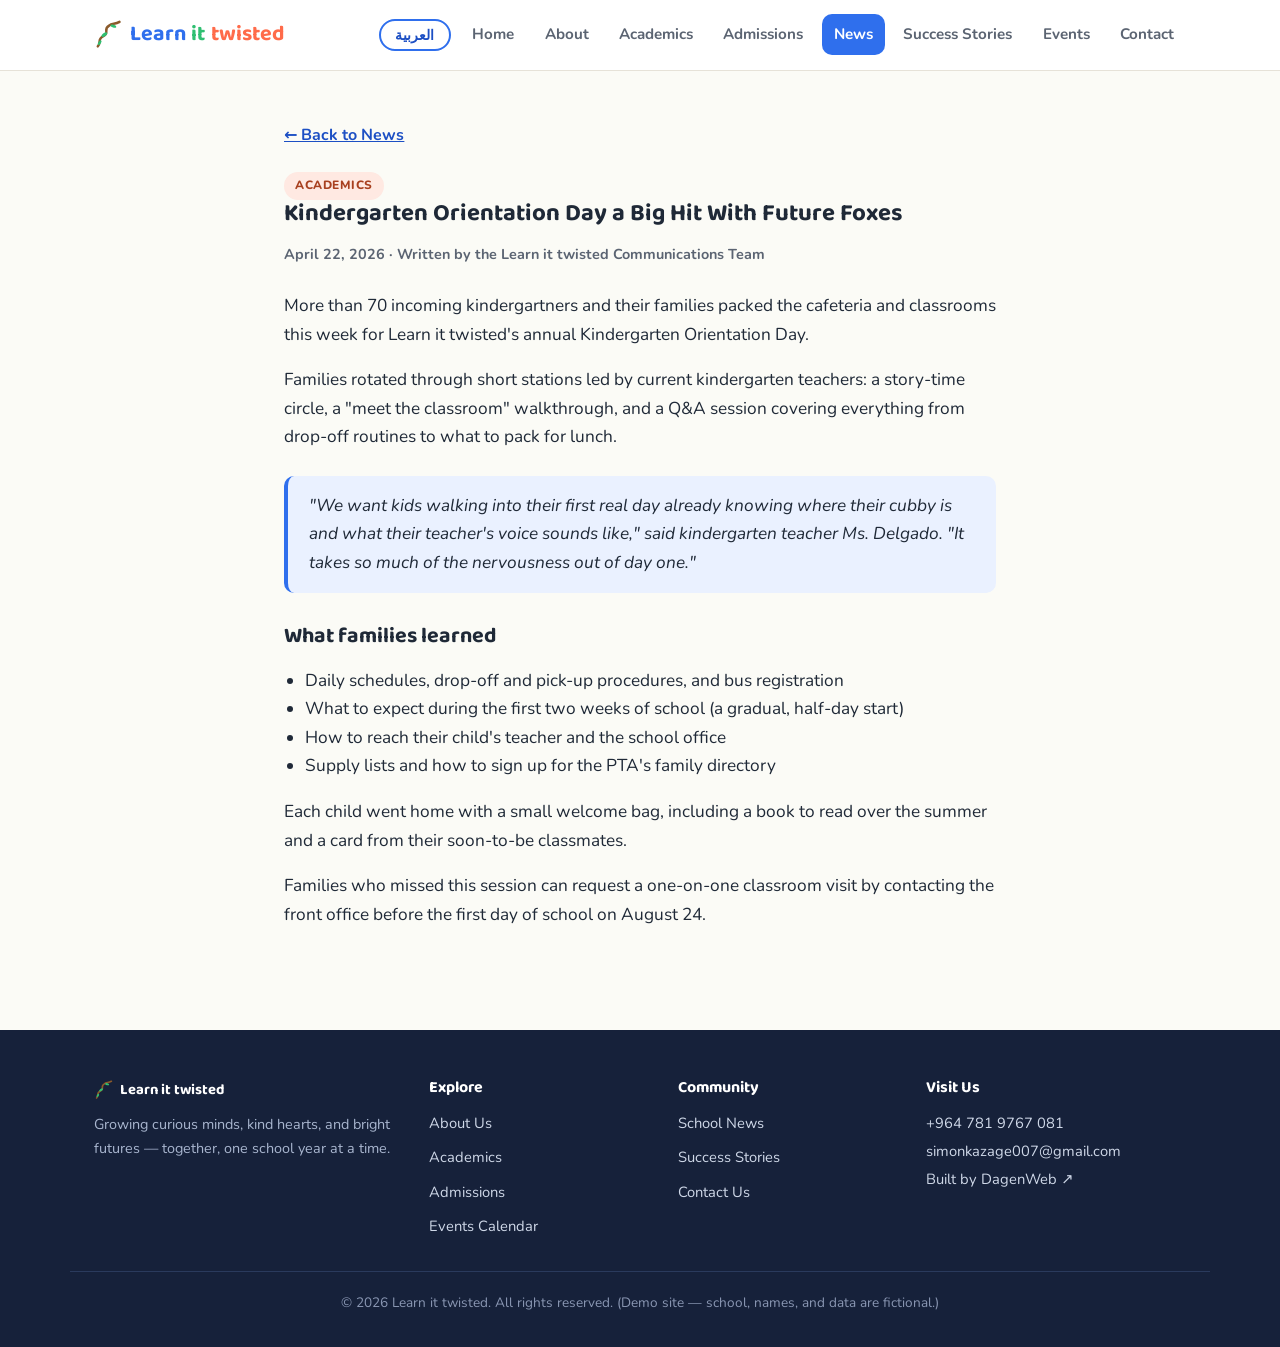
<file: news/article-kinder-orientation.html>
<!DOCTYPE html>
<html lang="en">
<head>
<meta charset="UTF-8">
<meta name="viewport" content="width=device-width, initial-scale=1.0">
<title>Kindergarten Orientation Day — Learn it twisted</title>
<meta name="description" content="Incoming kindergartners and families visit Learn it twisted for orientation day.">
<link rel="icon" href="data:image/svg+xml,<svg xmlns=%22http://www.w3.org/2000/svg%22 viewBox=%220 0 32 32%22><path d=%22M4,28 C8,24 3,20 10,17 C17,14 9,10 16,6 C19,3 22,5 27,2%22 fill=%22none%22 stroke=%22%238b5a2b%22 stroke-width=%222.6%22 stroke-linecap=%22round%22/><ellipse cx=%2211%22 cy=%2215.5%22 rx=%223.4%22 ry=%221.7%22 fill=%22%232fbf71%22 transform=%22rotate(-35 11 15.5)%22/><ellipse cx=%2220.5%22 cy=%226.5%22 rx=%223.2%22 ry=%221.6%22 fill=%22%232fbf71%22 transform=%22rotate(15 20.5 6.5)%22/><ellipse cx=%226%22 cy=%2224%22 rx=%222.8%22 ry=%221.4%22 fill=%22%232fbf71%22 transform=%22rotate(-55 6 24)%22/></svg>">
<link rel="preconnect" href="https://fonts.googleapis.com">
<link rel="preconnect" href="https://fonts.gstatic.com" crossorigin>
<link href="https://fonts.googleapis.com/css2?family=Baloo+2:wght@500;600;700;800&family=Nunito:wght@400;600;700;800&family=Tajawal:wght@400;500;700;800&display=swap" rel="stylesheet">
<link rel="stylesheet" href="../assets/css/style.css">
</head>
<body>
<header class="site-header">
    <div class="container header-inner">
        <a href="../index.html" class="logo"><svg class="brand-icon" viewBox="0 0 32 32" aria-hidden="true"><path d="M4,28 C8,24 3,20 10,17 C17,14 9,10 16,6 C19,3 22,5 27,2" fill="none" stroke="#8b5a2b" stroke-width="2.6" stroke-linecap="round"/><ellipse cx="11" cy="15.5" rx="3.4" ry="1.7" fill="#2fbf71" transform="rotate(-35 11 15.5)"/><ellipse cx="20.5" cy="6.5" rx="3.2" ry="1.6" fill="#2fbf71" transform="rotate(15 20.5 6.5)"/><ellipse cx="6" cy="24" rx="2.8" ry="1.4" fill="#2fbf71" transform="rotate(-55 6 24)"/></svg> <span class="logo-m">Learn</span> <span class="logo-g">it</span> <span class="logo-e">twisted</span></a>
        <nav class="main-nav">
            <button class="lang-toggle" id="langToggle" type="button" aria-label="Switch language">العربية</button>
            <button class="nav-toggle" id="navToggle" aria-label="Toggle menu">☰</button>
            <ul id="navList">
                <li><a href="../index.html" data-ar="الرئيسية">Home</a></li>
                <li><a href="../about.html" data-ar="نبذة عنا">About</a></li>
                <li><a href="../academics.html" data-ar="المناهج">Academics</a></li>
                <li><a href="../admissions.html" data-ar="القبول">Admissions</a></li>
                <li><a href="../news.html" class="active" data-ar="الأخبار">News</a></li>
                <li><a href="../success.html" data-ar="قصص النجاح">Success Stories</a></li>
                <li><a href="../events.html" data-ar="الفعاليات">Events</a></li>
                <li><a href="../contact.html" data-ar="تواصل">Contact</a></li>
            </ul>
        </nav>
    </div>
</header>

<main>
<section class="section">
    <div class="container narrow">
        <a href="../news.html" class="back-link" data-ar="العودة إلى الأخبار &rarr;">&larr; Back to News</a>
        <div class="article-header">
            <span class="tag tag-orange" data-ar="أكاديمي">Academics</span>
            <h1 data-ar="يوم توجيه الروضة يلقى إقبالًا كبيرًا من ثعالب المستقبل">Kindergarten Orientation Day a Big Hit With Future Foxes</h1>
            <p class="article-meta" data-ar="22 أبريل 2026 &middot; كتبه فريق التواصل في Learn it twisted">April 22, 2026 &middot; Written by the Learn it twisted Communications Team</p>
        </div>
        <div class="article-body">
            <p data-ar="أكثر من 70 طالب روضة جديد وعائلاتهم ملأوا الكافتيريا والصفوف هذا الأسبوع في يوم توجيه الروضة السنوي في Learn it twisted.">More than 70 incoming kindergartners and their families packed the cafeteria and classrooms this week for Learn it twisted's annual Kindergarten Orientation Day.</p>
            <p data-ar="تنقّلت العائلات بين محطات قصيرة أدارها معلمو الروضة الحاليون: حلقة وقت القصص، وجولة &quot;تعرّف على الصف&quot;، وجلسة أسئلة وأجوبة غطّت كل شيء من إجراءات التوصيل إلى ما يجب تحضيره للغداء.">Families rotated through short stations led by current kindergarten teachers: a story-time circle, a "meet the classroom" walkthrough, and a Q&amp;A session covering everything from drop-off routines to what to pack for lunch.</p>
            <blockquote data-ar="&quot;نريد أن يدخل الأطفال يومهم الحقيقي الأول وهم يعرفون بالفعل أين خزانتهم وكيف يبدو صوت معلمتهم،&quot; قالت معلمة الروضة الآنسة دلغادو. &quot;هذا يزيل الكثير من التوتر عن اليوم الأول.&quot;">"We want kids walking into their first real day already knowing where their cubby is and what their teacher's voice sounds like," said kindergarten teacher Ms. Delgado. "It takes so much of the nervousness out of day one."</blockquote>
            <h2 data-ar="ما تعلمته العائلات">What families learned</h2>
            <ul>
                <li data-ar="الجداول اليومية، وإجراءات التوصيل والاستلام، والتسجيل في الحافلات">Daily schedules, drop-off and pick-up procedures, and bus registration</li>
                <li data-ar="ما يمكن توقعه خلال أول أسبوعين من الدراسة (بداية تدريجية بنصف يوم)">What to expect during the first two weeks of school (a gradual, half-day start)</li>
                <li data-ar="كيفية التواصل مع معلمة طفلهم ومكتب المدرسة">How to reach their child's teacher and the school office</li>
                <li data-ar="قوائم المستلزمات وكيفية التسجيل في دليل عائلات رابطة أولياء الأمور">Supply lists and how to sign up for the PTA's family directory</li>
            </ul>
            <p data-ar="عاد كل طفل إلى المنزل بحقيبة ترحيبية صغيرة، تضمنت كتابًا للقراءة خلال الصيف وبطاقة من زملائه المستقبليين.">Each child went home with a small welcome bag, including a book to read over the summer and a card from their soon-to-be classmates.</p>
            <p data-ar="يمكن للعائلات التي فاتتها هذه الجلسة طلب زيارة فردية للصف عبر التواصل مع المكتب الأمامي قبل أول يوم دراسي في 24 أغسطس.">Families who missed this session can request a one-on-one classroom visit by contacting the front office before the first day of school on August 24.</p>
        </div>
    </div>
</section>
</main>

<footer class="site-footer">
    <div class="container footer-grid">
        <div class="footer-col footer-about">
            <a href="../index.html" class="logo"><svg class="brand-icon" viewBox="0 0 32 32" aria-hidden="true"><path d="M4,28 C8,24 3,20 10,17 C17,14 9,10 16,6 C19,3 22,5 27,2" fill="none" stroke="#8b5a2b" stroke-width="2.6" stroke-linecap="round"/><ellipse cx="11" cy="15.5" rx="3.4" ry="1.7" fill="#2fbf71" transform="rotate(-35 11 15.5)"/><ellipse cx="20.5" cy="6.5" rx="3.2" ry="1.6" fill="#2fbf71" transform="rotate(15 20.5 6.5)"/><ellipse cx="6" cy="24" rx="2.8" ry="1.4" fill="#2fbf71" transform="rotate(-55 6 24)"/></svg> Learn it twisted</a>
            <p data-ar="ننمّي عقولًا فضولية، وقلوبًا طيبة، ومستقبلًا مشرقًا — معًا، عامًا دراسيًا تلو الآخر.">Growing curious minds, kind hearts, and bright futures — together, one school year at a time.</p>
        </div>
        <div class="footer-col">
            <h4 data-ar="استكشف">Explore</h4>
            <ul>
                <li><a href="../about.html" data-ar="نبذة عنا">About Us</a></li>
                <li><a href="../academics.html" data-ar="المناهج">Academics</a></li>
                <li><a href="../admissions.html" data-ar="القبول">Admissions</a></li>
                <li><a href="../events.html" data-ar="تقويم الفعاليات">Events Calendar</a></li>
            </ul>
        </div>
        <div class="footer-col">
            <h4 data-ar="المجتمع">Community</h4>
            <ul>
                <li><a href="../news.html" data-ar="أخبار المدرسة">School News</a></li>
                <li><a href="../success.html" data-ar="قصص النجاح">Success Stories</a></li>
                <li><a href="../contact.html" data-ar="تواصل معنا">Contact Us</a></li>
            </ul>
        </div>
        <div class="footer-col">
            <h4 data-ar="تواصل">Visit Us</h4>
            <address>
                <a href="tel:+9647819767081">+964 781 9767 081</a><br>
                <a href="mailto:simonkazage007@gmail.com">simonkazage007@gmail.com</a><br>
                <a href="https://simon-dagenhart.github.io/DagenWeb/" target="_blank" rel="noopener noreferrer" data-ar="بُني بواسطة DagenWeb &#8599;">Built by DagenWeb &#8599;</a>
            </address>
        </div>
    </div>
    <div class="container footer-bottom">
        <p>&copy; <span id="year"></span> Learn it twisted. <span data-ar="جميع الحقوق محفوظة. (موقع تجريبي — اسم المدرسة والبيانات وهمية.)">All rights reserved. (Demo site — school, names, and data are fictional.)</span></p>
    </div>
</footer>
<script src="../assets/js/main.js"></script>
</body>
</html>
</file>
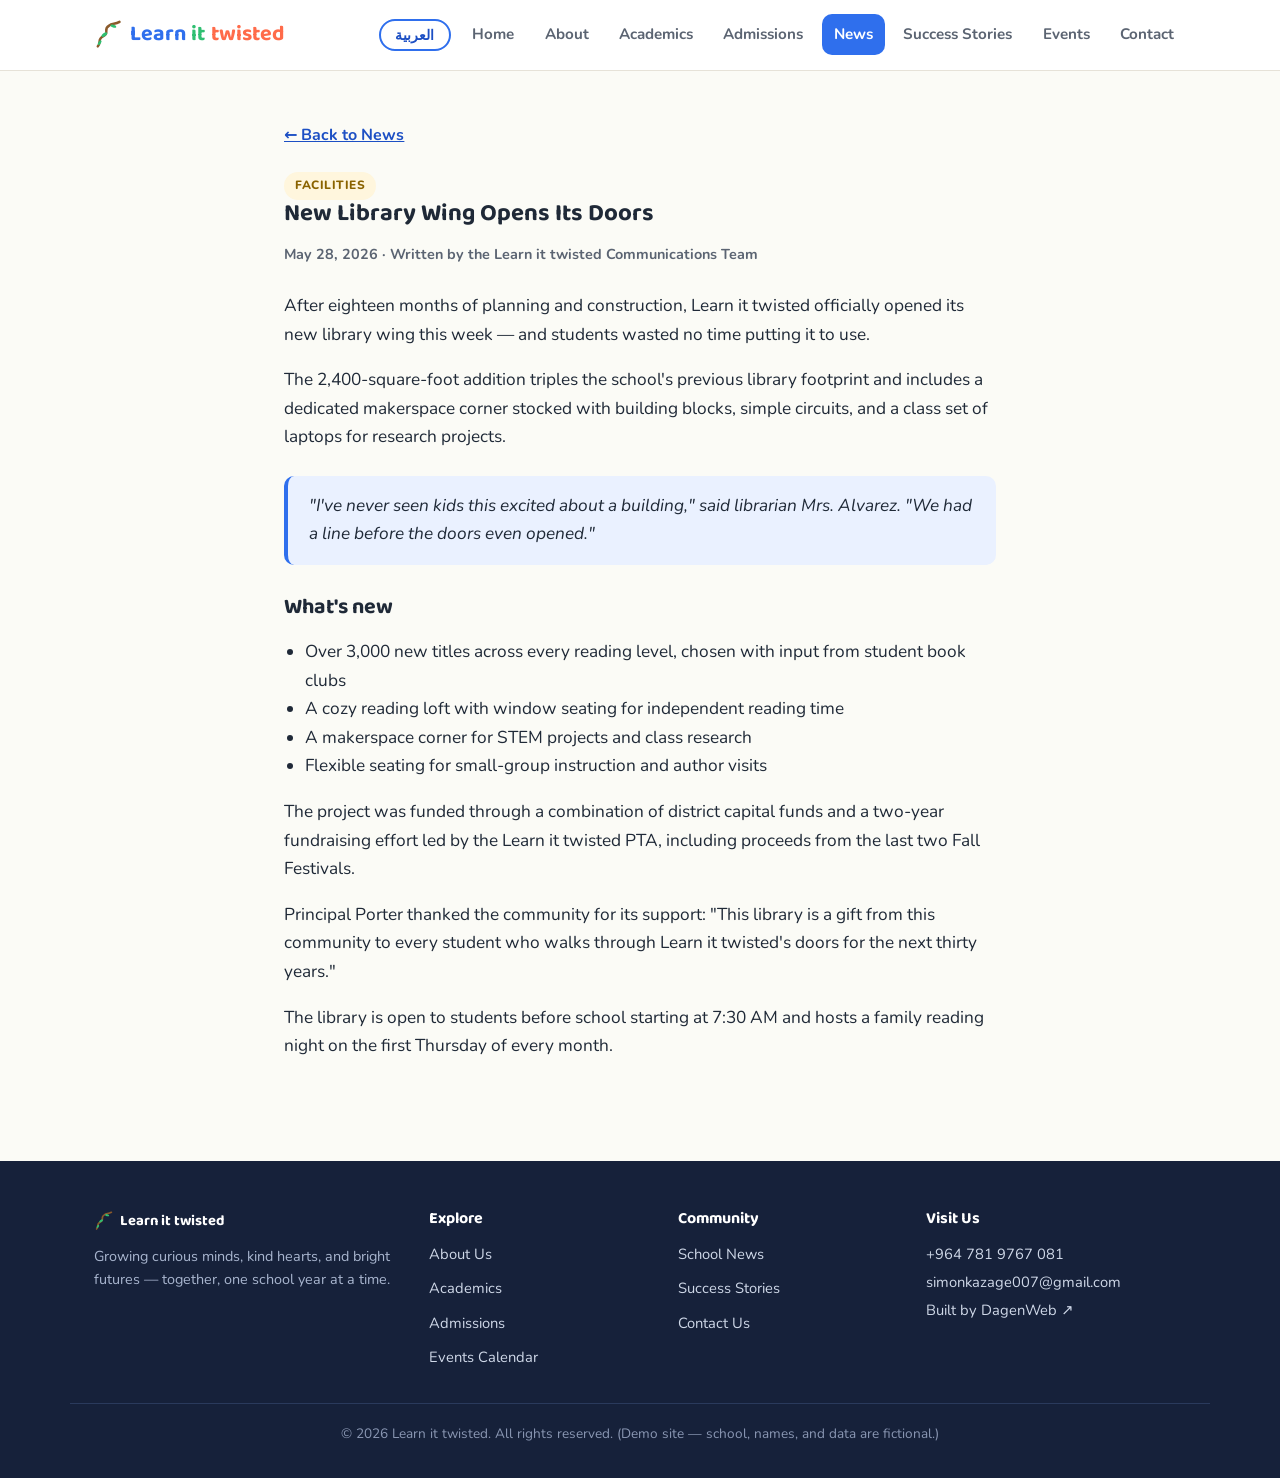
<file: news/article-library-wing.html>
<!DOCTYPE html>
<html lang="en">
<head>
<meta charset="UTF-8">
<meta name="viewport" content="width=device-width, initial-scale=1.0">
<title>New Library Wing Opens Its Doors — Learn it twisted</title>
<meta name="description" content="Learn it twisted's new library wing triples reading space and adds a makerspace corner.">
<link rel="icon" href="data:image/svg+xml,<svg xmlns=%22http://www.w3.org/2000/svg%22 viewBox=%220 0 32 32%22><path d=%22M4,28 C8,24 3,20 10,17 C17,14 9,10 16,6 C19,3 22,5 27,2%22 fill=%22none%22 stroke=%22%238b5a2b%22 stroke-width=%222.6%22 stroke-linecap=%22round%22/><ellipse cx=%2211%22 cy=%2215.5%22 rx=%223.4%22 ry=%221.7%22 fill=%22%232fbf71%22 transform=%22rotate(-35 11 15.5)%22/><ellipse cx=%2220.5%22 cy=%226.5%22 rx=%223.2%22 ry=%221.6%22 fill=%22%232fbf71%22 transform=%22rotate(15 20.5 6.5)%22/><ellipse cx=%226%22 cy=%2224%22 rx=%222.8%22 ry=%221.4%22 fill=%22%232fbf71%22 transform=%22rotate(-55 6 24)%22/></svg>">
<link rel="preconnect" href="https://fonts.googleapis.com">
<link rel="preconnect" href="https://fonts.gstatic.com" crossorigin>
<link href="https://fonts.googleapis.com/css2?family=Baloo+2:wght@500;600;700;800&family=Nunito:wght@400;600;700;800&family=Tajawal:wght@400;500;700;800&display=swap" rel="stylesheet">
<link rel="stylesheet" href="../assets/css/style.css">
</head>
<body>
<header class="site-header">
    <div class="container header-inner">
        <a href="../index.html" class="logo"><svg class="brand-icon" viewBox="0 0 32 32" aria-hidden="true"><path d="M4,28 C8,24 3,20 10,17 C17,14 9,10 16,6 C19,3 22,5 27,2" fill="none" stroke="#8b5a2b" stroke-width="2.6" stroke-linecap="round"/><ellipse cx="11" cy="15.5" rx="3.4" ry="1.7" fill="#2fbf71" transform="rotate(-35 11 15.5)"/><ellipse cx="20.5" cy="6.5" rx="3.2" ry="1.6" fill="#2fbf71" transform="rotate(15 20.5 6.5)"/><ellipse cx="6" cy="24" rx="2.8" ry="1.4" fill="#2fbf71" transform="rotate(-55 6 24)"/></svg> <span class="logo-m">Learn</span> <span class="logo-g">it</span> <span class="logo-e">twisted</span></a>
        <nav class="main-nav">
            <button class="lang-toggle" id="langToggle" type="button" aria-label="Switch language">العربية</button>
            <button class="nav-toggle" id="navToggle" aria-label="Toggle menu">☰</button>
            <ul id="navList">
                <li><a href="../index.html" data-ar="الرئيسية">Home</a></li>
                <li><a href="../about.html" data-ar="نبذة عنا">About</a></li>
                <li><a href="../academics.html" data-ar="المناهج">Academics</a></li>
                <li><a href="../admissions.html" data-ar="القبول">Admissions</a></li>
                <li><a href="../news.html" class="active" data-ar="الأخبار">News</a></li>
                <li><a href="../success.html" data-ar="قصص النجاح">Success Stories</a></li>
                <li><a href="../events.html" data-ar="الفعاليات">Events</a></li>
                <li><a href="../contact.html" data-ar="تواصل">Contact</a></li>
            </ul>
        </nav>
    </div>
</header>

<main>
<section class="section">
    <div class="container narrow">
        <a href="../news.html" class="back-link" data-ar="العودة إلى الأخبار &rarr;">&larr; Back to News</a>
        <div class="article-header">
            <span class="tag tag-yellow" data-ar="المرافق">Facilities</span>
            <h1 data-ar="جناح المكتبة الجديد يفتح أبوابه">New Library Wing Opens Its Doors</h1>
            <p class="article-meta" data-ar="28 مايو 2026 &middot; كتبه فريق التواصل في Learn it twisted">May 28, 2026 &middot; Written by the Learn it twisted Communications Team</p>
        </div>
        <div class="article-body">
            <p data-ar="بعد ثمانية عشر شهرًا من التخطيط والبناء، افتتحت Learn it twisted رسميًا جناح مكتبتها الجديد هذا الأسبوع — ولم يضيّع الطلاب وقتًا في استخدامه.">After eighteen months of planning and construction, Learn it twisted officially opened its new library wing this week — and students wasted no time putting it to use.</p>
            <p data-ar="تضاعف الإضافة البالغة مساحتها 2,400 قدم مربع مساحة المكتبة السابقة ثلاث مرات، وتشمل ركن ابتكار مخصصًا مزودًا بمكعبات بناء، ودارات كهربائية بسيطة، ومجموعة حواسيب محمولة صفية لمشاريع البحث.">The 2,400-square-foot addition triples the school's previous library footprint and includes a dedicated makerspace corner stocked with building blocks, simple circuits, and a class set of laptops for research projects.</p>
            <blockquote data-ar="&quot;لم أرَ أطفالًا بهذا الحماس تجاه مبنى من قبل،&quot; قالت أمينة المكتبة السيدة ألفاريز. &quot;كان لدينا طابور قبل أن تُفتح الأبواب حتى.&quot;">"I've never seen kids this excited about a building," said librarian Mrs. Alvarez. "We had a line before the doors even opened."</blockquote>
            <h2 data-ar="ما الجديد">What's new</h2>
            <ul>
                <li data-ar="أكثر من 3,000 عنوان جديد عبر كل مستويات القراءة، اختيرت بمشاركة نوادي الكتاب الطلابية">Over 3,000 new titles across every reading level, chosen with input from student book clubs</li>
                <li data-ar="شرفة قراءة مريحة مع مقاعد بجانب النوافذ لوقت القراءة المستقل">A cozy reading loft with window seating for independent reading time</li>
                <li data-ar="ركن ابتكار لمشاريع العلوم والتقنية والبحث الصفي">A makerspace corner for STEM projects and class research</li>
                <li data-ar="مقاعد مرنة للتعليم بمجموعات صغيرة وزيارات المؤلفين">Flexible seating for small-group instruction and author visits</li>
            </ul>
            <p data-ar="مُوّل المشروع من خلال مزيج من أموال المنطقة التعليمية الرأسمالية، وحملة تبرعات استمرت عامين قادتها رابطة أولياء أمور Learn it twisted، شملت عائدات آخر مهرجاني خريف.">The project was funded through a combination of district capital funds and a two-year fundraising effort led by the Learn it twisted PTA, including proceeds from the last two Fall Festivals.</p>
            <p data-ar="شكرت المديرة بورتر المجتمع على دعمه: &quot;هذه المكتبة هدية من هذا المجتمع لكل طالب يعبر أبواب Learn it twisted خلال السنوات الثلاثين القادمة.&quot;">Principal Porter thanked the community for its support: "This library is a gift from this community to every student who walks through Learn it twisted's doors for the next thirty years."</p>
            <p data-ar="المكتبة مفتوحة للطلاب قبل الدوام ابتداءً من الساعة 7:30 صباحًا وتستضيف أمسية قراءة عائلية في أول خميس من كل شهر.">The library is open to students before school starting at 7:30 AM and hosts a family reading night on the first Thursday of every month.</p>
        </div>
    </div>
</section>
</main>

<footer class="site-footer">
    <div class="container footer-grid">
        <div class="footer-col footer-about">
            <a href="../index.html" class="logo"><svg class="brand-icon" viewBox="0 0 32 32" aria-hidden="true"><path d="M4,28 C8,24 3,20 10,17 C17,14 9,10 16,6 C19,3 22,5 27,2" fill="none" stroke="#8b5a2b" stroke-width="2.6" stroke-linecap="round"/><ellipse cx="11" cy="15.5" rx="3.4" ry="1.7" fill="#2fbf71" transform="rotate(-35 11 15.5)"/><ellipse cx="20.5" cy="6.5" rx="3.2" ry="1.6" fill="#2fbf71" transform="rotate(15 20.5 6.5)"/><ellipse cx="6" cy="24" rx="2.8" ry="1.4" fill="#2fbf71" transform="rotate(-55 6 24)"/></svg> Learn it twisted</a>
            <p data-ar="ننمّي عقولًا فضولية، وقلوبًا طيبة، ومستقبلًا مشرقًا — معًا، عامًا دراسيًا تلو الآخر.">Growing curious minds, kind hearts, and bright futures — together, one school year at a time.</p>
        </div>
        <div class="footer-col">
            <h4 data-ar="استكشف">Explore</h4>
            <ul>
                <li><a href="../about.html" data-ar="نبذة عنا">About Us</a></li>
                <li><a href="../academics.html" data-ar="المناهج">Academics</a></li>
                <li><a href="../admissions.html" data-ar="القبول">Admissions</a></li>
                <li><a href="../events.html" data-ar="تقويم الفعاليات">Events Calendar</a></li>
            </ul>
        </div>
        <div class="footer-col">
            <h4 data-ar="المجتمع">Community</h4>
            <ul>
                <li><a href="../news.html" data-ar="أخبار المدرسة">School News</a></li>
                <li><a href="../success.html" data-ar="قصص النجاح">Success Stories</a></li>
                <li><a href="../contact.html" data-ar="تواصل معنا">Contact Us</a></li>
            </ul>
        </div>
        <div class="footer-col">
            <h4 data-ar="تواصل">Visit Us</h4>
            <address>
                <a href="tel:+9647819767081">+964 781 9767 081</a><br>
                <a href="mailto:simonkazage007@gmail.com">simonkazage007@gmail.com</a><br>
                <a href="https://simon-dagenhart.github.io/DagenWeb/" target="_blank" rel="noopener noreferrer" data-ar="بُني بواسطة DagenWeb &#8599;">Built by DagenWeb &#8599;</a>
            </address>
        </div>
    </div>
    <div class="container footer-bottom">
        <p>&copy; <span id="year"></span> Learn it twisted. <span data-ar="جميع الحقوق محفوظة. (موقع تجريبي — اسم المدرسة والبيانات وهمية.)">All rights reserved. (Demo site — school, names, and data are fictional.)</span></p>
    </div>
</footer>
<script src="../assets/js/main.js"></script>
</body>
</html>
</file>
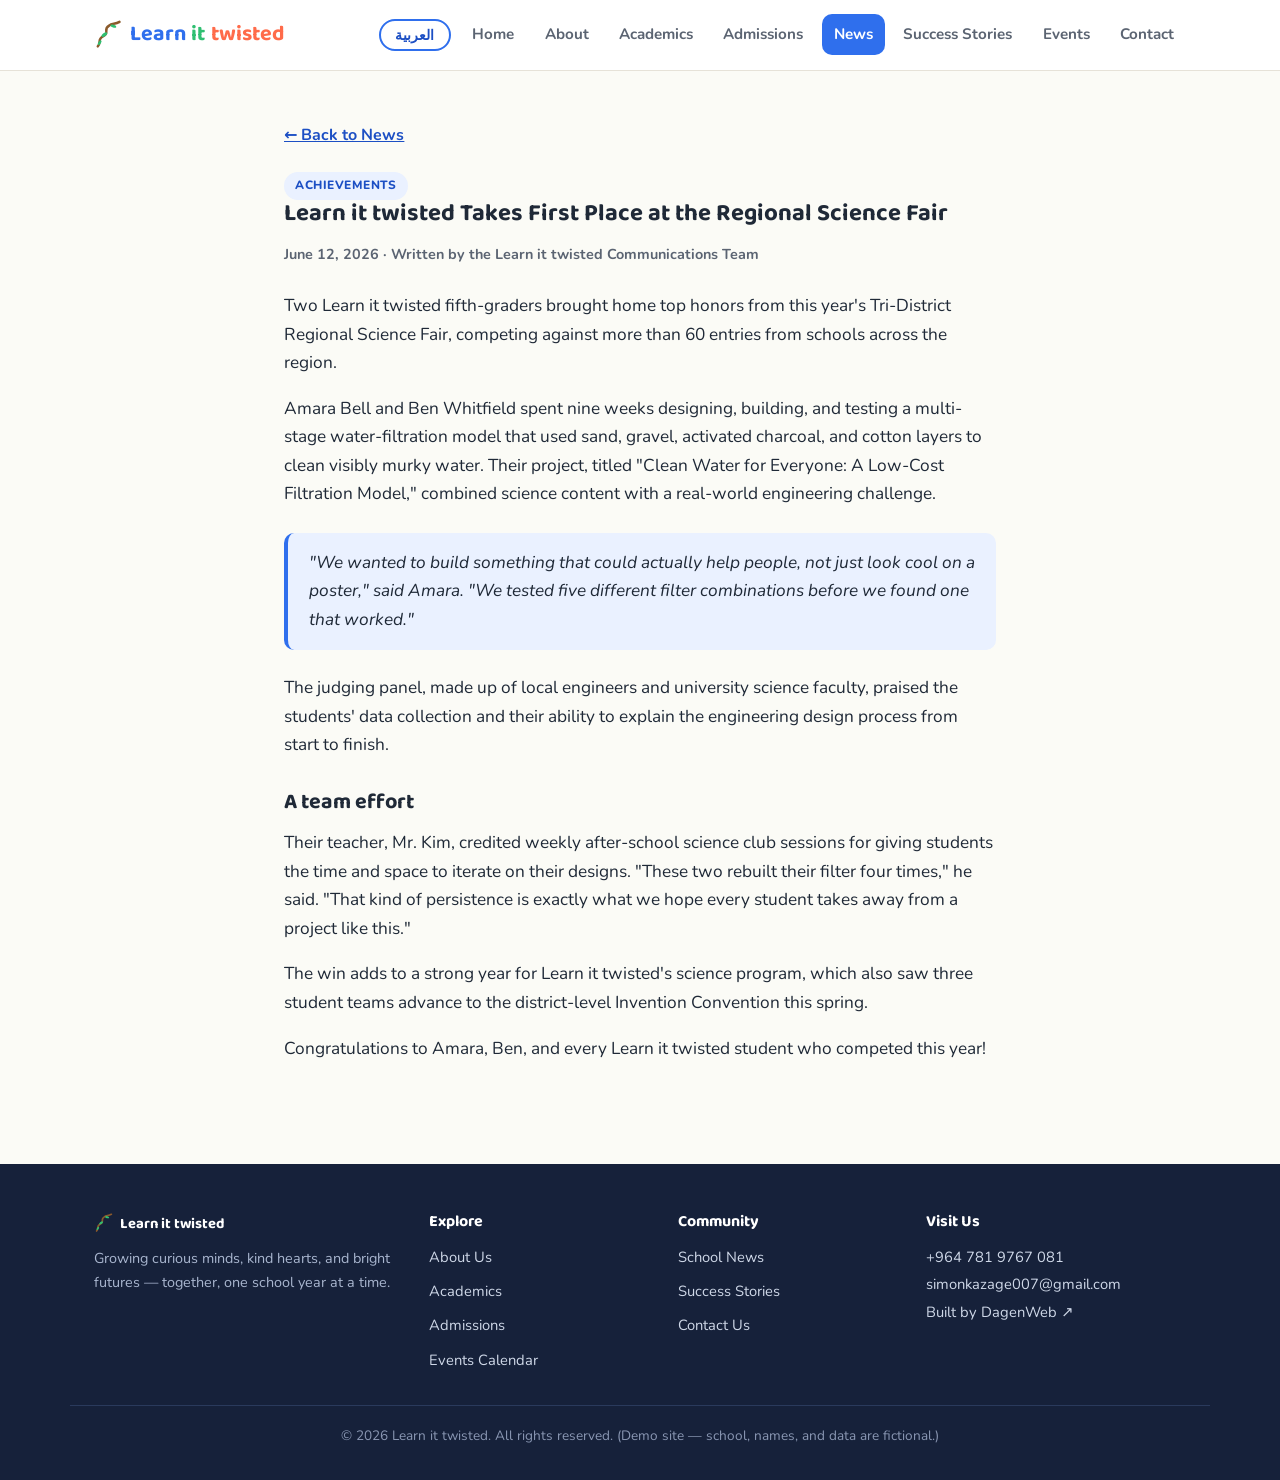
<file: news/article-science-fair.html>
<!DOCTYPE html>
<html lang="en">
<head>
<meta charset="UTF-8">
<meta name="viewport" content="width=device-width, initial-scale=1.0">
<title>Learn it twisted Takes First Place at the Regional Science Fair</title>
<meta name="description" content="Fifth-graders Amara and Ben win first place at the Regional Science Fair with a water-filtration model.">
<link rel="icon" href="data:image/svg+xml,<svg xmlns=%22http://www.w3.org/2000/svg%22 viewBox=%220 0 32 32%22><path d=%22M4,28 C8,24 3,20 10,17 C17,14 9,10 16,6 C19,3 22,5 27,2%22 fill=%22none%22 stroke=%22%238b5a2b%22 stroke-width=%222.6%22 stroke-linecap=%22round%22/><ellipse cx=%2211%22 cy=%2215.5%22 rx=%223.4%22 ry=%221.7%22 fill=%22%232fbf71%22 transform=%22rotate(-35 11 15.5)%22/><ellipse cx=%2220.5%22 cy=%226.5%22 rx=%223.2%22 ry=%221.6%22 fill=%22%232fbf71%22 transform=%22rotate(15 20.5 6.5)%22/><ellipse cx=%226%22 cy=%2224%22 rx=%222.8%22 ry=%221.4%22 fill=%22%232fbf71%22 transform=%22rotate(-55 6 24)%22/></svg>">
<link rel="preconnect" href="https://fonts.googleapis.com">
<link rel="preconnect" href="https://fonts.gstatic.com" crossorigin>
<link href="https://fonts.googleapis.com/css2?family=Baloo+2:wght@500;600;700;800&family=Nunito:wght@400;600;700;800&family=Tajawal:wght@400;500;700;800&display=swap" rel="stylesheet">
<link rel="stylesheet" href="../assets/css/style.css">
</head>
<body>
<header class="site-header">
    <div class="container header-inner">
        <a href="../index.html" class="logo"><svg class="brand-icon" viewBox="0 0 32 32" aria-hidden="true"><path d="M4,28 C8,24 3,20 10,17 C17,14 9,10 16,6 C19,3 22,5 27,2" fill="none" stroke="#8b5a2b" stroke-width="2.6" stroke-linecap="round"/><ellipse cx="11" cy="15.5" rx="3.4" ry="1.7" fill="#2fbf71" transform="rotate(-35 11 15.5)"/><ellipse cx="20.5" cy="6.5" rx="3.2" ry="1.6" fill="#2fbf71" transform="rotate(15 20.5 6.5)"/><ellipse cx="6" cy="24" rx="2.8" ry="1.4" fill="#2fbf71" transform="rotate(-55 6 24)"/></svg> <span class="logo-m">Learn</span> <span class="logo-g">it</span> <span class="logo-e">twisted</span></a>
        <nav class="main-nav">
            <button class="lang-toggle" id="langToggle" type="button" aria-label="Switch language">العربية</button>
            <button class="nav-toggle" id="navToggle" aria-label="Toggle menu">☰</button>
            <ul id="navList">
                <li><a href="../index.html" data-ar="الرئيسية">Home</a></li>
                <li><a href="../about.html" data-ar="نبذة عنا">About</a></li>
                <li><a href="../academics.html" data-ar="المناهج">Academics</a></li>
                <li><a href="../admissions.html" data-ar="القبول">Admissions</a></li>
                <li><a href="../news.html" class="active" data-ar="الأخبار">News</a></li>
                <li><a href="../success.html" data-ar="قصص النجاح">Success Stories</a></li>
                <li><a href="../events.html" data-ar="الفعاليات">Events</a></li>
                <li><a href="../contact.html" data-ar="تواصل">Contact</a></li>
            </ul>
        </nav>
    </div>
</header>

<main>
<section class="section">
    <div class="container narrow">
        <a href="../news.html" class="back-link" data-ar="العودة إلى الأخبار &rarr;">&larr; Back to News</a>
        <div class="article-header">
            <span class="tag tag-blue" data-ar="إنجازات">Achievements</span>
            <h1 data-ar="Learn it twisted تحصد المركز الأول في معرض العلوم الإقليمي">Learn it twisted Takes First Place at the Regional Science Fair</h1>
            <p class="article-meta" data-ar="12 يونيو 2026 &middot; كتبه فريق التواصل في Learn it twisted">June 12, 2026 &middot; Written by the Learn it twisted Communications Team</p>
        </div>
        <div class="article-body">
            <p data-ar="حصد طالبان من الصف الخامس في Learn it twisted أعلى تكريم في معرض العلوم الإقليمي بين ثلاث مناطق هذا العام، منافسين أكثر من 60 مشاركة من مدارس عبر المنطقة.">Two Learn it twisted fifth-graders brought home top honors from this year's Tri-District Regional Science Fair, competing against more than 60 entries from schools across the region.</p>
            <p data-ar="أمضت أمارا بيل وبِن ويتفيلد تسعة أسابيع في تصميم وبناء واختبار نموذج تنقية مياه متعدد المراحل استخدم طبقات من الرمل والحصى والفحم المنشط والقطن لتنقية مياه عكرة بوضوح. جمع مشروعهما، المعنون &quot;مياه نظيفة للجميع: نموذج تنقية منخفض التكلفة&quot;، بين المحتوى العلمي وتحدٍّ هندسي واقعي.">Amara Bell and Ben Whitfield spent nine weeks designing, building, and testing a multi-stage water-filtration model that used sand, gravel, activated charcoal, and cotton layers to clean visibly murky water. Their project, titled "Clean Water for Everyone: A Low-Cost Filtration Model," combined science content with a real-world engineering challenge.</p>
            <blockquote data-ar="&quot;أردنا بناء شيء يمكنه فعلًا مساعدة الناس، لا أن يبدو رائعًا على ملصق فقط،&quot; قالت أمارا. &quot;اختبرنا خمس تركيبات فلاتر مختلفة قبل أن نجد واحدة تعمل.&quot;">"We wanted to build something that could actually help people, not just look cool on a poster," said Amara. "We tested five different filter combinations before we found one that worked."</blockquote>
            <p data-ar="أشادت لجنة التحكيم، المكوّنة من مهندسين محليين وأساتذة علوم جامعيين، بجمع الطالبين للبيانات وقدرتهما على شرح عملية التصميم الهندسي من البداية للنهاية.">The judging panel, made up of local engineers and university science faculty, praised the students' data collection and their ability to explain the engineering design process from start to finish.</p>
            <h2 data-ar="جهد جماعي">A team effort</h2>
            <p data-ar="أشاد معلمهما، الأستاذ كيم، بجلسات نادي العلوم الأسبوعية بعد الدوام لمنح الطلاب الوقت والمساحة لتطوير تصاميمهم. قال: &quot;أعاد هذان الطالبان بناء الفلتر أربع مرات. هذا النوع من المثابرة هو بالضبط ما نأمل أن يكتسبه كل طالب من مشروع كهذا.&quot;">Their teacher, Mr. Kim, credited weekly after-school science club sessions for giving students the time and space to iterate on their designs. "These two rebuilt their filter four times," he said. "That kind of persistence is exactly what we hope every student takes away from a project like this."</p>
            <p data-ar="يضيف هذا الفوز إلى عام قوي لبرنامج العلوم في Learn it twisted، الذي شهد أيضًا تأهل ثلاثة فرق طلابية إلى مسابقة الاختراع على مستوى المنطقة هذا الربيع.">The win adds to a strong year for Learn it twisted's science program, which also saw three student teams advance to the district-level Invention Convention this spring.</p>
            <p data-ar="تهانينا لأمارا وبِن ولكل طالب من Learn it twisted شارك هذا العام!">Congratulations to Amara, Ben, and every Learn it twisted student who competed this year!</p>
        </div>
    </div>
</section>
</main>

<footer class="site-footer">
    <div class="container footer-grid">
        <div class="footer-col footer-about">
            <a href="../index.html" class="logo"><svg class="brand-icon" viewBox="0 0 32 32" aria-hidden="true"><path d="M4,28 C8,24 3,20 10,17 C17,14 9,10 16,6 C19,3 22,5 27,2" fill="none" stroke="#8b5a2b" stroke-width="2.6" stroke-linecap="round"/><ellipse cx="11" cy="15.5" rx="3.4" ry="1.7" fill="#2fbf71" transform="rotate(-35 11 15.5)"/><ellipse cx="20.5" cy="6.5" rx="3.2" ry="1.6" fill="#2fbf71" transform="rotate(15 20.5 6.5)"/><ellipse cx="6" cy="24" rx="2.8" ry="1.4" fill="#2fbf71" transform="rotate(-55 6 24)"/></svg> Learn it twisted</a>
            <p data-ar="ننمّي عقولًا فضولية، وقلوبًا طيبة، ومستقبلًا مشرقًا — معًا، عامًا دراسيًا تلو الآخر.">Growing curious minds, kind hearts, and bright futures — together, one school year at a time.</p>
        </div>
        <div class="footer-col">
            <h4 data-ar="استكشف">Explore</h4>
            <ul>
                <li><a href="../about.html" data-ar="نبذة عنا">About Us</a></li>
                <li><a href="../academics.html" data-ar="المناهج">Academics</a></li>
                <li><a href="../admissions.html" data-ar="القبول">Admissions</a></li>
                <li><a href="../events.html" data-ar="تقويم الفعاليات">Events Calendar</a></li>
            </ul>
        </div>
        <div class="footer-col">
            <h4 data-ar="المجتمع">Community</h4>
            <ul>
                <li><a href="../news.html" data-ar="أخبار المدرسة">School News</a></li>
                <li><a href="../success.html" data-ar="قصص النجاح">Success Stories</a></li>
                <li><a href="../contact.html" data-ar="تواصل معنا">Contact Us</a></li>
            </ul>
        </div>
        <div class="footer-col">
            <h4 data-ar="تواصل">Visit Us</h4>
            <address>
                <a href="tel:+9647819767081">+964 781 9767 081</a><br>
                <a href="mailto:simonkazage007@gmail.com">simonkazage007@gmail.com</a><br>
                <a href="https://simon-dagenhart.github.io/DagenWeb/" target="_blank" rel="noopener noreferrer" data-ar="بُني بواسطة DagenWeb &#8599;">Built by DagenWeb &#8599;</a>
            </address>
        </div>
    </div>
    <div class="container footer-bottom">
        <p>&copy; <span id="year"></span> Learn it twisted. <span data-ar="جميع الحقوق محفوظة. (موقع تجريبي — اسم المدرسة والبيانات وهمية.)">All rights reserved. (Demo site — school, names, and data are fictional.)</span></p>
    </div>
</footer>
<script src="../assets/js/main.js"></script>
</body>
</html>
</file>
<file: assets/css/style.css>
:root {
    --blue: #2f6fed;
    --blue-dark: #1c4fc4;
    --blue-light: #eaf1ff;
    --yellow: #ffc93c;
    --yellow-dark: #e0a800;
    --green: #2fbf71;
    --green-dark: #219a5a;
    --orange: #ff6b4a;
    --red: #e8483a;
    --ink: #1f2937;
    --ink-light: #5b6472;
    --bg: #fbfbf6;
    --card-bg: #ffffff;
    --border: #e6e2d8;
    --radius: 18px;
    --radius-sm: 10px;
    --shadow: 0 6px 20px rgba(31, 41, 55, 0.08);
    --shadow-lg: 0 12px 32px rgba(31, 41, 55, 0.12);
}

* { box-sizing: border-box; }

html { scroll-behavior: smooth; }

body {
    margin: 0;
    font-family: 'Nunito', system-ui, -apple-system, 'Segoe UI', sans-serif;
    background: var(--bg);
    color: var(--ink);
    line-height: 1.65;
}

h1, h2, h3, h4 {
    font-family: 'Baloo 2', 'Nunito', system-ui, sans-serif;
    line-height: 1.2;
    margin: 0 0 0.6em;
    color: var(--ink);
}

p { margin: 0 0 1em; }

.container {
    max-width: 1140px;
    margin: 0 auto;
    padding: 0 1.5rem;
}

.container.narrow { max-width: 760px; }

a { color: var(--blue-dark); }
a:hover { color: var(--blue); }

img { max-width: 100%; display: block; }

ul { padding-left: 1.2em; }

/* ---------- Header ---------- */
.site-header {
    background: #ffffffee;
    backdrop-filter: blur(6px);
    border-bottom: 1px solid var(--border);
    position: sticky;
    top: 0;
    z-index: 20;
}

.header-inner {
    display: flex;
    align-items: center;
    justify-content: space-between;
    padding: 0.9rem 1.5rem;
    gap: 1rem;
}

.logo {
    font-family: 'Baloo 2', sans-serif;
    font-size: 1.35rem;
    font-weight: 700;
    color: var(--ink);
    text-decoration: none;
    white-space: nowrap;
    display: flex;
    align-items: center;
    gap: 0.35rem;
}
.logo:hover { color: var(--ink); }
.logo .logo-m { color: var(--blue); }
.logo .logo-g { color: var(--green); }
.logo .logo-e { color: var(--orange); }
.brand-icon { width: 1.4em; height: 1.4em; flex-shrink: 0; }

.main-nav { display: flex; align-items: center; gap: 0.6rem; }

.lang-toggle {
    background: transparent;
    color: var(--blue-dark);
    border: 2px solid var(--blue);
    border-radius: 999px;
    padding: 0.4rem 0.9rem;
    font-weight: 700;
    font-size: 0.85rem;
    cursor: pointer;
    flex-shrink: 0;
}
.lang-toggle:hover { background: var(--blue-light); }

.nav-toggle {
    display: none;
    background: none;
    border: 2px solid var(--border);
    border-radius: var(--radius-sm);
    font-size: 1.3rem;
    padding: 0.25rem 0.6rem;
    cursor: pointer;
}

#navList {
    display: flex;
    list-style: none;
    margin: 0;
    padding: 0;
    gap: 0.4rem;
    flex-wrap: wrap;
    justify-content: flex-end;
}

#navList a {
    display: block;
    padding: 0.5rem 0.75rem;
    border-radius: var(--radius-sm);
    color: var(--ink-light);
    text-decoration: none;
    font-weight: 700;
    font-size: 0.95rem;
    transition: background 0.15s, color 0.15s;
}

#navList a:hover { background: var(--blue-light); color: var(--blue-dark); }
#navList a.active { background: var(--blue); color: #fff; }

/* ---------- Buttons ---------- */
.btn {
    display: inline-block;
    padding: 0.75rem 1.5rem;
    border-radius: 999px;
    font-weight: 800;
    text-decoration: none;
    font-size: 1rem;
    border: none;
    cursor: pointer;
    transition: transform 0.12s ease, box-shadow 0.12s ease;
}
.btn:hover { transform: translateY(-2px); text-decoration: none; }

.btn-blue { background: var(--blue); color: #fff; box-shadow: 0 6px 16px rgba(47, 111, 237, 0.35); }
.btn-blue:hover { background: var(--blue-dark); color: #fff; }

.btn-yellow { background: var(--yellow); color: #4a3300; box-shadow: 0 6px 16px rgba(255, 201, 60, 0.4); }
.btn-yellow:hover { background: var(--yellow-dark); color: #4a3300; }

.btn-green { background: var(--green); color: #fff; box-shadow: 0 6px 16px rgba(47, 191, 113, 0.35); }
.btn-green:hover { background: var(--green-dark); color: #fff; }

.btn-outline {
    background: transparent;
    color: var(--blue-dark);
    border: 2px solid var(--blue);
}
.btn-outline:hover { background: var(--blue-light); color: var(--blue-dark); }

.btn-sm { padding: 0.45rem 1rem; font-size: 0.9rem; }

/* ---------- Hero ---------- */
.hero {
    background: linear-gradient(160deg, var(--blue-light) 0%, #fff9ea 100%);
    padding: 3.5rem 0 3rem;
    border-bottom: 1px solid var(--border);
}

.hero-inner { text-align: center; }

.hero-eyebrow {
    display: inline-block;
    background: #fff;
    border: 1px solid var(--border);
    border-radius: 999px;
    padding: 0.35rem 1rem;
    font-weight: 800;
    font-size: 0.85rem;
    color: var(--green-dark);
    margin-bottom: 1rem;
}

.hero h1 {
    font-size: clamp(2rem, 5vw, 3.2rem);
    margin-bottom: 0.4em;
}
.hero h1 .accent { color: var(--blue); }

.hero-sub {
    max-width: 640px;
    margin: 0 auto 1.6rem;
    font-size: 1.15rem;
    color: var(--ink-light);
}

.hero-actions {
    display: flex;
    gap: 0.9rem;
    justify-content: center;
    flex-wrap: wrap;
    margin-bottom: 2rem;
}

.page-hero {
    background: linear-gradient(160deg, var(--blue-light) 0%, #fff9ea 100%);
    padding: 2.6rem 0;
    border-bottom: 1px solid var(--border);
    text-align: center;
}
.page-hero h1 { font-size: clamp(1.8rem, 4vw, 2.6rem); }
.page-hero p { color: var(--ink-light); max-width: 640px; margin: 0 auto; font-size: 1.05rem; }

/* ---------- Sections ---------- */
.section { padding: 3.2rem 0; }
.section-alt { background: #fff; border-top: 1px solid var(--border); border-bottom: 1px solid var(--border); }
.section-tint { background: var(--blue-light); }

.section-head { text-align: center; max-width: 680px; margin: 0 auto 2.2rem; }
.section-title { font-size: clamp(1.5rem, 3.5vw, 2.1rem); }
.section-sub { color: var(--ink-light); font-size: 1.05rem; }
.eyebrow {
    display: block;
    font-weight: 800;
    color: var(--blue);
    text-transform: uppercase;
    letter-spacing: 0.08em;
    font-size: 0.8rem;
    margin-bottom: 0.5rem;
}

/* ---------- Grids & Cards ---------- */
.grid { display: grid; gap: 1.5rem; }
.grid-2 { grid-template-columns: repeat(2, 1fr); }
.grid-3 { grid-template-columns: repeat(3, 1fr); }
.grid-4 { grid-template-columns: repeat(4, 1fr); }

.card {
    background: var(--card-bg);
    border: 1px solid var(--border);
    border-radius: var(--radius);
    padding: 1.6rem;
    box-shadow: var(--shadow);
}

.icon-badge {
    width: 54px;
    height: 54px;
    border-radius: 14px;
    display: flex;
    align-items: center;
    justify-content: center;
    font-size: 1.6rem;
    margin-bottom: 0.9rem;
}
.bg-blue { background: var(--blue-light); }
.bg-yellow { background: #fff6dd; }
.bg-green { background: #e6faef; }
.bg-orange { background: #ffe9e2; }

/* Stats */
.stats-row {
    display: grid;
    grid-template-columns: repeat(4, 1fr);
    gap: 1.2rem;
    text-align: center;
}
.stat-num {
    font-family: 'Baloo 2', sans-serif;
    font-size: 2.2rem;
    font-weight: 700;
    color: var(--blue);
    display: block;
}
.stat-label { color: var(--ink-light); font-weight: 700; font-size: 0.95rem; }

/* News cards */
.news-card {
    background: var(--card-bg);
    border: 1px solid var(--border);
    border-radius: var(--radius);
    overflow: hidden;
    box-shadow: var(--shadow);
    display: flex;
    flex-direction: column;
}
.news-thumb {
    height: 130px;
    display: flex;
    align-items: center;
    justify-content: center;
    font-size: 2.6rem;
}
.news-card-body { padding: 1.3rem; display: flex; flex-direction: column; gap: 0.5rem; flex: 1; }
.news-date { color: var(--ink-light); font-size: 0.85rem; font-weight: 700; }
.news-card-body h3 { font-size: 1.15rem; margin-bottom: 0.2em; }
.news-card-body p { color: var(--ink-light); font-size: 0.95rem; flex: 1; }

.tag {
    display: inline-block;
    font-size: 0.75rem;
    font-weight: 800;
    text-transform: uppercase;
    letter-spacing: 0.04em;
    padding: 0.25rem 0.7rem;
    border-radius: 999px;
    width: fit-content;
}
.tag-blue { background: var(--blue-light); color: var(--blue-dark); }
.tag-green { background: #e6faef; color: var(--green-dark); }
.tag-orange { background: #ffe9e2; color: #a8401f; }
.tag-yellow { background: #fff6dd; color: #8a6300; }

/* Article page */
.article-header { margin-bottom: 1.6rem; }
.article-meta { color: var(--ink-light); font-size: 0.9rem; font-weight: 700; margin-bottom: 0.6rem; }
.article-body { font-size: 1.08rem; }
.article-body h2 { margin-top: 1.4em; font-size: 1.35rem; }
.article-body blockquote {
    margin: 1.5rem 0;
    padding: 1rem 1.3rem;
    background: var(--blue-light);
    border-left: 4px solid var(--blue);
    border-radius: var(--radius-sm);
    font-style: italic;
}
.back-link { display: inline-block; margin-bottom: 1.4rem; font-weight: 700; }

/* Testimonials */
.testimonial-card {
    background: var(--card-bg);
    border: 1px solid var(--border);
    border-radius: var(--radius);
    padding: 1.6rem;
    box-shadow: var(--shadow);
}
.testimonial-quote { font-size: 1.05rem; font-style: italic; margin-bottom: 1rem; }
.testimonial-author { display: flex; align-items: center; gap: 0.7rem; }
.avatar {
    width: 42px;
    height: 42px;
    border-radius: 50%;
    display: flex;
    align-items: center;
    justify-content: center;
    font-weight: 800;
    color: #fff;
    flex-shrink: 0;
}
.avatar-blue { background: var(--blue); }
.avatar-green { background: var(--green); }
.avatar-orange { background: var(--orange); }
.testimonial-name { font-weight: 800; font-size: 0.95rem; }
.testimonial-role { color: var(--ink-light); font-size: 0.85rem; }

/* Staff */
.staff-card { text-align: center; }
.staff-card .avatar { width: 76px; height: 76px; font-size: 1.6rem; margin: 0 auto 0.8rem; }
.staff-card h3 { margin-bottom: 0.1em; font-size: 1.1rem; }
.staff-role { color: var(--blue-dark); font-weight: 800; font-size: 0.9rem; margin-bottom: 0.5rem; }
.staff-card p { color: var(--ink-light); font-size: 0.9rem; }

/* Timeline (achievements) */
.timeline { list-style: none; padding: 0; margin: 0; }
.timeline li {
    display: grid;
    grid-template-columns: 90px 1fr;
    gap: 1.2rem;
    padding: 1.1rem 0;
    border-bottom: 1px solid var(--border);
}
.timeline li:last-child { border-bottom: none; }
.timeline-year { font-family: 'Baloo 2', sans-serif; font-weight: 700; color: var(--green-dark); font-size: 1.1rem; }
.timeline h4 { margin-bottom: 0.2em; font-size: 1.05rem; }
.timeline p { color: var(--ink-light); margin-bottom: 0; font-size: 0.95rem; }

/* Tables */
.table-wrap { overflow-x: auto; border: 1px solid var(--border); border-radius: var(--radius); }
table { width: 100%; border-collapse: collapse; background: var(--card-bg); }
th, td { padding: 0.85rem 1.1rem; text-align: left; border-bottom: 1px solid var(--border); font-size: 0.95rem; }
th { background: var(--blue-light); color: var(--blue-dark); font-weight: 800; }
tr:last-child td { border-bottom: none; }

/* Steps */
.steps { list-style: none; padding: 0; margin: 0; display: grid; gap: 1rem; }
.step {
    display: grid;
    grid-template-columns: 44px 1fr;
    gap: 1rem;
    background: var(--card-bg);
    border: 1px solid var(--border);
    border-radius: var(--radius);
    padding: 1.2rem;
    box-shadow: var(--shadow);
}
.step-num {
    width: 44px;
    height: 44px;
    border-radius: 50%;
    background: var(--blue);
    color: #fff;
    display: flex;
    align-items: center;
    justify-content: center;
    font-weight: 800;
    font-family: 'Baloo 2', sans-serif;
}
.step h3 { margin-bottom: 0.2em; font-size: 1.05rem; }
.step p { margin-bottom: 0; color: var(--ink-light); }

/* Events */
.event-card {
    display: grid;
    grid-template-columns: 90px 1fr;
    gap: 1.2rem;
    background: var(--card-bg);
    border: 1px solid var(--border);
    border-radius: var(--radius);
    padding: 1.2rem;
    box-shadow: var(--shadow);
    align-items: center;
}
.event-date {
    background: var(--blue-light);
    border-radius: var(--radius-sm);
    text-align: center;
    padding: 0.6rem 0.3rem;
    color: var(--blue-dark);
}
.event-date .day { font-family: 'Baloo 2', sans-serif; font-size: 1.5rem; font-weight: 700; display: block; }
.event-date .mon { font-size: 0.75rem; font-weight: 800; text-transform: uppercase; }
.event-card h3 { font-size: 1.05rem; margin-bottom: 0.15em; }
.event-card p { margin-bottom: 0; color: var(--ink-light); font-size: 0.92rem; }

/* FAQ */
details.faq {
    background: var(--card-bg);
    border: 1px solid var(--border);
    border-radius: var(--radius-sm);
    padding: 1rem 1.2rem;
    margin-bottom: 0.8rem;
}
details.faq summary { font-weight: 800; cursor: pointer; }
details.faq p { margin: 0.7rem 0 0; color: var(--ink-light); }

/* CTA banner */
.cta-banner {
    background: linear-gradient(135deg, var(--blue), #1c4fc4);
    color: #fff;
    border-radius: var(--radius);
    padding: 2.6rem 2rem;
    text-align: center;
}
.cta-banner h2 { color: #fff; }
.cta-banner p { color: #dbe7ff; max-width: 560px; margin: 0 auto 1.4rem; }
.cta-banner .btn-yellow { color: #4a3300; }

/* Forms */
.form-grid { display: grid; gap: 1.1rem; }
label { display: block; font-weight: 800; margin-bottom: 0.35rem; font-size: 0.95rem; }
input, select, textarea {
    width: 100%;
    padding: 0.7rem 0.9rem;
    border: 1px solid var(--border);
    border-radius: var(--radius-sm);
    font-family: inherit;
    font-size: 1rem;
    background: #fff;
    color: var(--ink);
}
input:focus, select:focus, textarea:focus { outline: 2px solid var(--blue); outline-offset: 1px; }
.form-note { font-size: 0.85rem; color: var(--ink-light); }
.form-status { font-weight: 800; margin-top: 0.8rem; }
.form-status.ok { color: var(--green-dark); }

/* Map placeholder */
.map-box {
    background: repeating-linear-gradient(45deg, var(--blue-light), var(--blue-light) 12px, #fff 12px, #fff 24px);
    border: 1px solid var(--border);
    border-radius: var(--radius);
    padding: 2.2rem;
    text-align: center;
    color: var(--blue-dark);
    font-weight: 800;
}

/* Footer */
.site-footer { background: #16213a; color: #cfd8e8; padding: 3rem 0 1.2rem; margin-top: 2rem; }
.footer-grid { display: grid; grid-template-columns: 1.4fr 1fr 1fr 1.2fr; gap: 2rem; padding-bottom: 2rem; border-bottom: 1px solid #2a3a5c; }
.footer-col h4 { color: #fff; font-size: 1rem; margin-bottom: 0.8rem; }
.footer-col ul { list-style: none; padding: 0; margin: 0; display: grid; gap: 0.5rem; }
.footer-col a { color: #cfd8e8; text-decoration: none; font-size: 0.92rem; }
.footer-col a:hover { color: #fff; text-decoration: underline; }
.footer-about .logo { color: #fff; margin-bottom: 0.7rem; }
.footer-about .logo .logo-m, .footer-about .logo .logo-g, .footer-about .logo .logo-e { color: #fff; }
.footer-about p { font-size: 0.9rem; color: #a9b6cf; }
address { font-style: normal; font-size: 0.92rem; line-height: 1.9; }
.footer-bottom { padding-top: 1.2rem; text-align: center; font-size: 0.85rem; color: #8a97b3; }

/* Utility */
.mt-0 { margin-top: 0; }
.text-center { text-align: center; }

/* ---------- Responsive ---------- */
@media (max-width: 900px) {
    .grid-4 { grid-template-columns: repeat(2, 1fr); }
    .grid-3 { grid-template-columns: repeat(2, 1fr); }
    .stats-row { grid-template-columns: repeat(2, 1fr); gap: 1.6rem; }
    .footer-grid { grid-template-columns: 1fr 1fr; }
}

@media (max-width: 720px) {
    .nav-toggle { display: inline-block; }
    #navList {
        display: none;
        position: absolute;
        top: 100%;
        left: 0;
        right: 0;
        background: #fff;
        border-bottom: 1px solid var(--border);
        flex-direction: column;
        padding: 0.7rem 1.2rem 1.1rem;
        gap: 0.2rem;
    }
    #navList.open { display: flex; }
    .header-inner { position: relative; }
    .grid-2, .grid-3, .grid-4 { grid-template-columns: 1fr; }
    .stats-row { grid-template-columns: repeat(2, 1fr); }
    .footer-grid { grid-template-columns: 1fr; }
    .timeline li, .event-card, .step { grid-template-columns: 1fr; }
    .timeline-year { margin-bottom: 0.2rem; }
}

/* ==========================================================================
   Arabic / RTL
   ------------------------------------------------------------------------
   Toggled by setting dir="rtl" lang="ar" on <html> (see main.js). Flex/grid
   row layouts flip direction on their own once dir="rtl" is set — only the
   few hardcoded left/right rules below need manual mirroring. Tajawal
   takes over for Arabic since Baloo 2/Nunito have no Arabic glyphs.
   ========================================================================== */

[dir="rtl"] body {
    font-family: 'Tajawal', system-ui, sans-serif;
}

[dir="rtl"] h1, [dir="rtl"] h2, [dir="rtl"] h3, [dir="rtl"] h4 {
    font-family: 'Tajawal', system-ui, sans-serif;
}

[dir="rtl"] ul {
    padding-left: 0;
    padding-right: 1.2em;
}

[dir="rtl"] .article-body blockquote {
    border-left: none;
    border-right: 4px solid var(--blue);
}

[dir="rtl"] th, [dir="rtl"] td {
    text-align: right;
}
</file>
